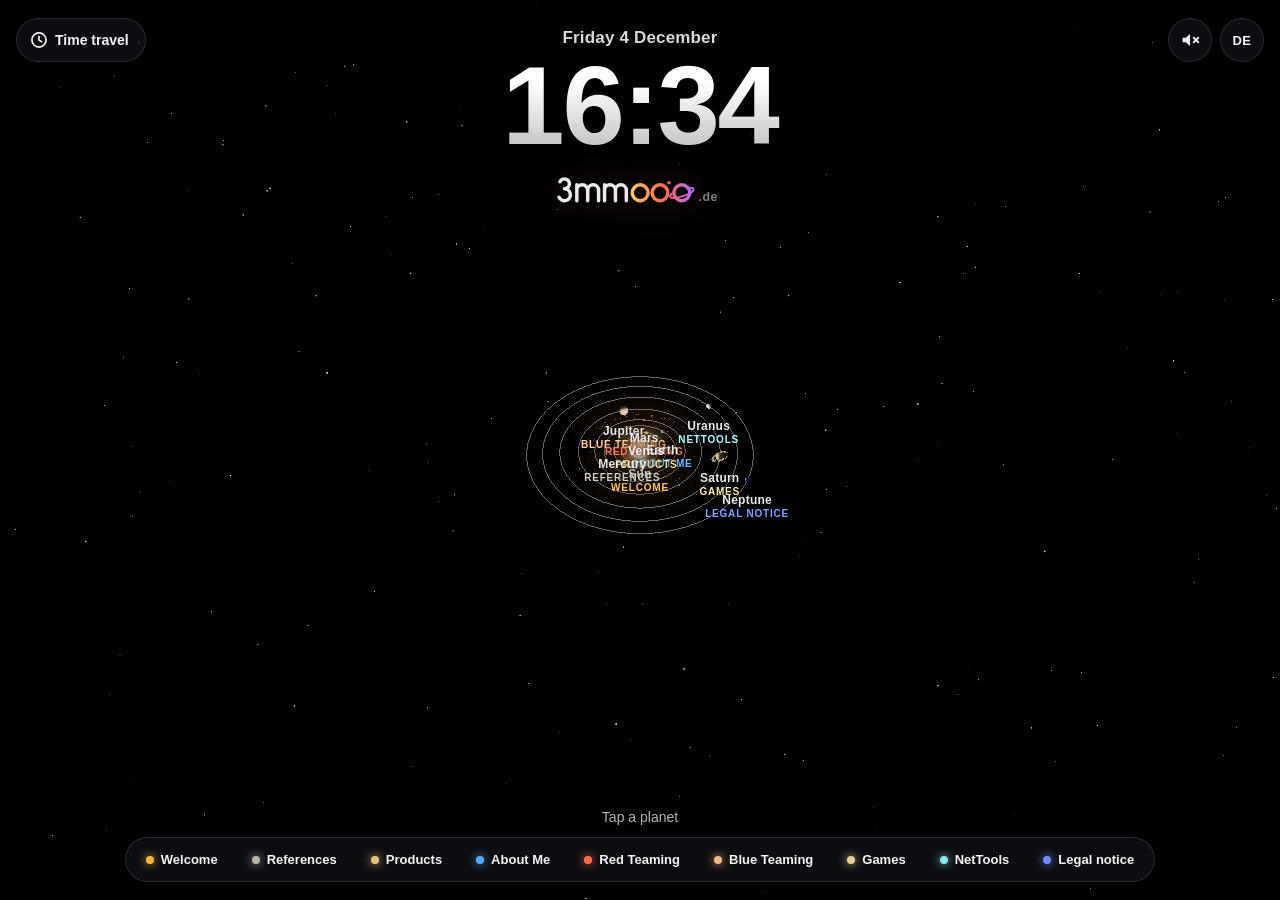
<file: 3mmooo.de/index.html>
<!DOCTYPE html>
<html lang="de">
<head>
  <meta charset="utf-8">
  <meta name="viewport" content="width=device-width, initial-scale=1, viewport-fit=cover">
  <title>3mmooo.de – Emrah Yamak · IT-Security, Software &amp; Spiele</title>
  <meta name="description" content="3mmooo.de von Emrah Yamak: ein interaktives 3D-Sonnensystem rund um IT-Security, Blue &amp; Red Teaming, Netzwerk-Tools, eigene Software und Browserspiele.">
  <meta name="author" content="Emrah Yamak">
  <link rel="canonical" href="https://3mmooo.de/">
  <meta name="theme-color" content="#000000">
  <link rel="icon" href="favicon.svg" type="image/svg+xml">
  <!-- App: installierbar auf dem Homescreen -->
  <link rel="manifest" href="manifest.webmanifest">
  <link rel="apple-touch-icon" href="icons/apple-touch-icon.png">
  <meta name="apple-mobile-web-app-capable" content="yes">
  <meta name="mobile-web-app-capable" content="yes">
  <meta name="apple-mobile-web-app-status-bar-style" content="black-translucent">
  <meta name="apple-mobile-web-app-title" content="3mmooo">
  <!-- Suchmaschinen: wer und was steckt hinter der Seite -->
  <script type="application/ld+json">
    {
      "@context": "https://schema.org",
      "@graph": [
        {
          "@type": "WebSite",
          "name": "3mmooo.de",
          "url": "https://3mmooo.de/",
          "inLanguage": ["de", "en"],
          "author": { "@id": "https://3mmooo.de/#person" }
        },
        {
          "@type": "Person",
          "@id": "https://3mmooo.de/#person",
          "name": "Emrah Yamak",
          "jobTitle": "Entwickler, Cybersecurity, Datenschutzbeauftragter",
          "address": { "@type": "PostalAddress", "addressLocality": "Meerbusch", "addressCountry": "DE" },
          "url": "https://3mmooo.de/",
          "sameAs": ["https://eysec.de/", "https://linkedin.com/in/emrah-yamak", "https://github.com/3mmooo"]
        }
      ]
    }
  </script>
  <link rel="stylesheet" href="css/style.css">
  <script type="importmap">
    {
      "imports": {
        "three": "./lib/three/build/three.module.min.js",
        "three/addons/": "./lib/three/addons/"
      }
    }
  </script>
  <script type="module" src="js/main.js"></script>
</head>
<body>
  <!-- Logo: die drei „o“ als Planeten (Sonne, Planet mit Mond, Saturn) -->
  <svg width="0" height="0" style="position:absolute" aria-hidden="true" focusable="false">
    <defs>
      <linearGradient id="logo-grad" x1="76" y1="0" x2="138" y2="0" gradientUnits="userSpaceOnUse">
        <stop offset="0" stop-color="#ffc861"/>
        <stop offset="0.5" stop-color="#ff6b4a"/>
        <stop offset="1" stop-color="#b26bff"/>
      </linearGradient>
      <mask id="logo-ring-mask" maskUnits="userSpaceOnUse" x="0" y="0" width="168" height="40">
        <rect width="168" height="40" fill="#fff"/>
        <circle cx="126" cy="23" r="9.8" fill="#000"/>
      </mask>
      <symbol id="logo-3mmooo" viewBox="0 0 168 40">
        <g fill="none" stroke="currentColor" stroke-width="3.5" stroke-linecap="round" stroke-linejoin="round">
          <path d="M2.97 11.89 A5 5 0 1 1 7.5 19 A6 6 0 1 1 2.06 27.54"/>
          <path d="M20 31 V15 M20 20.5 a5.5 5.5 0 0 1 11 0 V31 M31 20.5 a5.5 5.5 0 0 1 11 0 V31"/>
          <path d="M48 31 V15 M48 20.5 a5.5 5.5 0 0 1 11 0 V31 M59 20.5 a5.5 5.5 0 0 1 11 0 V31"/>
        </g>
        <g fill="none" stroke="url(#logo-grad)" stroke-width="3.5">
          <circle cx="84" cy="23" r="8"/>
          <circle cx="104" cy="23" r="8"/>
          <circle cx="113" cy="12.8" r="1.6" fill="url(#logo-grad)" stroke="none"/>
          <g transform="rotate(-18 126 23)">
            <path d="M113.5 23 A12.5 3.6 0 0 1 138.5 23" stroke-width="2" mask="url(#logo-ring-mask)"/>
          </g>
          <circle cx="126" cy="23" r="8"/>
          <g transform="rotate(-18 126 23)">
            <path d="M138.5 23 A12.5 3.6 0 0 1 113.5 23" stroke-width="2"/>
          </g>
        </g>
        <text x="143" y="31" font-family="-apple-system, BlinkMacSystemFont, 'Segoe UI', Roboto, sans-serif" font-size="12.5" font-weight="600" fill="currentColor" fill-opacity="0.55" letter-spacing="0.5">.de</text>
      </symbol>
    </defs>
  </svg>

  <canvas id="scene" aria-label="Interaktives Sonnensystem. Jeder Planet ist ein Bereich der Website."></canvas>
  <div id="labels" aria-hidden="false"></div>

  <!-- Sperrbildschirm-Uhr -->
  <header id="lock">
    <p class="date"></p>
    <p class="time"></p>
    <h1 class="brand"><svg class="logo" viewBox="0 0 168 40" role="img" aria-label="3mmooo.de"><use href="#logo-3mmooo"/></svg></h1>
  </header>

  <!-- Oben links in der Übersicht: Zeitreise -->
  <button id="travel-btn" type="button">
    <svg viewBox="0 0 24 24" aria-hidden="true"><circle cx="12" cy="12" r="8.5" fill="none" stroke="currentColor" stroke-width="2"/><path d="M12 7.5V12l3 2" fill="none" stroke="currentColor" stroke-width="2" stroke-linecap="round" stroke-linejoin="round"/></svg>
    <span>Zeitreise</span>
  </button>

  <!-- Oben rechts: Ansicht zurücksetzen, Sound, Sprache -->
  <div id="toolbar">
    <button id="recenter" type="button" aria-label="Ansicht zurücksetzen" title="Ansicht zurücksetzen">
      <svg viewBox="0 0 24 24" aria-hidden="true"><path d="M3 12a9 9 0 1 0 3-6.7M3 4v4h4" fill="none" stroke="currentColor" stroke-width="2.2" stroke-linecap="round" stroke-linejoin="round"/><circle cx="12" cy="12" r="2.5" fill="currentColor"/></svg>
    </button>
    <button id="sound-btn" class="tool-btn" type="button" aria-pressed="false">
      <svg class="ico-off" viewBox="0 0 24 24" aria-hidden="true"><path d="M4 9.5h3.5L12 5.5v13l-4.5-4H4z" fill="currentColor"/><path d="m16 9.5 5 5m0-5-5 5" fill="none" stroke="currentColor" stroke-width="2" stroke-linecap="round"/></svg>
      <svg class="ico-on" viewBox="0 0 24 24" aria-hidden="true"><path d="M4 9.5h3.5L12 5.5v13l-4.5-4H4z" fill="currentColor"/><path d="M15.5 9a4 4 0 0 1 0 6M18 6.5a7.5 7.5 0 0 1 0 11" fill="none" stroke="currentColor" stroke-width="2" stroke-linecap="round"/></svg>
    </button>
    <button id="lang-btn" class="tool-btn" type="button">EN</button>
  </div>

  <!-- Zurück-Button im Zoom -->
  <button id="back" type="button" aria-label="Zurück zum Sonnensystem">
    <svg viewBox="0 0 24 24" aria-hidden="true"><path d="m15 5-7 7 7 7" fill="none" stroke="currentColor" stroke-width="2.4" stroke-linecap="round" stroke-linejoin="round"/></svg>
    <span>Sonnensystem</span>
  </button>

  <div id="bottom">
    <p id="hint">Tippe auf einen Planeten</p>
    <div id="travelbar" hidden>
      <div class="travel-row">
        <label for="travel-date" id="travel-hint">Wo standen die Planeten an diesem Tag?</label>
        <button id="travel-close" type="button" aria-label="Zeitreise beenden">
          <svg viewBox="0 0 24 24" aria-hidden="true"><path d="M6 6l12 12M18 6 6 18" fill="none" stroke="currentColor" stroke-width="2.4" stroke-linecap="round"/></svg>
        </button>
      </div>
      <div class="travel-row">
        <input id="travel-date" type="date" min="1800-01-01" max="2200-12-31">
        <button id="travel-today" type="button">Heute</button>
      </div>
      <input id="travel-range" type="range" min="-18262" max="18262" step="1" value="0" aria-label="Datum verschieben (±50 Jahre)">
      <div class="travel-scale" aria-hidden="true"><span>−50</span><span>0</span><span>+50</span></div>
    </div>
    <nav id="dock" aria-label="Bereiche"></nav>
  </div>

  <aside id="panel" aria-hidden="true" aria-live="polite">
    <div class="grip" aria-hidden="true"></div>
    <button id="panel-close" class="close" type="button" aria-label="Schließen und zurück zum Sonnensystem">
      <svg viewBox="0 0 24 24" aria-hidden="true"><path d="M6 6l12 12M18 6 6 18" fill="none" stroke="currentColor" stroke-width="2.4" stroke-linecap="round"/></svg>
    </button>
    <div class="panel-inner"></div>
  </aside>

  <div id="toast" role="status" aria-live="polite" hidden></div>

  <div id="loader"><svg class="logo" viewBox="0 0 168 40" role="img" aria-label="3mmooo.de"><use href="#logo-3mmooo"/></svg></div>

  <!-- Inhaltsübersicht in Textform: für Suchmaschinen und Screenreader, ohne WebGL sichtbar -->
  <nav id="fallback" aria-label="Seitenübersicht">
    <h1>3mmooo.de – Emrah Yamak</h1>
    <p>Persönliche Website von Emrah Yamak, Entwickler, Cybersecurity-Fachkraft und Datenschutzbeauftragter
      aus Meerbusch. Die Seite ist ein interaktives 3D-Sonnensystem: Jeder Planet ist ein Bereich.</p>
    <p class="no-webgl-only">Dein Browser unterstützt leider kein WebGL – hier die Bereiche als Liste:</p>
    <ul>
      <li>About Me: IT-Support, Fachkraft Systemadministration &amp; Cybersecurity, IT-Sicherheitsbeauftragter (ISO 27001),
        BSI IT-Grundschutz-Praktiker, Datenschutzbeauftragter (IHK). <a href="https://eysec.de/">eysec.de</a>,
        <a href="https://linkedin.com/in/emrah-yamak">LinkedIn</a></li>
      <li>Projekte: <a href="https://fonavio.de/">Fonavio</a> (KI-Telefonagent), <a href="https://billavio.de/">Billavio</a>
        (Büro-Software), <a href="https://rotavio.de/">Rotavio</a> (Dienstplan), <a href="https://dinervio.de/">Dinervio</a> (Restaurant-Bestellshops)</li>
      <li>NetTools: <a href="nettools.html">Subnetzrechner, DNS- und E-Mail-Sicherheitscheck, Port-Lexikon, Nmap-Baukasten,
        Passwort-Generator, Encoder &amp; JWT-Decoder</a></li>
      <li>Hacking-Challenge: <a href="hack.html">Hack the Mars Base</a> – Login-CTF im Browser</li>
      <li>Blue Teaming:
        <a href="https://urlxray.com">URL-Checker</a>,
        <a href="https://www.virustotal.com/gui/home/upload">VirusTotal</a>,
        <a href="https://haveibeenpwned.com">Have I Been Pwned?</a>,
        <a href="https://www.rapid7.com/db/">Rapid7 DB</a>,
        <a href="https://www.exploit-db.com/">Exploit DB</a></li>
      <li>Red Teaming:
        <a href="https://www.kali.org/">Kali Linux</a>,
        <a href="https://revshells.com/">Reverse Shells</a>,
        <a href="ascii.html">ASCII-Generator</a></li>
      <li>Games: <a href="https://eysec.de/GameStation/">GameStation</a>, <a href="snake.html">Snake</a>, <a href="hack.html">Hack the Mars Base</a></li>
      <li>Projekte &amp; Referenzen: <a href="https://eysec.de/">eysec.de</a></li>
    </ul>
    <h2>Impressum</h2>
    <p>Angaben gemäß § 5 DDG: Emrah Yamak, eysec, Hochstr. 29, 40670 Meerbusch, Deutschland.
       E-Mail: kontakt@3vio.de. Verantwortlich nach § 18 Abs. 2 MStV: Emrah Yamak, Anschrift wie oben.</p>
  </nav>
  <noscript><style>#fallback{position:static;width:auto;height:auto;clip:auto;clip-path:none;white-space:normal;padding:40px 24px;max-width:720px;margin:0 auto;line-height:1.6}#fallback .no-webgl-only{display:block}#loader,#lock,#bottom,#back,#toolbar,#travel-btn{display:none}html,body{overflow:auto}</style></noscript>
</body>
</html>
</file>
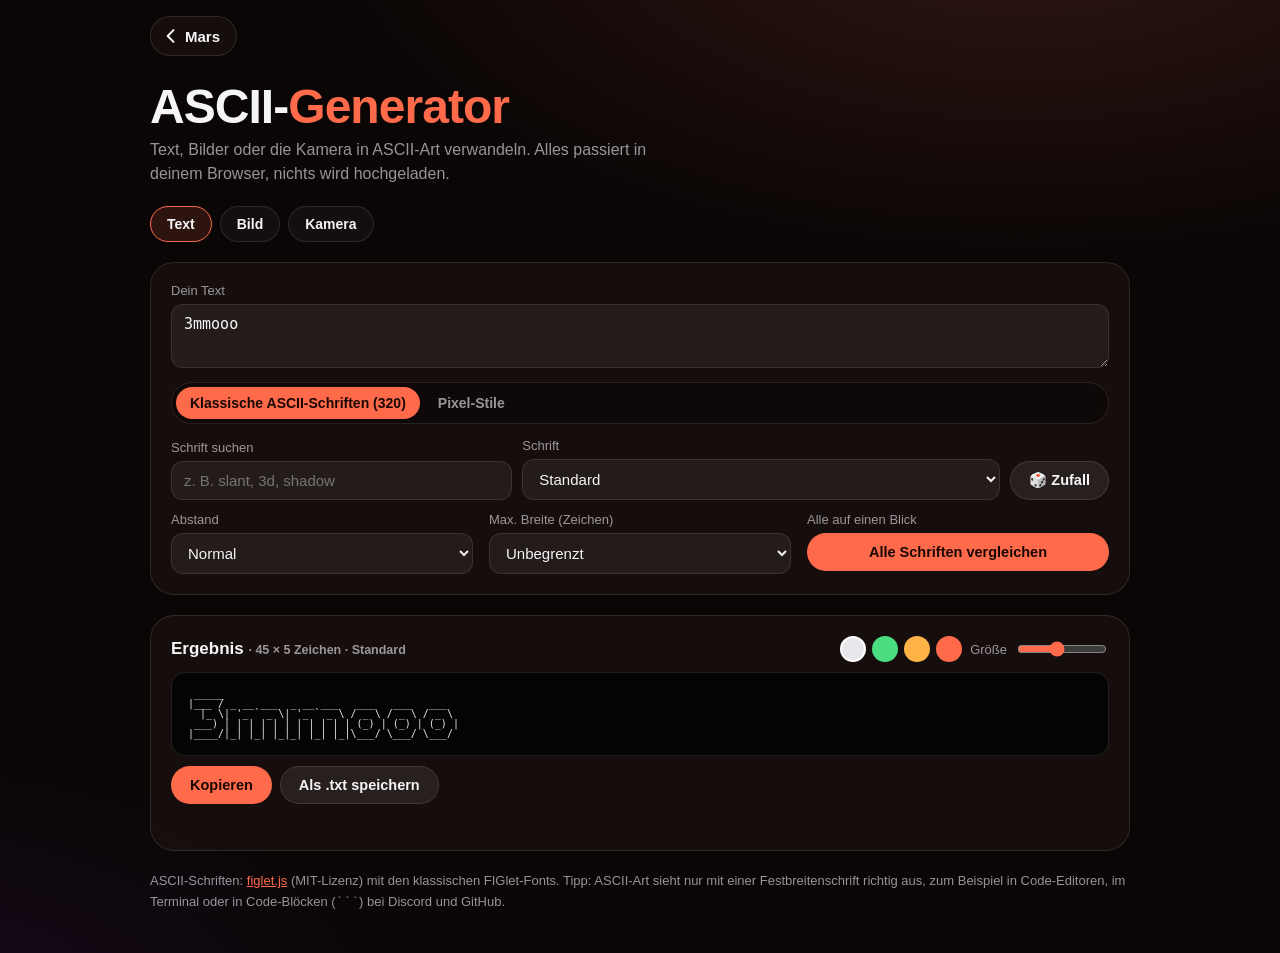
<file: 3mmooo.de/ascii.html>
<!DOCTYPE html>
<html lang="de">
<head>
<meta charset="utf-8">
<meta name="viewport" content="width=device-width, initial-scale=1, viewport-fit=cover">
<title>ASCII-Generator – 3mmooo.de</title>
<meta name="description" content="ASCII-Art-Generator im Browser: Text in 320 klassischen ASCII-Schriften (FIGlet) oder als Pixel-Banner (Blöcke, Braille, Matrix), Bilder und Live-Kamera in ASCII umwandeln – alles lokal, nichts wird hochgeladen.">
<meta name="theme-color" content="#000000">
<link rel="icon" href="favicon.svg" type="image/svg+xml">
<link rel="canonical" href="https://3mmooo.de/ascii.html">
<style>
  :root {
    --bg: #0a0606;
    --panel: rgba(28, 18, 16, 0.72);
    --line: rgba(255, 255, 255, 0.1);
    --text: #f5f5f7;
    --muted: rgba(235, 235, 245, 0.62);
    --acc: #ff6b4a;
    --acc-dim: rgba(255, 107, 74, 0.14);
    --font: -apple-system, BlinkMacSystemFont, "SF Pro Display", "Inter", "Segoe UI", Roboto, sans-serif;
    --mono: ui-monospace, "SF Mono", SFMono-Regular, Menlo, Consolas, "DejaVu Sans Mono", "Liberation Mono", monospace;
    --out-color: #e8e8ec;
    color-scheme: dark;
  }
  * { box-sizing: border-box; }
  html, body { margin: 0; }
  body {
    min-height: 100vh;
    font-family: var(--font);
    color: var(--text);
    background:
      radial-gradient(1200px 600px at 80% -10%, rgba(255, 107, 74, 0.16), transparent 60%),
      radial-gradient(900px 500px at -10% 110%, rgba(138, 43, 226, 0.12), transparent 60%),
      var(--bg);
    -webkit-font-smoothing: antialiased;
    padding: max(16px, env(safe-area-inset-top)) max(16px, env(safe-area-inset-right)) max(40px, env(safe-area-inset-bottom)) max(16px, env(safe-area-inset-left));
  }
  .wrap { max-width: 980px; margin: 0 auto; display: flex; flex-direction: column; gap: 20px; }
  a { color: var(--acc); }
  button, input, select, textarea { font: inherit; color: inherit; }
  :focus-visible { outline: 2px solid var(--acc); outline-offset: 2px; }
  [hidden] { display: none !important; }

  .back {
    align-self: flex-start;
    display: inline-flex; align-items: center; gap: 4px;
    padding: 9px 16px 9px 10px;
    border-radius: 999px;
    border: 1px solid var(--line);
    background: var(--panel);
    color: inherit; text-decoration: none;
    font-weight: 600; font-size: 15px;
  }
  .back svg { width: 20px; height: 20px; }
  header h1 { margin: 6px 0 6px; font-size: clamp(32px, 6vw, 48px); letter-spacing: -0.02em; line-height: 1.05; }
  header h1 span { color: var(--acc); }
  header p { margin: 0; color: var(--muted); font-size: 16px; line-height: 1.5; max-width: 62ch; }

  .tabs { display: flex; flex-wrap: wrap; gap: 8px; }
  .tab {
    padding: 9px 16px; border-radius: 999px; border: 1px solid var(--line);
    background: rgba(255, 255, 255, 0.04); font-size: 14px; font-weight: 600; cursor: pointer;
  }
  .tab:hover { background: rgba(255, 255, 255, 0.08); }
  .tab[aria-selected="true"] { background: var(--acc-dim); border-color: var(--acc); }

  .card {
    border-radius: 24px; border: 1px solid var(--line); background: var(--panel);
    -webkit-backdrop-filter: blur(20px); backdrop-filter: blur(20px);
    padding: 20px; display: flex; flex-direction: column; gap: 14px;
  }
  .controls { display: grid; grid-template-columns: repeat(auto-fit, minmax(170px, 1fr)); gap: 12px 16px; }
  .field { display: flex; flex-direction: column; gap: 6px; font-size: 13px; color: var(--muted); min-width: 0; }
  .field.wide { grid-column: 1 / -1; }
  .field output { color: var(--text); font-variant-numeric: tabular-nums; }
  textarea, input[type="text"], select {
    font-size: 15px; padding: 10px 12px; border-radius: 12px; border: 1px solid var(--line);
    background: rgba(255, 255, 255, 0.06); color: var(--text); outline: none; min-width: 0; width: 100%;
  }
  textarea { font-family: var(--mono); resize: vertical; min-height: 64px; }
  textarea:focus, input[type="text"]:focus, select:focus { border-color: var(--acc); }
  input[type="range"] { width: 100%; accent-color: var(--acc); }
  .check { display: flex; align-items: center; gap: 8px; font-size: 14px; color: var(--text); cursor: pointer; }
  .check input { accent-color: var(--acc); width: 18px; height: 18px; }

  .row { display: flex; flex-wrap: wrap; gap: 8px; align-items: center; }
  .btn {
    padding: 10px 18px; border-radius: 999px; border: 1px solid var(--line);
    background: rgba(255, 255, 255, 0.08); font-weight: 600; font-size: 14.5px; cursor: pointer;
  }
  .btn:hover { background: rgba(255, 255, 255, 0.15); }
  .btn.primary { background: var(--acc); border-color: transparent; color: #1a0703; }
  .btn.primary:hover { background: #ff8467; }
  .hint { font-size: 13px; color: var(--muted); margin: 0; }

  .drop {
    display: grid; place-items: center; text-align: center; gap: 6px;
    padding: 22px; border-radius: 16px; border: 1.5px dashed rgba(255, 255, 255, 0.22);
    color: var(--muted); font-size: 14px; cursor: pointer;
  }
  .drop.over { border-color: var(--acc); background: var(--acc-dim); color: var(--text); }
  .drop strong { color: var(--text); }

  .output-card { gap: 10px; }
  .out-head { display: flex; flex-wrap: wrap; justify-content: space-between; align-items: center; gap: 10px; }
  .out-head h2 { margin: 0; font-size: 17px; }
  .meta { font-size: 12.5px; color: var(--muted); font-variant-numeric: tabular-nums; }
  .out-wrap { overflow: auto; max-height: 70vh; border-radius: 14px; background: #040405; border: 1px solid var(--line); }
  pre#out {
    margin: 0; padding: 16px; font-family: var(--mono); font-size: var(--fs, 10px); line-height: 1.0;
    color: var(--out-color); white-space: pre; width: max-content; min-width: 100%;
  }
  pre#out.color span { color: inherit; }
  .swatches { display: flex; gap: 6px; }
  .swatch { width: 26px; height: 26px; border-radius: 50%; border: 2px solid transparent; cursor: pointer; }
  .swatch[aria-pressed="true"] { border-color: #fff; }
  .status { min-height: 1.2em; font-size: 13px; color: var(--muted); margin: 0; }
  .status.ok { color: #4ade80; }
  .status.err { color: #ff6b6b; }
  footer { color: var(--muted); font-size: 13px; line-height: 1.6; }

  /* Umschalter klassisch / Pixel */
  .seg { display: inline-flex; padding: 4px; gap: 4px; border-radius: 999px; background: rgba(0, 0, 0, 0.35); border: 1px solid var(--line); flex-wrap: wrap; }
  .seg button { border: 0; background: none; padding: 8px 14px; border-radius: 999px; font-size: 14px; font-weight: 600; cursor: pointer; color: var(--muted); }
  .seg button[aria-pressed="true"] { background: var(--acc); color: #1a0703; }
  .fig-row { display: grid; grid-template-columns: minmax(0, 1fr) minmax(0, 1.4fr) auto; gap: 10px; align-items: end; }
  @media (max-width: 620px) { .fig-row { grid-template-columns: 1fr; } }

  /* Vergleich aller Schriften */
  .gallery-head { display: flex; flex-wrap: wrap; gap: 10px; align-items: center; justify-content: space-between; }
  .gallery-head h2 { margin: 0; font-size: 17px; }
  .gallery { display: flex; flex-direction: column; gap: 12px; }
  .tile { border-radius: 16px; border: 1px solid var(--line); background: rgba(0, 0, 0, 0.35); overflow: hidden; }
  .tile header { display: flex; justify-content: space-between; align-items: center; gap: 8px; padding: 8px 10px 8px 14px; border-bottom: 1px solid var(--line); }
  .tile h3 { margin: 0; font-size: 13.5px; font-weight: 700; }
  .tile .mini { padding: 6px 12px; font-size: 12.5px; }
  .tile .tile-out { overflow-x: auto; }
  .tile pre { margin: 0; padding: 12px 14px; font: 9px/1.05 var(--mono); color: var(--out-color); white-space: pre; min-height: 60px; }
  video, canvas.work { display: none; }
</style>
</head>
<body>
<div class="wrap">
  <a class="back" href="index.html#mars">
    <svg viewBox="0 0 24 24" aria-hidden="true"><path d="m15 5-7 7 7 7" fill="none" stroke="currentColor" stroke-width="2.4" stroke-linecap="round" stroke-linejoin="round"/></svg>
    Mars
  </a>

  <header>
    <h1>ASCII-<span>Generator</span></h1>
    <p>Text, Bilder oder die Kamera in ASCII-Art verwandeln. Alles passiert in deinem Browser, nichts wird hochgeladen.</p>
  </header>

  <nav class="tabs" role="tablist" aria-label="Modus">
    <button class="tab" role="tab" id="tab-text" data-mode="text" aria-selected="true">Text</button>
    <button class="tab" role="tab" id="tab-bild" data-mode="bild" aria-selected="false">Bild</button>
    <button class="tab" role="tab" id="tab-kamera" data-mode="kamera" aria-selected="false">Kamera</button>
  </nav>

  <!-- Text -->
  <section class="card" data-panel="text" aria-labelledby="tab-text">
    <label class="field wide">Dein Text
      <textarea id="txt-in" rows="2" spellcheck="false">3mmooo</textarea>
    </label>
    <div class="seg" role="group" aria-label="Art der Schrift">
      <button type="button" id="kind-fig" aria-pressed="true">Klassische ASCII-Schriften (<span id="fig-count">320</span>)</button>
      <button type="button" id="kind-pix" aria-pressed="false">Pixel-Stile</button>
    </div>

    <div id="fig-controls">
      <div class="fig-row">
        <label class="field">Schrift suchen
          <input type="text" id="fig-search" placeholder="z. B. slant, 3d, shadow" spellcheck="false" autocomplete="off">
        </label>
        <label class="field">Schrift
          <select id="fig-font"></select>
        </label>
        <button class="btn" type="button" id="fig-random" title="Zufällige Schrift">🎲 Zufall</button>
      </div>
      <div class="controls" style="margin-top:12px">
        <label class="field">Abstand
          <select id="fig-layout">
            <option value="default">Normal</option>
            <option value="fitted">Kompakt</option>
            <option value="full">Breit</option>
          </select>
        </label>
        <label class="field">Max. Breite (Zeichen)
          <select id="fig-width">
            <option value="0">Unbegrenzt</option>
            <option value="80">80 (Terminal)</option>
            <option value="120">120</option>
            <option value="60">60</option>
          </select>
        </label>
        <div class="field">Alle auf einen Blick
          <button class="btn primary" type="button" id="fig-compare">Alle Schriften vergleichen</button>
        </div>
      </div>
    </div>

    <div class="controls" id="pix-controls" hidden>
      <label class="field">Stil
        <select id="txt-style">
          <option value="block">Blöcke █</option>
          <option value="hash">Raute #</option>
          <option value="shade">Schattiert ░▒▓█</option>
          <option value="braille">Braille-Punkte ⣿ (fein)</option>
          <option value="matrix">Matrix 0101</option>
          <option value="outline">Umriss</option>
        </select>
      </label>
      <label class="field">Schriftart
        <select id="txt-font">
          <option value="900 100px 'Arial Black', 'Arial', sans-serif">Fett (Sans)</option>
          <option value="700 100px Impact, 'Arial Narrow', sans-serif">Impact</option>
          <option value="700 100px Georgia, 'Times New Roman', serif">Serif</option>
          <option value="700 100px 'Courier New', monospace">Schreibmaschine</option>
          <option value="italic 700 100px 'Brush Script MT', cursive">Schreibschrift</option>
        </select>
      </label>
      <label class="field">Höhe (Zeilen) <output id="txt-rows-v">10</output>
        <input type="range" id="txt-rows" min="4" max="30" value="10">
      </label>
    </div>
  </section>

  <!-- Bild -->
  <section class="card" data-panel="bild" aria-labelledby="tab-bild" hidden>
    <label class="drop" id="drop" for="img-file">
      <strong>Bild auswählen oder hierher ziehen</strong>
      <span>PNG, JPG, GIF, WebP – bleibt auf deinem Gerät</span>
    </label>
    <input type="file" id="img-file" accept="image/*" hidden>
    <div class="controls">
      <label class="field">Breite (Zeichen) <output id="img-cols-v">100</output>
        <input type="range" id="img-cols" min="20" max="240" value="100">
      </label>
      <label class="field">Zeichensatz
        <select id="img-ramp">
          <option value="standard">Standard  .:-=+*#%@</option>
          <option value="fein">Fein (70 Stufen)</option>
          <option value="block">Blöcke ░▒▓█</option>
          <option value="braille">Braille ⣿ (sehr fein)</option>
          <option value="binaer">Binär 0 1</option>
        </select>
      </label>
      <label class="field">Kontrast <output id="img-contrast-v">1.0</output>
        <input type="range" id="img-contrast" min="0.5" max="2.5" step="0.1" value="1">
      </label>
      <div class="field">Optionen
        <label class="check"><input type="checkbox" id="img-invert"> Invertieren (für hellen Hintergrund)</label>
        <label class="check"><input type="checkbox" id="img-color"> In Farbe</label>
      </div>
    </div>
  </section>

  <!-- Kamera -->
  <section class="card" data-panel="kamera" aria-labelledby="tab-kamera" hidden>
    <p class="hint">Die Kamera startet erst nach deinem Klick. Das Bild bleibt auf deinem Gerät und wird nirgends gespeichert.</p>
    <div class="row">
      <button class="btn primary" id="cam-start">Kamera starten</button>
      <button class="btn" id="cam-stop" hidden>Stoppen</button>
      <button class="btn" id="cam-snap" hidden>Standbild</button>
    </div>
    <div class="controls">
      <label class="field">Breite (Zeichen) <output id="cam-cols-v">90</output>
        <input type="range" id="cam-cols" min="30" max="180" value="90">
      </label>
      <label class="field">Zeichensatz
        <select id="cam-ramp">
          <option value="standard">Standard</option>
          <option value="fein">Fein</option>
          <option value="block">Blöcke</option>
          <option value="binaer">Matrix 0 1</option>
        </select>
      </label>
    </div>
  </section>

  <!-- Ausgabe -->
  <section class="card output-card" aria-label="Ergebnis">
    <div class="out-head">
      <h2>Ergebnis <span class="meta" id="meta"></span></h2>
      <div class="row">
        <div class="swatches" role="group" aria-label="Textfarbe">
          <button class="swatch" data-color="#e8e8ec" style="background:#e8e8ec" aria-label="Weiß" aria-pressed="true"></button>
          <button class="swatch" data-color="#4ade80" style="background:#4ade80" aria-label="Terminal-Grün" aria-pressed="false"></button>
          <button class="swatch" data-color="#ffb347" style="background:#ffb347" aria-label="Bernstein" aria-pressed="false"></button>
          <button class="swatch" data-color="#ff6b4a" style="background:#ff6b4a" aria-label="Mars-Rot" aria-pressed="false"></button>
        </div>
        <label class="field" style="flex-direction:row;align-items:center;gap:8px">Größe
          <input type="range" id="fs" min="4" max="18" value="10" style="width:90px" aria-label="Schriftgröße der Vorschau">
        </label>
      </div>
    </div>
    <div class="out-wrap"><pre id="out" aria-live="off"></pre></div>
    <div class="row">
      <button class="btn primary" id="copy">Kopieren</button>
      <button class="btn" id="download">Als .txt speichern</button>
    </div>
    <p class="status" id="status" role="status"></p>
  </section>

  <section class="card" id="gallery-card" hidden aria-labelledby="gallery-title">
    <div class="gallery-head">
      <h2 id="gallery-title">Alle Schriften <span class="meta" id="gallery-meta"></span></h2>
      <div class="row">
        <input type="text" id="gallery-filter" placeholder="Filtern …" spellcheck="false" autocomplete="off" style="width:180px">
        <button class="btn" type="button" id="gallery-close">Schließen</button>
      </div>
    </div>
    <p class="hint">Jede Schrift wird erst geladen, wenn du zu ihr scrollst. „Übernehmen“ setzt sie oben als Schrift.</p>
    <div class="gallery" id="gallery"></div>
  </section>

  <footer>
    ASCII-Schriften: <a href="https://github.com/patorjk/figlet.js" target="_blank" rel="noopener noreferrer">figlet.js</a> (MIT-Lizenz) mit den klassischen FIGlet-Fonts.
    Tipp: ASCII-Art sieht nur mit einer Festbreitenschrift richtig aus, zum Beispiel in Code-Editoren, im Terminal
    oder in Code-Blöcken (<code>```</code>) bei Discord und GitHub.
  </footer>
</div>

<video id="video" playsinline muted></video>
<canvas class="work" id="work"></canvas>

<script>
(() => {
  'use strict';
  const $ = (s) => document.querySelector(s);
  const work = $('#work');
  const ctx = work.getContext('2d', { willReadFrequently: true });
  const out = $('#out');
  let mode = 'text';
  let lastText = '';

  const RAMPS = {
    standard: ' .:-=+*#%@',
    fein: " .'`^\",:;Il!i><~+_-?][}{1)(|\\/tfjrxnuvczXYUJCLQ0OZmwqpdbkhao*#MW&8%B@$",
    block: ' ░▒▓█',
    binaer: ' 01',
  };

  // ---------- Grundlagen: Bild in Helligkeitsraster umwandeln ----------
  // Liefert für jede Zelle die "Deckung" 0..1 (1 = voll/dunkel bzw. Text) und optional die Farbe.
  function sample(cols, rows, src, opts = {}) {
    const { invert = false, contrast = 1, alphaMode = false, sub = [1, 1] } = opts;
    const w = cols * sub[0], h = rows * sub[1];
    work.width = w; work.height = h;
    ctx.clearRect(0, 0, w, h);
    if (!alphaMode) { ctx.fillStyle = '#fff'; ctx.fillRect(0, 0, w, h); }
    ctx.imageSmoothingEnabled = true;
    ctx.imageSmoothingQuality = 'high';
    ctx.drawImage(src, 0, 0, w, h);
    const d = ctx.getImageData(0, 0, w, h).data;
    const val = new Float32Array(w * h);
    const col = new Uint8ClampedArray(w * h * 3);
    for (let i = 0; i < w * h; i++) {
      const r = d[i * 4], g = d[i * 4 + 1], b = d[i * 4 + 2], a = d[i * 4 + 3] / 255;
      let v;
      if (alphaMode) v = a;
      else {
        const lum = (0.2126 * r + 0.7152 * g + 0.0722 * b) / 255;
        v = lum;                                                // hell = dichtes Zeichen (Vorschau ist dunkel)
        v = Math.min(1, Math.max(0, (v - 0.5) * contrast + 0.5));
      }
      val[i] = invert ? 1 - v : v;
      col[i * 3] = r; col[i * 3 + 1] = g; col[i * 3 + 2] = b;
    }
    return { val, col, w, h };
  }

  function rampText(grid, cols, rows, ramp, { binary = false, color = false } = {}) {
    const lines = [];
    const html = [];
    for (let y = 0; y < rows; y++) {
      let line = '', hline = '';
      for (let x = 0; x < cols; x++) {
        const i = y * cols + x;
        const v = grid.val[i];
        let ch;
        if (binary) ch = v < 0.35 ? ' ' : (Math.random() < 0.5 ? '0' : '1');
        else ch = ramp[Math.min(ramp.length - 1, Math.floor(v * ramp.length))];
        line += ch;
        if (color) {
          const r = grid.col[i * 3], g = grid.col[i * 3 + 1], b = grid.col[i * 3 + 2];
          hline += ch === ' ' ? ' ' : `<span style="color:rgb(${r},${g},${b})">${ch === '<' ? '&lt;' : ch === '>' ? '&gt;' : ch === '&' ? '&amp;' : ch}</span>`;
        }
      }
      lines.push(line.replace(/\s+$/, ''));
      if (color) html.push(hline);
    }
    return { text: trimBlock(lines), html: color ? html.join('\n') : null };
  }

  // Braille: jede Zelle = 2×4 Punkte → sehr feine Auflösung
  const BRAILLE_BITS = [[0x01, 0x08], [0x02, 0x10], [0x04, 0x20], [0x40, 0x80]];
  function brailleText(grid, cols, rows, threshold = 0.5) {
    const lines = [];
    for (let y = 0; y < rows; y++) {
      let line = '';
      for (let x = 0; x < cols; x++) {
        let bits = 0;
        for (let dy = 0; dy < 4; dy++) for (let dx = 0; dx < 2; dx++) {
          if (grid.val[(y * 4 + dy) * grid.w + x * 2 + dx] > threshold) bits |= BRAILLE_BITS[dy][dx];
        }
        line += bits ? String.fromCharCode(0x2800 + bits) : ' ';
      }
      lines.push(line.replace(/\s+$/, ''));
    }
    return trimBlock(lines);
  }

  // leere Zeilen oben/unten und gemeinsame Einrückung links entfernen
  function trimBlock(lines) {
    while (lines.length && !lines[0].trim()) lines.shift();
    while (lines.length && !lines[lines.length - 1].trim()) lines.pop();
    const indent = Math.min(...lines.filter((l) => l.trim()).map((l) => l.match(/^ */)[0].length));
    return lines.map((l) => l.slice(Number.isFinite(indent) ? indent : 0)).join('\n');
  }

  function show(text, html, info) {
    lastText = text;
    if (html) { out.innerHTML = html; out.classList.add('color'); }
    else { out.textContent = text; out.classList.remove('color'); }
    const lines = text ? text.split('\n') : [];
    $('#meta').textContent = text ? `· ${Math.max(...lines.map((l) => [...l].length))} × ${lines.length} Zeichen${info ? ' · ' + info : ''}` : '';
  }

  // ---------- Klassische ASCII-Schriften (FIGlet) ----------
  const FAVORITES = ['Standard', 'Slant', 'Big', 'Doom', 'ANSI Shadow', 'ANSI Regular', 'Banner3', 'Block', 'Shadow',
    'Small', 'Small Slant', '3D-ASCII', 'Larry 3D', 'Isometric1', 'Graffiti', 'Star Wars', 'Bloody', 'Colossal', 'Epic',
    'Ogre', 'Speed', 'Sub-Zero', 'Univers', 'Electronic', 'Calvin S', 'Delta Corps Priest 1', 'DOS Rebel', 'Elite',
    'Fire Font-k', 'Ghost', 'Poison', 'Rectangles', 'Stop', 'Alpha', 'Big Money-ne', 'Swamp Land', 'Train',
    'Def Leppard', 'Rammstein', "Patorjk's Cheese", 'Georgia11', 'Roman', 'Cyberlarge', 'Basic', 'Lean', 'Merlin1'];
  const FONT_STORE = '3mmooo-ascii-font';
  let figlet = null, allFonts = [], kind = 'fig';

  async function loadFiglet() {
    if (figlet) return figlet;
    const mod = await import('./lib/figlet/figlet.mjs');
    figlet = mod.default;
    figlet.defaults({ fontPath: './lib/figlet/fonts' });
    allFonts = await (await fetch('lib/figlet/fonts.json')).json();
    $('#fig-count').textContent = allFonts.length;
    fillFontSelect();
    return figlet;
  }

  function fillFontSelect() {
    const q = $('#fig-search').value.trim().toLowerCase();
    const sel = $('#fig-font');
    const keep = sel.value || (() => { try { return localStorage.getItem(FONT_STORE); } catch { return null; } })() || 'Standard';
    const match = (f) => !q || f.toLowerCase().includes(q);
    const fav = FAVORITES.filter((f) => allFonts.includes(f) && match(f));
    const rest = allFonts.filter((f) => !FAVORITES.includes(f) && match(f));
    const opt = (f) => `<option value="${escAttr(f)}">${escHtml(f)}</option>`;
    sel.innerHTML = (fav.length ? `<optgroup label="Beliebt">${fav.map(opt).join('')}</optgroup>` : '') +
      (rest.length ? `<optgroup label="Alle A–Z">${rest.map(opt).join('')}</optgroup>` : '');
    if ([...sel.options].some((o) => o.value === keep)) sel.value = keep;
    else if (sel.options.length && q) { sel.selectedIndex = 0; }
  }
  const escHtml = (t) => String(t).replace(/[&<>]/g, (c) => ({ '&': '&amp;', '<': '&lt;', '>': '&gt;' }[c]));
  const escAttr = (t) => escHtml(t).replace(/"/g, '&quot;');

  function figOptions(font) {
    const width = +$('#fig-width').value;
    return { font, horizontalLayout: $('#fig-layout').value, width: width || 1000, whitespaceBreak: true };
  }
  function cleanFig(t) {
    const lines = t.replace(/\r/g, '').split('\n').map((l) => l.replace(/\s+$/, ''));
    return trimBlock(lines);
  }

  let figToken = 0;
  async function renderFig() {
    const raw = $('#txt-in').value.replace(/\r/g, '');
    if (!raw.trim()) { show(''); return; }
    const token = ++figToken;
    try {
      await loadFiglet();
      const font = $('#fig-font').value || 'Standard';
      try { localStorage.setItem(FONT_STORE, font); } catch {}
      // jede Zeile einzeln, damit Zeilenumbrüche erhalten bleiben
      const parts = [];
      for (const line of raw.split('\n')) parts.push(line.trim() ? cleanFig(await figlet.text(line, figOptions(font))) : '');
      if (token !== figToken) return;
      show(parts.join('\n\n'), null, font);
      setStatus('');
    } catch (e) {
      if (token === figToken) setStatus('Die Schrift konnte nicht geladen werden.', 'err');
    }
  }

  function setKind(k) {
    kind = k;
    $('#kind-fig').setAttribute('aria-pressed', String(k === 'fig'));
    $('#kind-pix').setAttribute('aria-pressed', String(k === 'pix'));
    $('#fig-controls').hidden = k !== 'fig';
    $('#pix-controls').hidden = k !== 'pix';
    renderText();
  }
  $('#kind-fig').addEventListener('click', () => setKind('fig'));
  $('#kind-pix').addEventListener('click', () => setKind('pix'));
  $('#fig-search').addEventListener('input', () => { fillFontSelect(); renderFig(); });
  $('#fig-font').addEventListener('change', renderFig);
  $('#fig-layout').addEventListener('change', renderFig);
  $('#fig-width').addEventListener('change', renderFig);
  $('#fig-random').addEventListener('click', async () => {
    await loadFiglet();
    $('#fig-search').value = '';
    fillFontSelect();
    $('#fig-font').value = allFonts[Math.floor(Math.random() * allFonts.length)];
    renderFig();
  });

  // Vergleich: Text in allen Schriften, jede erst beim Hinscrollen geladen
  let galleryObserver = null;
  async function openGallery() {
    await loadFiglet();
    const card = $('#gallery-card');
    card.hidden = false;
    buildGallery();
    card.scrollIntoView({ behavior: 'smooth', block: 'start' });
  }
  function galleryText() {
    const t = $('#txt-in').value.split('\n').find((l) => l.trim()) || '3mmooo';
    return t.slice(0, 24);
  }
  function buildGallery() {
    const q = $('#gallery-filter').value.trim().toLowerCase();
    const fonts = allFonts.filter((f) => !q || f.toLowerCase().includes(q));
    $('#gallery-meta').textContent = `· ${fonts.length} Schriften`;
    const box = $('#gallery');
    galleryObserver?.disconnect();
    box.innerHTML = fonts.map((f, i) => `
      <article class="tile" data-font="${escAttr(f)}">
        <header><h3>${escHtml(f)}</h3>
          <div class="row"><button class="btn mini" data-use>Übernehmen</button><button class="btn mini" data-copy>Kopieren</button></div>
        </header>
        <div class="tile-out"><pre id="g-${i}">…</pre></div>
      </article>`).join('');
    const text = galleryText();
    galleryObserver = new IntersectionObserver((entries) => {
      for (const en of entries) {
        if (!en.isIntersecting) continue;
        galleryObserver.unobserve(en.target);
        const tile = en.target, font = tile.dataset.font;
        figlet.text(text, { font, horizontalLayout: 'default', width: 1000 })
          .then((t) => { tile.querySelector('pre').textContent = cleanFig(t) || '(Diese Schrift kennt diese Zeichen nicht)'; })
          .catch(() => { tile.querySelector('pre').textContent = '(Schrift konnte nicht geladen werden)'; });
      }
    }, { rootMargin: '400px 0px' });
    box.querySelectorAll('.tile').forEach((t) => galleryObserver.observe(t));
  }
  $('#fig-compare').addEventListener('click', openGallery);
  $('#gallery-close').addEventListener('click', () => { $('#gallery-card').hidden = true; galleryObserver?.disconnect(); });
  $('#gallery-filter').addEventListener('input', buildGallery);
  $('#gallery').addEventListener('click', (e) => {
    const tile = e.target.closest('.tile');
    if (!tile) return;
    if (e.target.closest('[data-use]')) {
      $('#fig-search').value = '';
      fillFontSelect();
      $('#fig-font').value = tile.dataset.font;
      setKind('fig');
      $('#tab-text').scrollIntoView({ behavior: 'smooth' });
    } else if (e.target.closest('[data-copy]')) {
      const text = tile.querySelector('pre').textContent;
      navigator.clipboard.writeText(text).then(() => setStatus(`„${tile.dataset.font}“ kopiert ✓`, 'ok'))
        .catch(() => setStatus('Kopieren nicht erlaubt – bitte den Text markieren und kopieren.', 'err'));
    }
  });

  // ---------- Pixel-Stile (Text per Canvas abtasten) ----------
  const textCanvas = document.createElement('canvas');
  const tctx = textCanvas.getContext('2d');
  function renderText() {
    if (kind === 'fig') return renderFig();
    return renderPixel();
  }
  function renderPixel() {
    const raw = $('#txt-in').value.replace(/\r/g, '');
    const style = $('#txt-style').value;
    const rowsPerLine = +$('#txt-rows').value;
    $('#txt-rows-v').textContent = rowsPerLine;
    const lines = raw.split('\n').map((l) => l.trimEnd());
    if (!raw.trim()) { show(''); return; }

    tctx.font = $('#txt-font').value;
    const pad = 6;
    // echte Buchstabenhöhe messen, damit die Zeilen voll genutzt werden
    let asc = 0, desc = 0;
    for (const l of lines) {
      const m = tctx.measureText(l || ' ');
      asc = Math.max(asc, m.actualBoundingBoxAscent || 72);
      desc = Math.max(desc, m.actualBoundingBoxDescent || 0);
    }
    const glyphH = Math.ceil(asc + desc);
    const gap = Math.round(glyphH * 0.25);
    const widthPx = Math.max(...lines.map((l) => tctx.measureText(l || ' ').width)) + pad * 2;
    textCanvas.width = Math.ceil(widthPx);
    textCanvas.height = glyphH * lines.length + gap * (lines.length - 1) + pad * 2;
    tctx.font = $('#txt-font').value;
    tctx.fillStyle = '#000';
    tctx.textBaseline = 'alphabetic';
    if (style === 'outline') { tctx.lineWidth = 6; tctx.strokeStyle = '#000'; }
    lines.forEach((l, i) => {
      const y = pad + i * (glyphH + gap) + asc;
      if (style === 'outline') tctx.strokeText(l, pad, y); else tctx.fillText(l, pad, y);
    });

    // Zeichen sind etwa doppelt so hoch wie breit → Zellen im Verhältnis 1:2
    const rows = Math.round(rowsPerLine * textCanvas.height / glyphH);
    const cellH = textCanvas.height / rows;
    const cols = Math.max(1, Math.round(textCanvas.width / (cellH * 0.5)));

    let text;
    if (style === 'braille') {
      const grid = sample(cols, rows, textCanvas, { alphaMode: true, sub: [2, 4] });
      text = brailleText(grid, cols, rows, 0.45);
    } else {
      const grid = sample(cols, rows, textCanvas, { alphaMode: true });
      if (style === 'block') text = rampText(grid, cols, rows, '  ███').text;
      else if (style === 'hash') text = rampText(grid, cols, rows, '  ###').text;
      else if (style === 'shade') text = rampText(grid, cols, rows, ' ░▒▓█').text;
      else if (style === 'matrix') text = rampText(grid, cols, rows, '', { binary: true }).text;
      else text = rampText(grid, cols, rows, '  @@@').text;
    }
    show(text);
  }

  // ---------- Bild ----------
  let image = null;
  function renderImage() {
    $('#img-cols-v').textContent = $('#img-cols').value;
    $('#img-contrast-v').textContent = (+$('#img-contrast').value).toFixed(1);
    if (!image) { show(''); setStatus('Wähle zuerst ein Bild aus.'); return; }
    const cols = +$('#img-cols').value;
    const rows = Math.max(1, Math.round(cols * (image.naturalHeight / image.naturalWidth) * 0.5));
    const rampKey = $('#img-ramp').value;
    const opts = { invert: $('#img-invert').checked, contrast: +$('#img-contrast').value };
    if (rampKey === 'braille') {
      const grid = sample(cols, rows, image, { ...opts, sub: [2, 4] });
      show(brailleText(grid, cols, rows, 0.5));
    } else {
      const grid = sample(cols, rows, image, opts);
      const r = rampText(grid, cols, rows, RAMPS[rampKey] || RAMPS.standard, { binary: rampKey === 'binaer', color: $('#img-color').checked });
      show(r.text, r.html);
    }
    setStatus('');
  }
  function loadFile(file) {
    if (!file || !file.type.startsWith('image/')) { setStatus('Das ist keine Bilddatei.', 'err'); return; }
    const url = URL.createObjectURL(file);
    const img = new Image();
    img.onload = () => { image = img; renderImage(); };
    img.onerror = () => setStatus('Das Bild konnte nicht gelesen werden.', 'err');
    img.src = url;
  }
  $('#img-file').addEventListener('change', (e) => loadFile(e.target.files[0]));
  const drop = $('#drop');
  ['dragenter', 'dragover'].forEach((t) => drop.addEventListener(t, (e) => { e.preventDefault(); drop.classList.add('over'); }));
  ['dragleave', 'drop'].forEach((t) => drop.addEventListener(t, (e) => { e.preventDefault(); drop.classList.remove('over'); }));
  drop.addEventListener('drop', (e) => loadFile(e.dataTransfer.files[0]));
  window.addEventListener('paste', (e) => {
    const item = [...(e.clipboardData?.items || [])].find((i) => i.type.startsWith('image/'));
    if (item) { setMode('bild'); loadFile(item.getAsFile()); }
  });

  // ---------- Kamera ----------
  const video = $('#video');
  let stream = null, raf = 0, frozen = false;
  async function startCam() {
    try {
      stream = await navigator.mediaDevices.getUserMedia({ video: { facingMode: 'user', width: { ideal: 640 } }, audio: false });
    } catch {
      setStatus('Kein Zugriff auf die Kamera. Bitte im Browser erlauben (funktioniert nur über https).', 'err');
      return;
    }
    video.srcObject = stream;
    await video.play();
    frozen = false;
    $('#cam-start').hidden = true; $('#cam-stop').hidden = false; $('#cam-snap').hidden = false;
    $('#cam-snap').textContent = 'Standbild';
    setStatus('Kamera läuft.', 'ok');
    loop();
  }
  function stopCam() {
    cancelAnimationFrame(raf);
    stream?.getTracks().forEach((t) => t.stop());
    stream = null;
    $('#cam-start').hidden = false; $('#cam-stop').hidden = true; $('#cam-snap').hidden = true;
    setStatus('');
  }
  let lastFrame = 0;
  function loop(now = 0) {
    raf = requestAnimationFrame(loop);
    if (frozen || now - lastFrame < 66 || !video.videoWidth) return;   // ~15 Bilder/s
    lastFrame = now;
    $('#cam-cols-v').textContent = $('#cam-cols').value;
    const cols = +$('#cam-cols').value;
    const rows = Math.round(cols * (video.videoHeight / video.videoWidth) * 0.5);
    // gespiegelt wie ein Spiegel
    const mirror = document.createElement('canvas');
    mirror.width = video.videoWidth; mirror.height = video.videoHeight;
    const m = mirror.getContext('2d');
    m.translate(mirror.width, 0); m.scale(-1, 1); m.drawImage(video, 0, 0);
    const key = $('#cam-ramp').value;
    const grid = sample(cols, rows, mirror, { contrast: 1.3 });
    show(rampText(grid, cols, rows, RAMPS[key], { binary: key === 'binaer' }).text, null, 'live');
  }
  $('#cam-start').addEventListener('click', startCam);
  $('#cam-stop').addEventListener('click', stopCam);
  $('#cam-snap').addEventListener('click', () => {
    frozen = !frozen;
    $('#cam-snap').textContent = frozen ? 'Weiter' : 'Standbild';
  });

  // ---------- Modus, Ausgabe, Kopieren ----------
  function setMode(next) {
    mode = next;
    document.querySelectorAll('.tab').forEach((t) => t.setAttribute('aria-selected', String(t.dataset.mode === mode)));
    document.querySelectorAll('[data-panel]').forEach((p) => { p.hidden = p.dataset.panel !== mode; });
    if (mode !== 'kamera') stopCam();
    try { history.replaceState(null, '', '#' + mode); } catch {}
    refresh();
  }
  function refresh() {
    if (mode === 'text') renderText();
    else if (mode === 'bild') renderImage();
    else if (!stream) { show(''); setStatus(''); }
  }
  document.querySelectorAll('.tab').forEach((t) => t.addEventListener('click', () => setMode(t.dataset.mode)));

  ['#txt-style', '#txt-font', '#txt-rows'].forEach((s) => $(s).addEventListener('input', renderPixel));
  let typeTimer = 0;
  $('#txt-in').addEventListener('input', () => {
    clearTimeout(typeTimer);
    typeTimer = setTimeout(() => {
      renderText();
      if (!$('#gallery-card').hidden) buildGallery();
    }, 150);
  });
  ['#img-cols', '#img-ramp', '#img-contrast', '#img-invert', '#img-color'].forEach((s) => $(s).addEventListener('input', renderImage));

  function setStatus(msg, kind = '') { const s = $('#status'); s.textContent = msg; s.className = 'status ' + kind; }

  $('#copy').addEventListener('click', () => {
    if (!lastText) return setStatus('Noch nichts zum Kopieren.', 'err');
    navigator.clipboard.writeText(lastText)
      .then(() => setStatus('Kopiert ✓', 'ok'))
      .catch(() => {
        const r = document.createRange(); r.selectNodeContents(out);
        const sel = getSelection(); sel.removeAllRanges(); sel.addRange(r);
        setStatus('Text ist markiert – jetzt mit Strg+C bzw. Teilen kopieren.');
      });
  });
  $('#download').addEventListener('click', () => {
    if (!lastText) return setStatus('Noch nichts zum Speichern.', 'err');
    const a = document.createElement('a');
    a.href = URL.createObjectURL(new Blob([lastText + '\n'], { type: 'text/plain;charset=utf-8' }));
    a.download = 'ascii-art.txt';
    document.body.appendChild(a); a.click(); a.remove();
    setTimeout(() => URL.revokeObjectURL(a.href), 2000);
  });

  document.querySelectorAll('.swatch').forEach((b) => b.addEventListener('click', () => {
    document.querySelectorAll('.swatch').forEach((x) => x.setAttribute('aria-pressed', String(x === b)));
    document.documentElement.style.setProperty('--out-color', b.dataset.color);
  }));
  $('#fs').addEventListener('input', () => out.style.setProperty('--fs', $('#fs').value + 'px'));

  // Handy: kleinere Vorschau-Schrift, damit mehr aufs Display passt
  if (innerWidth < 600) { $('#fs').value = 6; out.style.setProperty('--fs', '6px'); }

  // Start: Modus aus der URL (#text, #bild, #kamera)
  const start = location.hash.slice(1);
  if (document.fonts?.ready) document.fonts.ready.then(() => setMode(['text', 'bild', 'kamera'].includes(start) ? start : 'text'));
  else setMode(['text', 'bild', 'kamera'].includes(start) ? start : 'text');
})();
</script>
</body>
</html>
</file>
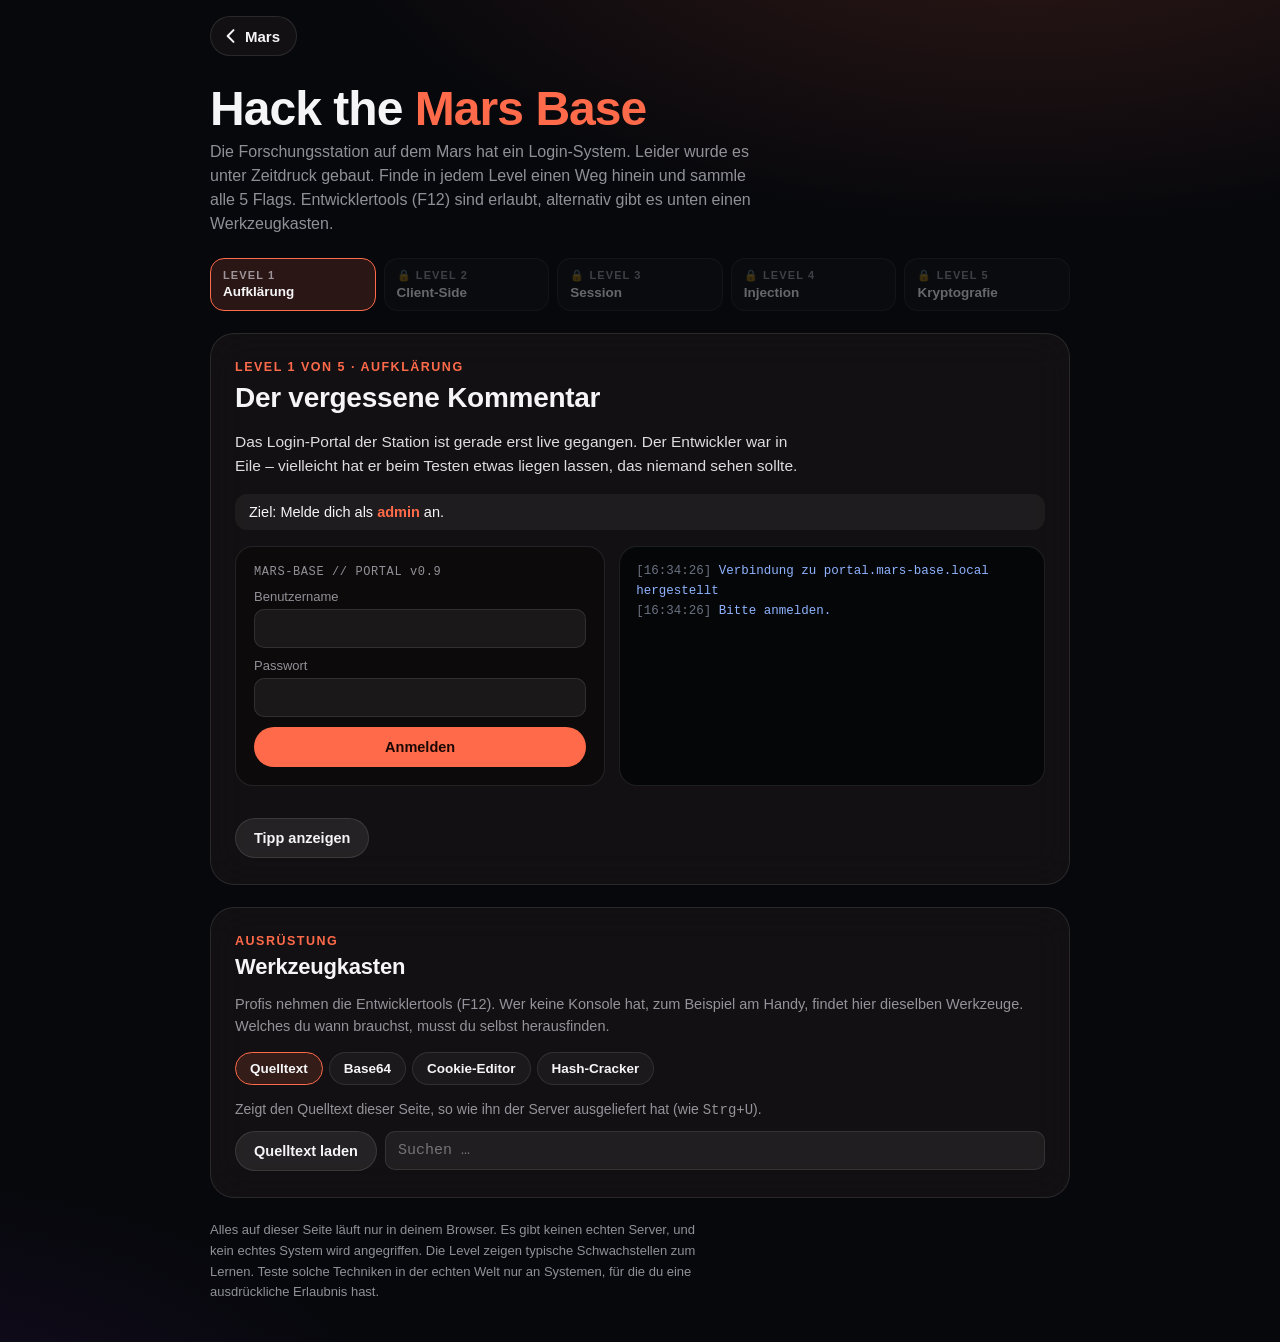
<file: 3mmooo.de/hack.html>
<!DOCTYPE html>
<html lang="de">
<head>
<meta charset="utf-8">
<meta name="viewport" content="width=device-width, initial-scale=1, viewport-fit=cover">
<title>Hack the Mars Base – 3mmooo.de</title>
<meta name="description" content="CTF-Challenge auf 3mmooo.de: Hacke dich in 5 Leveln in den Login der Mars-Basis – Quelltext, Base64, Cookies, SQL-Injection und Hash-Cracking.">
<meta name="theme-color" content="#000000">
<link rel="icon" href="favicon.svg" type="image/svg+xml">
<link rel="canonical" href="https://3mmooo.de/hack.html">
<style>
  :root {
    --bg: #07080c;
    --panel: rgba(24, 20, 22, 0.72);
    --line: rgba(255, 255, 255, 0.1);
    --text: #f5f5f7;
    --muted: rgba(235, 235, 245, 0.6);
    --mars: #ff6b4a;
    --mars-dim: rgba(255, 107, 74, 0.14);
    --ok: #4ade80;
    --err: #ff5d5d;
    --font: -apple-system, BlinkMacSystemFont, "SF Pro Display", "Inter", "Segoe UI", Roboto, sans-serif;
    --mono: ui-monospace, "SF Mono", SFMono-Regular, Menlo, Consolas, "Liberation Mono", monospace;
    color-scheme: dark;
  }
  * { box-sizing: border-box; }
  html, body { margin: 0; }
  body {
    min-height: 100vh;
    font-family: var(--font);
    color: var(--text);
    background:
      radial-gradient(1200px 600px at 80% -10%, rgba(255, 107, 74, 0.18), transparent 60%),
      radial-gradient(900px 500px at -10% 110%, rgba(138, 43, 226, 0.12), transparent 60%),
      var(--bg);
    -webkit-font-smoothing: antialiased;
    padding: max(16px, env(safe-area-inset-top)) max(16px, env(safe-area-inset-right)) 40px max(16px, env(safe-area-inset-left));
  }
  .wrap { max-width: 860px; margin: 0 auto; display: flex; flex-direction: column; gap: 22px; }
  a { color: var(--mars); }
  button { font: inherit; color: inherit; }

  .back {
    align-self: flex-start;
    display: inline-flex; align-items: center; gap: 4px;
    padding: 9px 16px 9px 10px;
    border-radius: 999px;
    border: 1px solid var(--line);
    background: var(--panel);
    color: inherit; text-decoration: none;
    font-weight: 600; font-size: 15px;
  }
  .back svg { width: 20px; height: 20px; }

  header h1 { margin: 6px 0 6px; font-size: clamp(32px, 6vw, 48px); letter-spacing: -0.02em; line-height: 1.05; text-wrap: balance; }
  header h1 span { color: var(--mars); }
  header p { margin: 0; color: var(--muted); font-size: 16px; line-height: 1.5; max-width: 62ch; }

  /* Fortschritt */
  .progress { display: grid; grid-template-columns: repeat(5, 1fr); gap: 8px; }
  .step {
    display: flex; flex-direction: column; gap: 3px; align-items: flex-start;
    padding: 10px 12px;
    border-radius: 14px;
    border: 1px solid var(--line);
    background: rgba(255, 255, 255, 0.03);
    cursor: pointer; text-align: left;
    transition: background 0.2s, border-color 0.2s;
    min-width: 0;
  }
  .step .k { font-size: 11px; font-weight: 700; letter-spacing: 0.1em; text-transform: uppercase; color: var(--muted); }
  .step .t { font-size: 13.5px; font-weight: 600; white-space: nowrap; overflow: hidden; text-overflow: ellipsis; max-width: 100%; }
  .step:hover:not([disabled]) { background: rgba(255, 255, 255, 0.07); }
  .step.active { border-color: var(--mars); background: var(--mars-dim); }
  .step.solved .k { color: var(--ok); }
  .step[disabled] { opacity: 0.4; cursor: not-allowed; }
  .step:focus-visible { outline: 2px solid var(--mars); outline-offset: 2px; }
  @media (max-width: 620px) {
    .progress { gap: 6px; }
    .step { align-items: center; padding: 10px 4px; }
    .step .t { display: none; }
    .step .k { font-size: 11px; letter-spacing: 0.04em; white-space: nowrap; }
  }

  /* Level */
  .level {
    border-radius: 24px;
    border: 1px solid var(--line);
    background: var(--panel);
    -webkit-backdrop-filter: blur(20px); backdrop-filter: blur(20px);
    padding: 26px 24px;
    display: flex; flex-direction: column; gap: 16px;
  }
  .eyebrow { margin: 0; font-size: 12.5px; font-weight: 700; letter-spacing: 0.12em; text-transform: uppercase; color: var(--mars); }
  .level h2 { margin: -8px 0 0; font-size: 28px; letter-spacing: -0.01em; }
  .story { margin: 0; font-size: 15.5px; line-height: 1.55; color: rgba(255, 255, 255, 0.86); max-width: 66ch; }
  .goal {
    margin: 0; padding: 10px 14px; border-radius: 12px;
    background: rgba(255, 255, 255, 0.05);
    font-size: 14.5px;
  }
  .goal b { color: var(--mars); }

  .terminal-login {
    display: grid; grid-template-columns: minmax(0, 1fr) minmax(0, 1.15fr); gap: 14px;
  }
  @media (max-width: 720px) { .terminal-login { grid-template-columns: 1fr; } }

  form.login {
    display: flex; flex-direction: column; gap: 10px;
    padding: 18px; border-radius: 18px;
    background: rgba(0, 0, 0, 0.35);
    border: 1px solid var(--line);
  }
  form.login .brand { font-family: var(--mono); font-size: 12px; color: var(--muted); letter-spacing: 0.05em; }
  label { display: flex; flex-direction: column; gap: 5px; font-size: 13px; color: var(--muted); }
  input {
    font: 15px var(--mono);
    color: var(--text);
    padding: 10px 12px;
    border-radius: 10px;
    border: 1px solid var(--line);
    background: rgba(255, 255, 255, 0.06);
    outline: none;
    min-width: 0;
  }
  input:focus { border-color: var(--mars); }
  .btn {
    padding: 11px 18px; border-radius: 999px; border: 1px solid var(--line);
    background: rgba(255, 255, 255, 0.08); font-weight: 600; font-size: 14.5px; cursor: pointer;
    transition: background 0.2s;
  }
  .btn:hover { background: rgba(255, 255, 255, 0.15); }
  .btn.primary { background: var(--mars); border-color: transparent; color: #1a0703; }
  .btn.primary:hover { background: #ff8467; }
  .btn:focus-visible { outline: 2px solid var(--mars); outline-offset: 2px; }
  .row { display: flex; flex-wrap: wrap; gap: 8px; align-items: center; }

  .term {
    margin: 0;
    padding: 14px 16px;
    min-height: 180px;
    max-height: 300px;
    overflow: auto;
    border-radius: 18px;
    background: #050608;
    border: 1px solid var(--line);
    font: 12.5px/1.6 var(--mono);
    color: #c8ccd6;
    white-space: pre-wrap;
    word-break: break-word;
  }
  .term .ok { color: var(--ok); }
  .term .err { color: var(--err); }
  .term .info { color: #8fb3ff; }
  .term .dim { color: #6b7280; }

  pre.code {
    margin: 0; padding: 14px 16px; border-radius: 14px;
    background: #050608; border: 1px solid var(--line);
    font: 12.5px/1.6 var(--mono); color: #c8ccd6;
    overflow-x: auto;
  }

  .hints { display: flex; flex-direction: column; gap: 8px; }
  .hint {
    margin: 0; padding: 10px 14px; border-radius: 12px;
    border-left: 3px solid #8fb3ff; background: rgba(143, 179, 255, 0.08);
    font-size: 14px; line-height: 1.5;
  }
  .hint code, .story code, .solved code { font-family: var(--mono); font-size: 0.92em; background: rgba(255,255,255,0.08); padding: 1px 5px; border-radius: 5px; }

  .solved {
    padding: 18px; border-radius: 18px;
    background: rgba(74, 222, 128, 0.08);
    border: 1px solid rgba(74, 222, 128, 0.35);
    display: flex; flex-direction: column; gap: 10px;
  }
  .solved h3 { margin: 0; font-size: 18px; color: var(--ok); }
  .flag {
    font: 600 15px var(--mono);
    padding: 10px 12px; border-radius: 10px;
    background: rgba(0, 0, 0, 0.4);
    user-select: all;
    word-break: break-all;
  }
  .solved p { margin: 0; font-size: 14.5px; line-height: 1.55; color: rgba(255, 255, 255, 0.85); }
  .solved .lesson b { color: #fff; }

  .finale { text-align: center; align-items: center; }
  .finale h2 { margin: 0; font-size: 34px; }
  .flags-list { list-style: none; margin: 0; padding: 0; display: flex; flex-direction: column; gap: 6px; width: 100%; max-width: 520px; }
  .flags-list li { font: 13.5px var(--mono); padding: 8px 12px; border-radius: 10px; background: rgba(0, 0, 0, 0.35); text-align: left; word-break: break-all; }

  footer { color: var(--muted); font-size: 13px; line-height: 1.6; max-width: 70ch; }
  [hidden] { display: none !important; }

  /* Werkzeugkasten */
  .toolbox { gap: 14px; }
  .toolbox h2 { margin: -8px 0 0; font-size: 22px; }
  .toolbox .sub { margin: 0; color: var(--muted); font-size: 14.5px; line-height: 1.5; }
  .tabs { display: flex; flex-wrap: wrap; gap: 6px; }
  .tab {
    padding: 8px 14px; border-radius: 999px; border: 1px solid var(--line);
    background: rgba(255, 255, 255, 0.04); font-size: 13.5px; font-weight: 600; cursor: pointer;
  }
  .tab[aria-selected="true"] { background: var(--mars-dim); border-color: var(--mars); }
  .tab:focus-visible { outline: 2px solid var(--mars); outline-offset: 2px; }
  .tool { display: flex; flex-direction: column; gap: 10px; }
  .tool p { margin: 0; font-size: 14px; color: var(--muted); line-height: 1.5; }
  textarea {
    font: 14px/1.5 var(--mono); color: var(--text);
    padding: 10px 12px; border-radius: 10px; border: 1px solid var(--line);
    background: rgba(255, 255, 255, 0.06); outline: none; resize: vertical; min-height: 70px; width: 100%;
  }
  textarea:focus { border-color: var(--mars); }
  .out { margin: 0; padding: 10px 12px; border-radius: 10px; background: #050608; border: 1px solid var(--line); font: 13.5px/1.5 var(--mono); white-space: pre-wrap; overflow-wrap: anywhere; min-height: 42px; }
  .source { max-height: 360px; overflow: auto; white-space: pre; word-break: normal; font-size: 12px; }
  .source mark { background: rgba(255, 107, 74, 0.45); color: #fff; border-radius: 3px; }
  .cookie-row { display: grid; grid-template-columns: minmax(0, 140px) minmax(0, 1fr); gap: 8px; align-items: center; }
  .cookie-row code { font: 13px var(--mono); overflow: hidden; text-overflow: ellipsis; }
  .tool .ok { color: var(--ok); }
  .tool .err { color: var(--err); }
</style>
</head>
<body>
<div class="wrap">
  <a class="back" href="index.html#mars">
    <svg viewBox="0 0 24 24" aria-hidden="true"><path d="m15 5-7 7 7 7" fill="none" stroke="currentColor" stroke-width="2.4" stroke-linecap="round" stroke-linejoin="round"/></svg>
    Mars
  </a>

  <header>
    <h1>Hack the <span>Mars Base</span></h1>
    <p>Die Forschungsstation auf dem Mars hat ein Login-System. Leider wurde es unter Zeitdruck gebaut.
       Finde in jedem Level einen Weg hinein und sammle alle 5 Flags. Entwicklertools (F12) sind erlaubt, alternativ gibt es unten einen Werkzeugkasten.</p>
  </header>

  <nav class="progress" id="progress" aria-label="Level"></nav>

  <!-- ===================================================== LEVEL 1 -->
  <section class="level" data-level="1" hidden>
    <p class="eyebrow">Level 1 von 5 · Aufklärung</p>
    <h2>Der vergessene Kommentar</h2>
    <p class="story">Das Login-Portal der Station ist gerade erst live gegangen. Der Entwickler war in Eile –
      vielleicht hat er beim Testen etwas liegen lassen, das niemand sehen sollte.</p>
    <p class="goal">Ziel: Melde dich als <b>admin</b> an.</p>
    <div class="terminal-login">
      <form class="login" data-form="1" autocomplete="off">
        <span class="brand">MARS-BASE // PORTAL v0.9</span>
        <label>Benutzername <input name="user" id="l1-user" spellcheck="false"></label>
        <label>Passwort <input name="pass" id="l1-pass" type="password"></label>
        <button class="btn primary" type="submit">Anmelden</button>
      </form>
      <pre class="term" data-term="1"></pre>
    </div>
    <!-- TODO vor dem Go-Live entfernen!!! Testzugang: admin / r0ver-2024! -->
    <div class="hints" data-hints="1"></div>
    <div class="row"><button class="btn" data-hint-btn="1">Tipp anzeigen</button></div>
    <div class="solved" data-solved="1" hidden></div>
  </section>

  <!-- ===================================================== LEVEL 2 -->
  <section class="level" data-level="2" hidden>
    <p class="eyebrow">Level 2 von 5 · Client-Side</p>
    <h2>Der Wächter im Browser</h2>
    <p class="story">Nach dem Vorfall wurde der Kommentar entfernt. Neues Konzept: Damit der Server
      entlastet wird, prüft jetzt der Browser selbst, ob das Passwort stimmt. Und es ist „verschlüsselt“.</p>
    <p class="goal">Ziel: Finde das Admin-Passwort und melde dich als <b>admin</b> an.</p>
    <div class="terminal-login">
      <form class="login" data-form="2" autocomplete="off">
        <span class="brand">MARS-BASE // PORTAL v1.0 (offline-fähig)</span>
        <label>Benutzername <input name="user" id="l2-user" spellcheck="false"></label>
        <label>Passwort <input name="pass" id="l2-pass" type="password"></label>
        <button class="btn primary" type="submit">Anmelden</button>
      </form>
      <pre class="term" data-term="2"></pre>
    </div>
    <div class="hints" data-hints="2"></div>
    <div class="row"><button class="btn" data-hint-btn="2">Tipp anzeigen</button></div>
    <div class="solved" data-solved="2" hidden></div>
  </section>

  <!-- ===================================================== LEVEL 3 -->
  <section class="level" data-level="3" hidden>
    <p class="eyebrow">Level 3 von 5 · Session</p>
    <h2>Der Gastausweis</h2>
    <p class="story">Inzwischen prüft ein Server die Passwörter. Für Besucher gibt es einen
      Gastzugang: <code>gast</code> / <code>gast</code>. Der Admin-Bereich bleibt Gästen natürlich verschlossen.
      Oder? Der Server merkt sich deine Sitzung in einem Cookie.</p>
    <p class="goal">Ziel: Öffne die <b>Admin-Konsole</b>.</p>
    <div class="terminal-login">
      <form class="login" data-form="3" autocomplete="off">
        <span class="brand">MARS-BASE // PORTAL v2.0</span>
        <label>Benutzername <input name="user" id="l3-user" spellcheck="false"></label>
        <label>Passwort <input name="pass" id="l3-pass" type="password"></label>
        <div class="row">
          <button class="btn primary" type="submit">Anmelden</button>
          <button class="btn" type="button" data-admin-btn>Admin-Konsole öffnen</button>
        </div>
      </form>
      <pre class="term" data-term="3"></pre>
    </div>
    <div class="hints" data-hints="3"></div>
    <div class="row"><button class="btn" data-hint-btn="3">Tipp anzeigen</button></div>
    <div class="solved" data-solved="3" hidden></div>
  </section>

  <!-- ===================================================== LEVEL 4 -->
  <section class="level" data-level="4" hidden>
    <p class="eyebrow">Level 4 von 5 · Injection</p>
    <h2>Die Datenbank plaudert</h2>
    <p class="story">Version 3 speichert Benutzer in einer SQL-Datenbank. Die Sitzung ist jetzt sicher signiert.
      Aus Versehen ist aber noch der Debug-Modus an und zeigt jede SQL-Abfrage im Log.
      Das Admin-Passwort ist lang und zufällig, Raten ist zwecklos.</p>
    <p class="goal">Ziel: Melde dich als <b>admin</b> an, ohne das Passwort zu kennen.</p>
    <div class="terminal-login">
      <form class="login" data-form="4" autocomplete="off">
        <span class="brand">MARS-BASE // PORTAL v3.0 · DEBUG=1</span>
        <label>Benutzername <input name="user" id="l4-user" spellcheck="false"></label>
        <label>Passwort <input name="pass" id="l4-pass" type="text" spellcheck="false"></label>
        <button class="btn primary" type="submit">Anmelden</button>
      </form>
      <pre class="term" data-term="4"></pre>
    </div>
    <div class="hints" data-hints="4"></div>
    <div class="row"><button class="btn" data-hint-btn="4">Tipp anzeigen</button></div>
    <div class="solved" data-solved="4" hidden></div>
  </section>

  <!-- ===================================================== LEVEL 5 -->
  <section class="level" data-level="5" hidden>
    <p class="eyebrow">Level 5 von 5 · Kryptografie</p>
    <h2>Das geleakte Backup</h2>
    <p class="story">Alle Lücken sind gestopft, Prepared Statements überall. Dumm nur, dass jemand eine
      Sicherung der Benutzertabelle auf einem offenen Server vergessen hat. Die Passwörter sind gehasht,
      also eigentlich sicher.</p>
    <pre class="code" aria-label="Inhalt von users.bak">-- users.bak  (mars-base, 2024-05-30)
-- algo: sha1(password)
+----+----------+------------------------------------------+
| id | user     | password_hash                            |
+----+----------+------------------------------------------+
|  1 | admin    | 327156ab287c6aa52c8670e13163fc1bf660add4 |
|  2 | kowalski | 5627901a8bb14d1a606ad3ae51c72de87d2c79d1 |
|  3 | gast     | 0e110f6bafda86368db93664dfc5cdc3c05471ac |
+----+----------+------------------------------------------+</pre>
    <p class="goal">Ziel: Knacke den Hash und melde dich als <b>admin</b> an.</p>
    <div class="terminal-login">
      <form class="login" data-form="5" autocomplete="off">
        <span class="brand">MARS-BASE // PORTAL v4.0</span>
        <label>Benutzername <input name="user" id="l5-user" spellcheck="false"></label>
        <label>Passwort <input name="pass" id="l5-pass" type="password"></label>
        <button class="btn primary" type="submit">Anmelden</button>
      </form>
      <pre class="term" data-term="5"></pre>
    </div>
    <div class="hints" data-hints="5"></div>
    <div class="row"><button class="btn" data-hint-btn="5">Tipp anzeigen</button></div>
    <div class="solved" data-solved="5" hidden></div>
  </section>

  <!-- ===================================================== FINALE -->
  <section class="level finale" id="finale" hidden>
    <p class="eyebrow">Mission erfüllt</p>
    <h2>Die Mars-Basis gehört dir 🚀</h2>
    <p class="story" id="finale-text"></p>
    <ul class="flags-list" id="flags-list"></ul>
    <div class="row">
      <button class="btn" id="reset">Von vorne beginnen</button>
      <a class="btn" href="index.html#mars" style="text-decoration:none">Zurück zum Mars</a>
    </div>
  </section>

  <!-- ===================================================== WERKZEUGKASTEN -->
  <section class="level toolbox" id="toolbox">
    <p class="eyebrow">Ausrüstung</p>
    <h2>Werkzeugkasten</h2>
    <p class="sub">Profis nehmen die Entwicklertools (F12). Wer keine Konsole hat, zum Beispiel am Handy,
      findet hier dieselben Werkzeuge. Welches du wann brauchst, musst du selbst herausfinden.</p>
    <div class="tabs" role="tablist">
      <button class="tab" role="tab" data-tool="source" aria-selected="true">Quelltext</button>
      <button class="tab" role="tab" data-tool="b64" aria-selected="false">Base64</button>
      <button class="tab" role="tab" data-tool="cookies" aria-selected="false">Cookie-Editor</button>
      <button class="tab" role="tab" data-tool="hash" aria-selected="false">Hash-Cracker</button>
    </div>

    <div class="tool" data-panel="source">
      <p>Zeigt den Quelltext dieser Seite, so wie ihn der Server ausgeliefert hat (wie <code>Strg+U</code>).</p>
      <div class="row">
        <button class="btn" id="src-load">Quelltext laden</button>
        <input id="src-find" placeholder="Suchen …" spellcheck="false" style="flex:1;min-width:140px">
      </div>
      <pre class="out source" id="src-out" hidden></pre>
    </div>

    <div class="tool" data-panel="b64" hidden>
      <p>Base64 kodieren und dekodieren.</p>
      <textarea id="b64-in" spellcheck="false" placeholder="Text oder Base64 eingeben"></textarea>
      <div class="row">
        <button class="btn" id="b64-enc">Kodieren →</button>
        <button class="btn" id="b64-dec">← Dekodieren</button>
      </div>
      <pre class="out" id="b64-out"></pre>
    </div>

    <div class="tool" data-panel="cookies" hidden>
      <p>Zeigt die Cookies dieser Seite. Werte lassen sich ändern und speichern.</p>
      <div id="cookie-list" class="tool"></div>
      <div class="row">
        <button class="btn" id="cookie-refresh">Neu laden</button>
        <button class="btn primary" id="cookie-save">Speichern</button>
      </div>
      <p id="cookie-msg"></p>
    </div>

    <div class="tool" data-panel="hash" hidden>
      <p>Wörterbuch-Angriff: Hash einfügen. Das Tool hasht jedes Wort aus einer Liste häufiger Passwörter und vergleicht.</p>
      <input id="hash-in" placeholder="Hash (SHA-1 oder SHA-256)" spellcheck="false">
      <div class="row"><button class="btn" id="hash-go">Knacken</button></div>
      <pre class="out" id="hash-out"></pre>
    </div>
  </section>

  <footer>
    Alles auf dieser Seite läuft nur in deinem Browser. Es gibt keinen echten Server, und kein echtes System wird angegriffen.
    Die Level zeigen typische Schwachstellen zum Lernen. Teste solche Techniken in der echten Welt nur an Systemen,
    für die du eine ausdrückliche Erlaubnis hast.
  </footer>
</div>

<!-- Level 2: Login-Prüfung im Client (absichtlich unsicher!) -->
<script id="l2-auth">
  function checkLogin(user, pass) {
    // Passwort ist verschlüsselt, also kann es keiner lesen ;)
    const secret = 'b2x5bXB1c19tb25z';
    return user === 'admin' && btoa(pass) === secret;
  }
</script>

<script>
(() => {
  'use strict';

  const STORE = 'mars-ctf-v1';
  const LEVELS = [
    { n: 1, label: 'Aufklärung', tag: 'quelltext' },
    { n: 2, label: 'Client-Side', tag: 'base64' },
    { n: 3, label: 'Session', tag: 'cookie' },
    { n: 4, label: 'Injection', tag: 'sqli' },
    { n: 5, label: 'Kryptografie', tag: 'hash' },
  ];

  const HINTS = {
    1: [
      'Was der Browser anzeigt, ist nicht alles, was er vom Server bekommen hat.',
      'Rechtsklick → <b>Seitenquelltext anzeigen</b> (<code>Strg+U</code>) oder unten im Werkzeugkasten <b>Quelltext</b> laden.',
      'Entwickler hinterlassen gerne <code>&lt;!-- Kommentare --&gt;</code> mit „TODO“.',
    ],
    2: [
      'Wenn der Browser das Passwort prüft, muss der Browser es auch irgendwie kennen.',
      'Such im Quelltext nach <code>checkLogin</code> (F12 oder Werkzeugkasten → Quelltext).',
      '<code>btoa()</code> ist Base64. Das ist keine Verschlüsselung, sondern nur eine Kodierung. Der Werkzeugkasten kann sie rückgängig machen.',
    ],
    3: [
      'Melde dich zuerst als Gast an und schau, was sich dabei im Browser ändert.',
      'Schau dir die Cookies an (F12 → Application/Speicher, oder Werkzeugkasten → <b>Cookie-Editor</b>). Der Wert von <code>mars_session</code> sieht aus wie Base64.',
      'Wert dekodieren (Base64), <code>"role"</code> auf <code>admin</code> ändern, wieder kodieren, im Cookie-Editor speichern und die Admin-Konsole öffnen.',
    ],
    4: [
      'Schau dir die SQL-Abfrage im Log genau an. Was passiert mit deinen Eingaben?',
      'Was passiert, wenn dein Benutzername ein <code>\'</code> (Hochkomma) enthält?',
      'Mit <code>--</code> beginnt in SQL ein Kommentar. Alles danach wird ignoriert, auch die Passwortprüfung.',
    ],
    5: [
      'SHA-1 ohne „Salt“: Gleiche Passwörter ergeben immer gleiche Hashes. Dafür gibt es riesige vorberechnete Tabellen.',
      'Ein Wörterbuch-Angriff hilft: der Hash-Cracker im Werkzeugkasten, CrackStation oder <code>hashcat -m 100</code> mit <code>rockyou.txt</code>.',
      'Das Passwort ist ein sehr bekannter Weltraum-Filmtitel, klein geschrieben und ohne Leerzeichen.',
    ],
  };

  const LESSONS = {
    1: '<b>Schwachstelle:</b> Zugangsdaten in einem HTML-Kommentar. Kommentare werden mit an jeden Besucher ausgeliefert. <b>So geht’s richtig:</b> Niemals Geheimnisse in Frontend-Code, Testzugänge vor dem Livegang löschen, Secret-Scanner im Build einsetzen.',
    2: '<b>Schwachstelle:</b> Die Passwortprüfung findet im Browser statt, und Base64 ist nur eine Kodierung. <b>So geht’s richtig:</b> Authentifizierung immer auf dem Server, Passwörter nur als starken Hash speichern, nie im Client.',
    3: '<b>Schwachstelle:</b> Die Rolle steht unsigniert im Cookie, der Server vertraut dem Client. <b>So geht’s richtig:</b> Nur eine zufällige Session-ID im Cookie (<code>HttpOnly</code>, <code>Secure</code>), Rechte serverseitig nachschlagen, oder Tokens signieren und die Signatur prüfen.',
    4: '<b>Schwachstelle:</b> SQL-Injection, weil Eingaben direkt in die Abfrage geklebt werden. <b>So geht’s richtig:</b> Prepared Statements bzw. parametrisierte Queries, nie String-Verkettung. Debug-Ausgaben gehören nicht in Produktion.',
    5: '<b>Schwachstelle:</b> Schneller Hash (SHA-1) ohne Salt plus ein Passwort aus jeder Wortliste. <b>So geht’s richtig:</b> Argon2id oder bcrypt mit Salt, lange Passwörter erzwingen und gegen bekannte Leaks prüfen.',
  };

  // ---------- Speicher ----------
  function load() {
    try { return JSON.parse(localStorage.getItem(STORE)) || null; } catch { return null; }
  }
  function save() {
    try { localStorage.setItem(STORE, JSON.stringify(state)); } catch {}
  }
  let state = load() || { solved: {}, start: null, end: null, hints: {} };
  if (!state.hints) state.hints = {};
  if (!state.start) { state.start = Date.now(); save(); }

  // ---------- Krypto ----------
  const enc = new TextEncoder();
  const hasSubtle = !!(window.crypto && crypto.subtle);
  async function hash(algo, text) {
    const buf = await crypto.subtle.digest(algo, enc.encode(text));
    return [...new Uint8Array(buf)].map((b) => b.toString(16).padStart(2, '0')).join('');
  }
  async function makeFlag(level, secret) {
    const h = await hash('SHA-256', `mars-base|${level}|${secret}`);
    return `FLAG{${LEVELS[level - 1].tag}_${h.slice(0, 10)}}`;
  }

  // ---------- DOM-Helfer ----------
  const $ = (s, el = document) => el.querySelector(s);
  const $$ = (s, el = document) => [...el.querySelectorAll(s)];
  const esc = (s) => String(s).replace(/[&<>"']/g, (c) => ({ '&': '&amp;', '<': '&lt;', '>': '&gt;', '"': '&quot;', "'": '&#39;' }[c]));

  function log(n, text, kind = '') {
    const term = $(`[data-term="${n}"]`);
    const time = new Date().toLocaleTimeString('de-DE');
    term.insertAdjacentHTML('beforeend', `<span class="dim">[${time}]</span> <span class="${kind}">${esc(text)}</span>\n`);
    term.scrollTop = term.scrollHeight;
  }

  function unlocked(n) { return n === 1 || !!state.solved[n - 1]; }
  let current = 1;

  function renderProgress() {
    const nav = $('#progress');
    nav.innerHTML = LEVELS.map(({ n, label }) => {
      const s = state.solved[n], u = unlocked(n);
      return `<button class="step${s ? ' solved' : ''}${n === current ? ' active' : ''}" data-go="${n}" ${u ? '' : 'disabled'}
        aria-label="Level ${n}: ${label}${s ? ' (gelöst)' : u ? '' : ' (gesperrt)'}">
        <span class="k">${s ? '✓ ' : u ? '' : '🔒 '}Level ${n}</span><span class="t">${label}</span></button>`;
    }).join('');
    $$('[data-go]', nav).forEach((b) => b.addEventListener('click', () => show(+b.dataset.go)));
  }

  function renderSolved(n) {
    const box = $(`[data-solved="${n}"]`);
    const s = state.solved[n];
    if (!s) { box.hidden = true; return; }
    box.hidden = false;
    box.innerHTML = `
      <h3>Zugang erhalten ✓</h3>
      <div class="flag">${esc(s.flag)}</div>
      <p class="lesson">${LESSONS[n]}</p>
      <div class="row">${n < 5
        ? `<button class="btn primary" data-next="${n + 1}">Weiter zu Level ${n + 1}</button>`
        : '<button class="btn primary" data-finale>Zum Abschluss</button>'}</div>`;
    $('[data-next]', box)?.addEventListener('click', () => show(n + 1));
    $('[data-finale]', box)?.addEventListener('click', () => show('finale'));
  }

  function renderHints(n) {
    const count = state.hints[n] || 0;
    $(`[data-hints="${n}"]`).innerHTML = HINTS[n].slice(0, count).map((h, i) => `<p class="hint"><b>Tipp ${i + 1}:</b> ${h}</p>`).join('');
    const btn = $(`[data-hint-btn="${n}"]`);
    btn.hidden = count >= HINTS[n].length;
    btn.textContent = count ? 'Noch ein Tipp' : 'Tipp anzeigen';
  }

  function show(n) {
    if (n !== 'finale' && !unlocked(n)) return;
    current = n === 'finale' ? 6 : n;
    $$('section[data-level], #finale').forEach((s) => { s.hidden = true; });
    if (n === 'finale') {
      renderFinale();
      $('#finale').hidden = false;
    } else {
      const sec = $(`section[data-level="${n}"]`);
      sec.hidden = false;
      renderSolved(n);
      renderHints(n);
      const term = $(`[data-term="${n}"]`);
      if (!term.textContent) bootTerm(n);
    }
    renderProgress();
    try { history.replaceState(null, '', n === 'finale' ? '#finale' : `#level${n}`); } catch {}
    window.scrollTo({ top: 0, behavior: 'smooth' });
  }

  async function solve(n, secret) {
    if (!state.solved[n]) {
      state.solved[n] = { flag: await makeFlag(n, secret), at: Date.now() };
      if (Object.keys(state.solved).length === 5 && !state.end) state.end = Date.now();
      save();
    }
    log(n, `FLAG freigeschaltet: ${state.solved[n].flag}`, 'ok');
    renderSolved(n);
    renderProgress();
  }

  function bootTerm(n) {
    const boot = {
      1: ['Verbindung zu portal.mars-base.local hergestellt', 'Bitte anmelden.'],
      2: ['Offline-Modus aktiv: Prüfung erfolgt lokal (checkLogin)', 'Bitte anmelden.'],
      3: ['Session-Verwaltung: Cookie „mars_session“', 'Gastzugang: gast / gast'],
      4: ['DB: mysql://db.mars-base.local/portal', 'DEBUG=1: SQL-Abfragen werden protokolliert'],
      5: ['Hash-Verfahren: sha1(password)', 'Bitte anmelden.'],
    }[n];
    boot.forEach((l) => log(n, l, 'info'));
  }

  // ---------- Level 1: Kommentar im Quelltext ----------
  const L1_HASH = '90d4d7b30cc765317567111d99beedccb51f1ddaa2c0c4ee4d36b070e3f98221';
  async function level1(user, pass) {
    log(1, `POST /login  user=${user}`);
    if (user === 'admin' && await hash('SHA-256', pass) === L1_HASH) {
      log(1, '200 OK – Willkommen, admin.', 'ok');
      return solve(1, pass);
    }
    log(1, user === 'admin' ? '401 Unauthorized – Passwort falsch' : '401 Unauthorized – Benutzer unbekannt oder Passwort falsch', 'err');
  }

  // ---------- Level 2: Prüfung im Client ----------
  async function level2(user, pass) {
    log(2, `checkLogin("${user}", "${'•'.repeat(pass.length)}")`);
    if (window.checkLogin(user, pass)) {
      log(2, 'true – Willkommen, admin.', 'ok');
      return solve(2, pass);
    }
    log(2, 'false – Zugriff verweigert', 'err');
  }

  // ---------- Level 3: unsigniertes Session-Cookie ----------
  const COOKIE = 'mars_session';
  function readSession() {
    const m = document.cookie.split(';').map((c) => c.trim()).find((c) => c.startsWith(COOKIE + '='));
    if (!m) return null;
    let raw = decodeURIComponent(m.slice(COOKIE.length + 1));
    try { return { raw, data: JSON.parse(atob(raw)) }; } catch { return { raw, data: null }; }
  }
  async function level3(user, pass) {
    log(3, `POST /login  user=${user}`);
    if (user === 'gast' && pass === 'gast') {
      const value = btoa(JSON.stringify({ user: 'gast', role: 'guest', base: 'mars-1' }));
      document.cookie = `${COOKIE}=${value}; SameSite=Lax`;
      log(3, '200 OK – Willkommen, gast.', 'ok');
      log(3, `Set-Cookie: ${COOKIE}=${value}`, 'info');
      return;
    }
    if (user === 'admin') return log(3, '401 Unauthorized – Admin-Login nur aus dem internen Netz', 'err');
    log(3, '401 Unauthorized – Benutzer unbekannt oder Passwort falsch', 'err');
  }
  async function openAdmin() {
    log(3, 'GET /admin');
    const s = readSession();
    if (!s) return log(3, '401 Unauthorized – keine Sitzung. Bitte zuerst anmelden.', 'err');
    log(3, `Cookie: ${COOKIE}=${s.raw}`, 'dim');
    if (!s.data) return log(3, '400 Bad Request – Sitzung beschädigt (kein gültiges Base64-JSON)', 'err');
    log(3, `Sitzung: user=${s.data.user}, role=${s.data.role}`, 'info');
    if (String(s.data.role).toLowerCase() === 'admin') {
      log(3, '200 OK – Admin-Konsole geöffnet.', 'ok');
      return solve(3, 'role=admin');
    }
    log(3, `403 Forbidden – Rolle „${s.data.role}“ hat keinen Zugriff`, 'err');
  }

  // ---------- Level 4: SQL-Injection (Mini-SQL-Interpreter) ----------
  const randomPass = () => [...crypto.getRandomValues(new Uint8Array(18))].map((b) => b.toString(36).padStart(2, '0')).join('');
  const USERS = [
    { id: 1, user: 'admin', pass: randomPass() },
    { id: 2, user: 'kowalski', pass: randomPass() },
    { id: 3, user: 'gast', pass: 'gast' },
  ];

  class SqlError extends Error {}

  function tokenize(src) {
    const t = [];
    let i = 0;
    while (i < src.length) {
      const c = src[i];
      if (/\s/.test(c)) { i++; continue; }
      if (src.startsWith('--', i) || c === '#') break;               // Kommentar bis Zeilenende
      if (src.startsWith('/*', i)) {
        const e = src.indexOf('*/', i + 2);
        if (e < 0) break;
        i = e + 2; continue;
      }
      if (c === "'" || c === '"') {
        let j = i + 1, s = '';
        for (;;) {
          if (j >= src.length) throw new SqlError(`You have an error in your SQL syntax; unterminated string near '${src.slice(i, i + 20)}'`);
          if (src[j] === c && src[j + 1] === c) { s += c; j += 2; continue; }
          if (src[j] === c) break;
          s += src[j++];
        }
        t.push({ type: 'str', value: s });
        i = j + 1; continue;
      }
      const num = /^\d+(\.\d+)?/.exec(src.slice(i));
      if (num) { t.push({ type: 'num', value: parseFloat(num[0]) }); i += num[0].length; continue; }
      const id = /^[A-Za-z_][A-Za-z0-9_]*/.exec(src.slice(i));
      if (id) {
        const w = id[0].toUpperCase();
        if (['AND', 'OR', 'NOT', 'TRUE', 'FALSE', 'NULL', 'LIKE'].includes(w)) t.push({ type: 'kw', value: w });
        else t.push({ type: 'id', value: id[0].toLowerCase() });
        i += id[0].length; continue;
      }
      const op = /^(<=|>=|<>|!=|=|<|>|\(|\)|;|\|\||&&)/.exec(src.slice(i));
      if (op) {
        if (op[0] === ';') throw new SqlError('Mehrere SQL-Statements sind nicht erlaubt (Stacked Queries deaktiviert)');
        const map = { '||': 'OR', '&&': 'AND' };
        t.push(map[op[0]] ? { type: 'kw', value: map[op[0]] } : { type: 'op', value: op[0] });
        i += op[0].length; continue;
      }
      throw new SqlError(`You have an error in your SQL syntax near '${src.slice(i, i + 20)}'`);
    }
    return t;
  }

  function parseWhere(tokens) {
    let p = 0;
    const peek = () => tokens[p];
    const isKw = (w) => peek() && peek().type === 'kw' && peek().value === w;
    const syntax = () => new SqlError(`You have an error in your SQL syntax near '${peek() ? (peek().value ?? '') : 'end of query'}'`);

    function orExpr() {
      let left = andExpr();
      while (isKw('OR')) { p++; const l = left, r = andExpr(); left = (row) => (truthy(l(row)) || truthy(r(row)) ? 1 : 0); }
      return left;
    }
    function andExpr() {
      let left = notExpr();
      while (isKw('AND')) { p++; const l = left, r = notExpr(); left = (row) => (truthy(l(row)) && truthy(r(row)) ? 1 : 0); }
      return left;
    }
    function notExpr() {
      if (isKw('NOT')) { p++; const e = notExpr(); return (row) => (truthy(e(row)) ? 0 : 1); }
      return cmp();
    }
    function cmp() {
      const left = primary();
      const t = peek();
      if (t && (t.type === 'op' && ['=', '!=', '<>', '<', '>', '<=', '>='].includes(t.value) || (t.type === 'kw' && t.value === 'LIKE'))) {
        p++;
        const right = primary();
        const op = t.value;
        return (row) => compare(left(row), right(row), op);
      }
      return left;
    }
    function primary() {
      const t = peek();
      if (!t) throw syntax();
      if (t.type === 'op' && t.value === '(') {
        p++;
        const e = orExpr();
        if (!peek() || peek().value !== ')') throw syntax();
        p++;
        return e;
      }
      p++;
      if (t.type === 'str' || t.type === 'num') return () => t.value;
      if (t.type === 'kw' && (t.value === 'TRUE' || t.value === 'FALSE')) return () => (t.value === 'TRUE' ? 1 : 0);
      if (t.type === 'kw' && t.value === 'NULL') return () => null;
      if (t.type === 'id') {
        if (!['id', 'user', 'pass'].includes(t.value)) throw new SqlError(`Unknown column '${t.value}' in 'where clause'`);
        return (row) => row[t.value];
      }
      p--;
      throw syntax();
    }

    const expr = orExpr();
    if (p < tokens.length) throw syntax();
    return expr;
  }

  const toNum = (v) => (typeof v === 'number' ? v : typeof v === 'boolean' ? +v : parseFloat(v) || 0);
  function truthy(v) { return v !== null && toNum(v) !== 0; }
  function compare(a, b, op) {
    if (a === null || b === null) return 0;
    let x = a, y = b;
    if (typeof a === 'number' || typeof b === 'number') { x = toNum(a); y = toNum(b); }
    else { x = String(a).toLowerCase(); y = String(b).toLowerCase(); }   // MySQL: Vergleich ohne Groß/Klein
    if (op === 'LIKE') {
      const re = new RegExp('^' + String(b).toLowerCase().replace(/[.*+?^${}()|[\]\\]/g, '\\$&').replace(/%/g, '.*').replace(/_/g, '.') + '$');
      return re.test(String(a).toLowerCase()) ? 1 : 0;
    }
    switch (op) {
      case '=': return x === y ? 1 : 0;
      case '!=': case '<>': return x !== y ? 1 : 0;
      case '<': return x < y ? 1 : 0;
      case '>': return x > y ? 1 : 0;
      case '<=': return x <= y ? 1 : 0;
      case '>=': return x >= y ? 1 : 0;
    }
    return 0;
  }

  async function level4(user, pass) {
    const where = `user = '${user}' AND pass = '${pass}'`;
    log(4, `SQL> SELECT * FROM users WHERE ${where}`, 'info');
    let rows;
    try {
      const expr = parseWhere(tokenize(where));
      rows = USERS.filter((r) => truthy(expr(r)));
    } catch (e) {
      if (e instanceof SqlError) return log(4, `ERROR 1064: ${e.message}`, 'err');
      throw e;
    }
    log(4, `${rows.length} Zeile(n) gefunden`, 'dim');
    if (!rows.length) return log(4, '401 Unauthorized – Benutzer oder Passwort falsch', 'err');
    const who = rows[0].user;
    if (who === 'admin') {
      log(4, '200 OK – Willkommen, admin.', 'ok');
      return solve(4, 'admin');
    }
    log(4, `200 OK – Eingeloggt als „${who}“. Das ist nicht der Admin.`, 'err');
  }

  // ---------- Level 5: ungesalzener SHA-1 ----------
  const L5 = { admin: '327156ab287c6aa52c8670e13163fc1bf660add4', kowalski: '5627901a8bb14d1a606ad3ae51c72de87d2c79d1', gast: '0e110f6bafda86368db93664dfc5cdc3c05471ac' };
  async function level5(user, pass) {
    log(5, `POST /login  user=${user}`);
    const h = await hash('SHA-1', pass);
    if (L5[user] && L5[user] === h) {
      if (user === 'admin') {
        log(5, '200 OK – Willkommen, admin.', 'ok');
        return solve(5, pass);
      }
      return log(5, `200 OK – Eingeloggt als „${user}“. Gesucht ist aber der Admin.`, 'err');
    }
    log(5, '401 Unauthorized – Benutzer oder Passwort falsch', 'err');
  }

  // ---------- Finale ----------
  function renderFinale() {
    const all = LEVELS.every(({ n }) => state.solved[n]);
    if (!all) { show(1); return; }
    const mins = Math.max(1, Math.round((state.end - state.start) / 60000));
    const hints = Object.values(state.hints).reduce((a, b) => a + b, 0);
    $('#finale-text').textContent = `Alle 5 Level geknackt in ${mins} Minute${mins === 1 ? '' : 'n'} mit ${hints} Tipp${hints === 1 ? '' : 's'}. `
      + (hints === 0 ? 'Ganz ohne Hilfe. Respekt, Profi!' : 'Starke Leistung!');
    $('#flags-list').innerHTML = LEVELS.map(({ n, label }) => `<li>${n} · ${esc(label)}: ${esc(state.solved[n].flag)}</li>`).join('');
  }

  // ---------- Werkzeugkasten ----------
  $$('.tab').forEach((t) => t.addEventListener('click', () => {
    $$('.tab').forEach((x) => x.setAttribute('aria-selected', String(x === t)));
    $$('[data-panel]').forEach((p) => { p.hidden = p.dataset.panel !== t.dataset.tool; });
    if (t.dataset.tool === 'cookies') renderCookies();
  }));

  // Quelltext
  let sourceText = '';
  function renderSource() {
    const q = $('#src-find').value.trim();
    const out = $('#src-out');
    if (!q) { out.textContent = sourceText; return; }
    out.innerHTML = esc(sourceText).replace(new RegExp(esc(q).replace(/[.*+?^${}()|[\]\\]/g, '\\$&'), 'gi'), (m) => `<mark>${m}</mark>`);
    out.querySelector('mark')?.scrollIntoView({ block: 'center', behavior: 'smooth' });
  }
  $('#src-load').addEventListener('click', async () => {
    const out = $('#src-out');
    out.hidden = false;
    out.textContent = 'Lade …';
    try {
      sourceText = await (await fetch(location.href.split('#')[0], { cache: 'no-store' })).text();
    } catch {
      sourceText = document.documentElement.outerHTML;
    }
    renderSource();
  });
  $('#src-find').addEventListener('input', () => { if (sourceText) renderSource(); });

  // Base64
  const b64Out = (text, cls = '') => { const o = $('#b64-out'); o.textContent = text; o.className = 'out ' + cls; };
  $('#b64-enc').addEventListener('click', () => {
    try { b64Out(btoa(unescape(encodeURIComponent($('#b64-in').value)))); }
    catch { b64Out('Kodieren fehlgeschlagen', 'err'); }
  });
  $('#b64-dec').addEventListener('click', () => {
    try { b64Out(decodeURIComponent(escape(atob($('#b64-in').value.trim())))); }
    catch { b64Out('Das ist kein gültiges Base64.', 'err'); }
  });

  // Cookie-Editor
  function renderCookies() {
    const list = $('#cookie-list');
    const cookies = document.cookie.split(';').map((c) => c.trim()).filter(Boolean).map((c) => {
      const i = c.indexOf('=');
      return [c.slice(0, i), decodeURIComponent(c.slice(i + 1))];
    });
    $('#cookie-msg').textContent = '';
    list.innerHTML = cookies.length
      ? cookies.map(([k, v], i) => `<label class="cookie-row"><code title="${esc(k)}">${esc(k)}</code><input data-cookie="${esc(k)}" id="cookie-${i}" value="${esc(v)}" spellcheck="false"></label>`).join('')
      : '<p>Noch keine Cookies vorhanden.</p>';
  }
  $('#cookie-refresh').addEventListener('click', renderCookies);
  $('#cookie-save').addEventListener('click', () => {
    const inputs = $$('[data-cookie]');
    inputs.forEach((inp) => { document.cookie = `${inp.dataset.cookie}=${inp.value}; SameSite=Lax`; });
    const msg = $('#cookie-msg');
    msg.textContent = inputs.length ? 'Gespeichert.' : 'Nichts zu speichern.';
    msg.className = inputs.length ? 'ok' : '';
  });

  // Hash-Cracker (Wörterbuch)
  const WORDLIST = ('123456 password 123456789 12345678 12345 qwerty abc123 football 1234567 monkey 111111 letmein 1234 '
    + '1234567890 dragon baseball sunshine iloveyou trustno1 princess 123123 welcome login admin qwerty123 solo 1q2w3e4r '
    + 'master 666666 1qaz2wsx qwertyuiop ashley mustang 121212 starwars 654321 bailey access flower 555555 passw0rd shadow '
    + 'lovely 7777777 michael password1 superman hello charlie 888888 freedom qazwsx ninja azerty loveme whatever batman '
    + 'zaq1zaq1 000000 hallo hallo123 passwort passwort1 schatz geheim sommer fussball deutschland killer internet computer '
    + 'gast guest test root toor mars rover apollo nasa galaxy startrek spaceman rocket orbit alien universe matrix '
    + 'pokemon hunter2 summer2024 winter2024 changeme default secret').split(' ');
  $('#hash-go').addEventListener('click', async () => {
    const out = $('#hash-out');
    const target = $('#hash-in').value.trim().toLowerCase();
    const algo = target.length === 40 ? 'SHA-1' : target.length === 64 ? 'SHA-256' : null;
    if (!algo) { out.className = 'out err'; out.textContent = 'Unbekanntes Format. Erwartet: SHA-1 (40 Zeichen) oder SHA-256 (64 Zeichen).'; return; }
    out.className = 'out';
    out.textContent = `${algo} erkannt. Teste ${WORDLIST.length} Wörter …`;
    for (const [i, w] of WORDLIST.entries()) {
      if (await hash(algo, w) === target) {
        out.className = 'out ok';
        out.textContent = `Treffer nach ${i + 1} Versuchen: ${w}`;
        return;
      }
    }
    out.className = 'out err';
    out.textContent = `Kein Treffer in ${WORDLIST.length} Wörtern. Ein echtes Passwort ist hoffentlich nicht in so einer Liste.`;
  });

  // ---------- Verdrahtung ----------
  const HANDLERS = { 1: level1, 2: level2, 3: level3, 4: level4, 5: level5 };
  $$('form.login').forEach((form) => {
    form.addEventListener('submit', async (e) => {
      e.preventDefault();
      const n = +form.dataset.form;
      const user = form.user.value.trim();
      const pass = form.pass.value;
      if (!hasSubtle) return log(n, 'Dein Browser unterstützt Web Crypto hier nicht (nur über https).', 'err');
      await HANDLERS[n](user, pass);
    });
  });
  $('[data-admin-btn]').addEventListener('click', openAdmin);
  $$('[data-hint-btn]').forEach((b) => b.addEventListener('click', () => {
    const n = +b.dataset.hintBtn;
    state.hints[n] = Math.min(HINTS[n].length, (state.hints[n] || 0) + 1);
    save();
    renderHints(n);
  }));
  $('#reset').addEventListener('click', () => {
    state = { solved: {}, start: Date.now(), end: null, hints: {} };
    save();
    document.cookie = `${COOKIE}=; Max-Age=0`;
    $$('.term').forEach((t) => { t.textContent = ''; });
    show(1);
  });

  // Start: Level aus der URL (#level3) oder das erste ungelöste
  const fromHash = /^#level([1-5])$/.exec(location.hash);
  const firstOpen = LEVELS.find(({ n }) => !state.solved[n]);
  if (location.hash === '#finale' && !firstOpen) show('finale');
  else if (fromHash && unlocked(+fromHash[1])) show(+fromHash[1]);
  else show(firstOpen ? firstOpen.n : 'finale');
})();
</script>
</body>
</html>
</file>
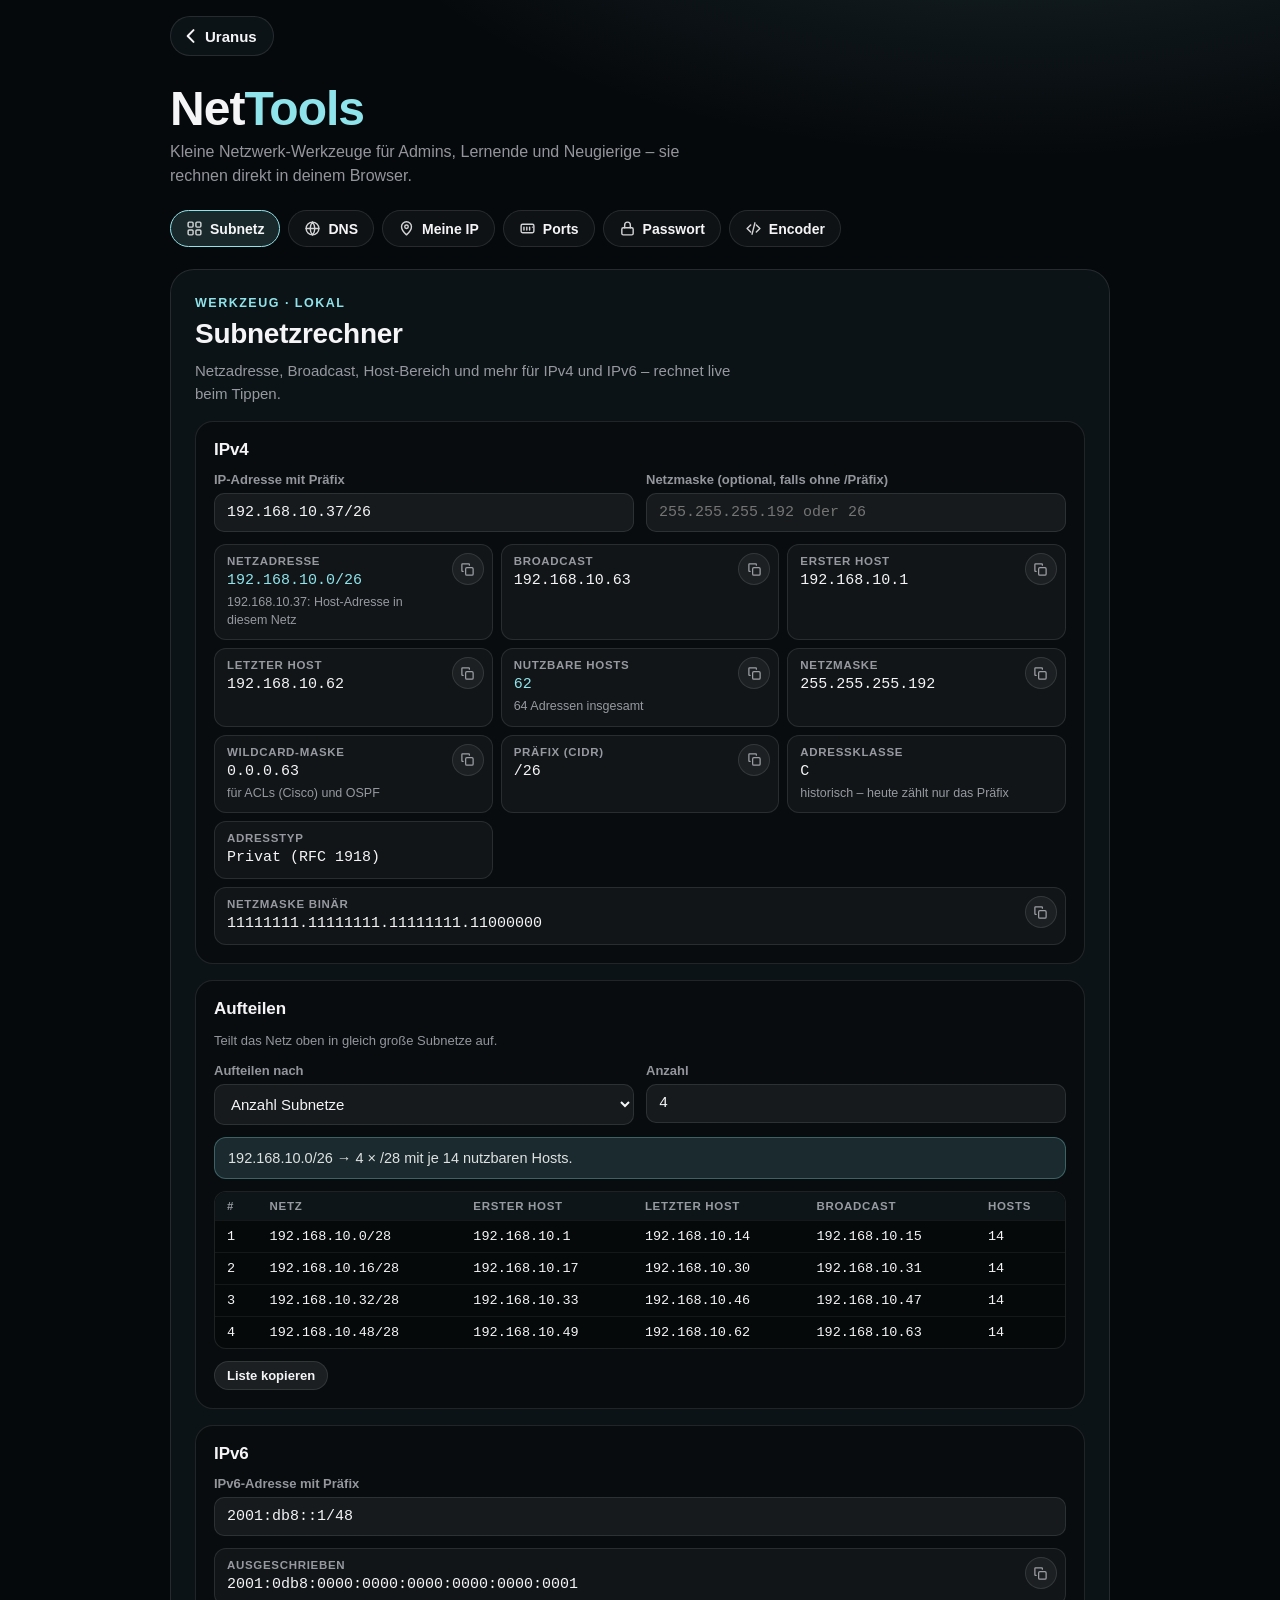
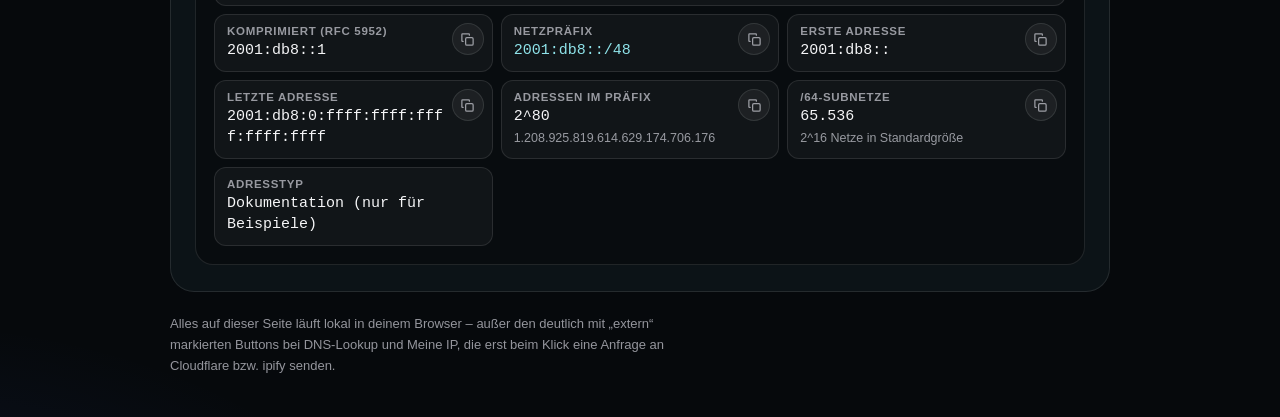
<file: 3mmooo.de/nettools.html>
<!DOCTYPE html>
<html lang="de">
<head>
<meta charset="utf-8">
<meta name="viewport" content="width=device-width, initial-scale=1, viewport-fit=cover">
<title>NetTools – 3mmooo.de</title>
<meta name="description" content="Netzwerk-Werkzeuge im Browser: Subnetzrechner (IPv4 & IPv6), DNS-Lookup mit SPF/DMARC-Check, eigene IP, Port-Lexikon mit Nmap-Baukasten, Passwort-Generator und Encoder mit JWT-Decoder.">
<meta name="theme-color" content="#000000">
<link rel="icon" href="favicon.svg" type="image/svg+xml">
<style>
  :root {
    --bg: #06090c;
    --panel: rgba(16, 24, 28, 0.72);
    --card: rgba(0, 0, 0, 0.32);
    --line: rgba(255, 255, 255, 0.1);
    --text: #f5f5f7;
    --muted: rgba(235, 235, 245, 0.62);
    --acc: #8fe3ea;
    --acc-dim: rgba(143, 227, 234, 0.14);
    --ok: #4ade80;
    --warn: #fbbf24;
    --err: #ff6b6b;
    --font: -apple-system, BlinkMacSystemFont, "SF Pro Display", "Inter", "Segoe UI", Roboto, sans-serif;
    --mono: ui-monospace, "SF Mono", SFMono-Regular, Menlo, Consolas, "Liberation Mono", monospace;
    color-scheme: dark;
  }
  * { box-sizing: border-box; }
  html, body { margin: 0; }
  body {
    min-height: 100vh;
    font-family: var(--font);
    color: var(--text);
    background:
      radial-gradient(1200px 600px at 80% -10%, rgba(143, 227, 234, 0.16), transparent 60%),
      radial-gradient(900px 500px at -10% 110%, rgba(70, 110, 255, 0.12), transparent 60%),
      var(--bg);
    -webkit-font-smoothing: antialiased;
    padding: max(16px, env(safe-area-inset-top)) max(16px, env(safe-area-inset-right)) max(40px, env(safe-area-inset-bottom)) max(16px, env(safe-area-inset-left));
  }
  .wrap { max-width: 940px; margin: 0 auto; display: flex; flex-direction: column; gap: 22px; }
  a { color: var(--acc); }
  button, input, select, textarea { font: inherit; color: inherit; }
  :focus-visible { outline: 2px solid var(--acc); outline-offset: 2px; }
  [hidden] { display: none !important; }
  .sr-only { position: absolute; width: 1px; height: 1px; padding: 0; margin: -1px; overflow: hidden; clip: rect(0 0 0 0); white-space: nowrap; border: 0; }

  .back {
    align-self: flex-start;
    display: inline-flex; align-items: center; gap: 4px;
    padding: 9px 16px 9px 10px;
    border-radius: 999px;
    border: 1px solid var(--line);
    background: var(--panel);
    color: inherit; text-decoration: none;
    font-weight: 600; font-size: 15px;
  }
  .back svg { width: 20px; height: 20px; }

  header h1 { margin: 6px 0 6px; font-size: clamp(32px, 6vw, 48px); letter-spacing: -0.02em; line-height: 1.05; }
  header h1 span { color: var(--acc); }
  header p { margin: 0; color: var(--muted); font-size: 16px; line-height: 1.5; max-width: 62ch; }

  /* Tabs */
  .tabs { display: flex; flex-wrap: wrap; gap: 8px; }
  .tab {
    display: inline-flex; align-items: center; gap: 7px;
    padding: 9px 15px; border-radius: 999px; border: 1px solid var(--line);
    background: rgba(255, 255, 255, 0.04); font-size: 14px; font-weight: 600; cursor: pointer;
    transition: background 0.2s, border-color 0.2s;
  }
  .tab svg { width: 17px; height: 17px; opacity: 0.85; flex: none; }
  .tab:hover { background: rgba(255, 255, 255, 0.08); }
  .tab[aria-selected="true"] { background: var(--acc-dim); border-color: var(--acc); }
  @media (max-width: 560px) {
    .tabs { display: grid; grid-template-columns: repeat(3, minmax(0, 1fr)); gap: 6px; }
    .tab { justify-content: center; padding: 9px 6px; font-size: 13.5px; min-width: 0; }
    .tab span { white-space: nowrap; overflow: hidden; text-overflow: ellipsis; }
  }

  /* Panels */
  .panel {
    border-radius: 24px;
    border: 1px solid var(--line);
    background: var(--panel);
    -webkit-backdrop-filter: blur(20px); backdrop-filter: blur(20px);
    padding: 26px 24px;
    display: flex; flex-direction: column; gap: 16px;
    min-width: 0;
  }
  @media (max-width: 560px) { .panel { padding: 20px 14px; border-radius: 20px; } }
  .eyebrow { margin: 0; font-size: 12.5px; font-weight: 700; letter-spacing: 0.12em; text-transform: uppercase; color: var(--acc); }
  .panel > h2 { margin: -8px 0 0; font-size: 28px; letter-spacing: -0.01em; }
  .sub { margin: -6px 0 0; color: var(--muted); font-size: 15px; line-height: 1.5; max-width: 66ch; }
  .card {
    display: flex; flex-direction: column; gap: 12px;
    padding: 18px; border-radius: 18px;
    background: var(--card);
    border: 1px solid var(--line);
    min-width: 0;
  }
  @media (max-width: 560px) { .card { padding: 14px 12px; border-radius: 16px; } }
  .card h3 { margin: 0; font-size: 17px; letter-spacing: -0.005em; }
  .card p { margin: 0; font-size: 14.5px; line-height: 1.55; color: rgba(255, 255, 255, 0.85); }
  .card p.note, .note { font-size: 13px; color: var(--muted); line-height: 1.5; margin: 0; }
  code { font-family: var(--mono); font-size: 0.92em; background: rgba(255, 255, 255, 0.08); padding: 1px 5px; border-radius: 5px; }

  /* Formular */
  .grid2 { display: grid; grid-template-columns: repeat(2, minmax(0, 1fr)); gap: 12px; }
  .grid3 { display: grid; grid-template-columns: repeat(3, minmax(0, 1fr)); gap: 12px; }
  @media (max-width: 680px) { .grid2, .grid3 { grid-template-columns: minmax(0, 1fr); } }
  .field { display: flex; flex-direction: column; gap: 6px; font-size: 13px; color: var(--muted); min-width: 0; }
  .field > span:first-child { font-weight: 600; }
  input[type="text"], input[type="password"], input[type="number"], input[type="search"], select, textarea {
    width: 100%; min-width: 0;
    font: 15px var(--mono);
    color: var(--text);
    padding: 10px 12px;
    border-radius: 10px;
    border: 1px solid var(--line);
    background: rgba(255, 255, 255, 0.06);
    outline: none;
    transition: border-color 0.2s;
  }
  select { font-family: var(--font); cursor: pointer; }
  select option { background: #10171a; color: var(--text); }
  textarea { font: 14px/1.5 var(--mono); resize: vertical; min-height: 90px; }
  input:focus, select:focus, textarea:focus { border-color: var(--acc); }
  input:focus-visible, select:focus-visible, textarea:focus-visible { outline: 2px solid var(--acc); outline-offset: 1px; }
  input[aria-invalid="true"] { border-color: var(--err); }
  input[type="checkbox"], input[type="radio"], input[type="range"] { accent-color: var(--acc); }
  input[type="range"] { width: 100%; }
  .check { display: inline-flex; align-items: center; gap: 8px; font-size: 14px; color: var(--text); cursor: pointer; min-height: 32px; }
  .check input { width: 18px; height: 18px; margin: 0; flex: none; }
  .checks { display: flex; flex-wrap: wrap; gap: 4px 18px; }

  .btn {
    display: inline-flex; align-items: center; justify-content: center; gap: 8px;
    padding: 10px 17px; border-radius: 999px; border: 1px solid var(--line);
    background: rgba(255, 255, 255, 0.08); font-weight: 600; font-size: 14.5px; cursor: pointer;
    transition: background 0.2s;
    text-align: center;
  }
  .btn:hover { background: rgba(255, 255, 255, 0.15); }
  .btn.primary { background: var(--acc); border-color: transparent; color: #04252a; }
  .btn.primary:hover { background: #b0eef2; }
  .btn.small { padding: 6px 12px; font-size: 13px; }
  .btn[disabled] { opacity: 0.5; cursor: progress; }
  .btn .ext {
    font-size: 10.5px; font-weight: 700; letter-spacing: 0.06em; text-transform: uppercase;
    padding: 2px 7px; border-radius: 999px; background: rgba(0, 0, 0, 0.18); border: 1px solid rgba(0, 0, 0, 0.2);
  }
  .btn:not(.primary) .ext { background: rgba(255, 255, 255, 0.08); border-color: var(--line); color: var(--muted); }
  .row { display: flex; flex-wrap: wrap; gap: 8px; align-items: center; }
  .icon-btn {
    flex: none; width: 32px; height: 32px; padding: 0;
    display: inline-flex; align-items: center; justify-content: center;
    border-radius: 999px; border: 1px solid var(--line); background: rgba(255, 255, 255, 0.05);
    cursor: pointer; color: var(--muted); transition: background 0.2s, color 0.2s;
  }
  .icon-btn:hover { background: rgba(255, 255, 255, 0.14); color: var(--text); }
  .icon-btn svg { width: 15px; height: 15px; }
  .icon-btn.done { color: var(--ok); border-color: rgba(74, 222, 128, 0.5); }

  .msg { margin: 0; font-size: 14px; line-height: 1.5; padding: 9px 13px; border-radius: 12px; }
  .msg:empty { display: none; }
  .msg.err { color: #ffd0d0; background: rgba(255, 107, 107, 0.1); border: 1px solid rgba(255, 107, 107, 0.35); }
  .msg.info { color: rgba(255, 255, 255, 0.86); background: var(--acc-dim); border: 1px solid rgba(143, 227, 234, 0.3); }
  .msg.ok { color: #d4ffe3; background: rgba(74, 222, 128, 0.08); border: 1px solid rgba(74, 222, 128, 0.3); }

  /* Ergebnis-Kacheln */
  .kv { display: grid; grid-template-columns: repeat(auto-fill, minmax(230px, 1fr)); gap: 8px; }
  .kv:empty { display: none; }
  .tile {
    position: relative;
    display: flex; flex-direction: column; gap: 3px;
    padding: 10px 46px 10px 12px; border-radius: 12px;
    background: rgba(255, 255, 255, 0.04); border: 1px solid var(--line);
    min-width: 0;
  }
  .tile.wide { grid-column: 1 / -1; }
  .tile.nocopy { padding-right: 12px; }
  .tile .k { font-size: 11.5px; font-weight: 700; letter-spacing: 0.06em; text-transform: uppercase; color: var(--muted); }
  .tile .v { font: 15px/1.4 var(--mono); overflow-wrap: anywhere; user-select: text; }
  .tile .s { font-size: 12.5px; color: var(--muted); line-height: 1.4; }
  .tile .icon-btn { position: absolute; top: 8px; right: 8px; }
  .tile.hl .v { color: var(--acc); }

  /* Tabellen */
  .table-wrap { overflow: auto; border-radius: 12px; border: 1px solid var(--line); background: rgba(0, 0, 0, 0.25); -webkit-overflow-scrolling: touch; }
  .table-wrap:empty { display: none; }
  .table-wrap.tall { max-height: 520px; }
  table { border-collapse: collapse; width: 100%; font-size: 13.5px; }
  th, td { text-align: left; padding: 8px 12px; border-bottom: 1px solid rgba(255, 255, 255, 0.06); vertical-align: top; }
  th { position: sticky; top: 0; background: #0d1518; font-size: 11.5px; font-weight: 700; letter-spacing: 0.06em; text-transform: uppercase; color: var(--muted); white-space: nowrap; z-index: 1; }
  tr:last-child td { border-bottom: 0; }
  td.mono, .mono { font-family: var(--mono); }
  td.data { overflow-wrap: anywhere; word-break: break-word; min-width: 220px; }
  td.nowrap { white-space: nowrap; }
  .t-split { min-width: 640px; }
  .t-ports { min-width: 720px; }
  .t-dns { min-width: 560px; }

  /* Pills */
  .pill {
    display: inline-flex; align-items: center; gap: 5px;
    padding: 2px 10px; border-radius: 999px;
    font-size: 12px; font-weight: 700; white-space: nowrap;
    border: 1px solid transparent;
  }
  .pill.good { color: var(--ok); background: rgba(74, 222, 128, 0.1); border-color: rgba(74, 222, 128, 0.35); }
  .pill.warn { color: var(--warn); background: rgba(251, 191, 36, 0.1); border-color: rgba(251, 191, 36, 0.35); }
  .pill.bad { color: var(--err); background: rgba(255, 107, 107, 0.1); border-color: rgba(255, 107, 107, 0.35); }
  .pill.neutral { color: var(--acc); background: var(--acc-dim); border-color: rgba(143, 227, 234, 0.35); }

  .checks-list { display: flex; flex-direction: column; gap: 8px; }
  .checks-list:empty { display: none; }
  .check-item { display: flex; flex-direction: column; gap: 6px; padding: 12px 14px; border-radius: 12px; background: rgba(255, 255, 255, 0.04); border: 1px solid var(--line); }
  .check-item .head { display: flex; align-items: center; gap: 10px; flex-wrap: wrap; font-weight: 700; }
  .check-item .rec { font: 12.5px/1.5 var(--mono); color: var(--muted); overflow-wrap: anywhere; }
  .check-item p { font-size: 14px; }

  /* Ausgabe */
  .out {
    margin: 0; padding: 12px 14px; border-radius: 12px;
    background: #050708; border: 1px solid var(--line);
    font: 13.5px/1.55 var(--mono); color: #d3dade;
    white-space: pre-wrap; overflow-wrap: anywhere; min-height: 46px;
  }
  .cmd { color: var(--acc); font-size: 14.5px; }
  .explain { margin: 0; padding: 0 0 0 2px; list-style: none; display: flex; flex-direction: column; gap: 6px; font-size: 14px; line-height: 1.45; }
  .explain li { display: grid; grid-template-columns: minmax(0, 9.5em) minmax(0, 1fr); gap: 10px; }
  .explain li code { justify-self: start; overflow-wrap: anywhere; }
  @media (max-width: 560px) { .explain li { grid-template-columns: minmax(0, 1fr); gap: 2px; } }

  /* Passwort */
  .seg { position: relative; display: inline-flex; padding: 3px; border-radius: 999px; background: rgba(255, 255, 255, 0.05); border: 1px solid var(--line); align-self: flex-start; max-width: 100%; }
  .seg input { position: absolute; opacity: 0; pointer-events: none; }
  .seg label { padding: 7px 14px; border-radius: 999px; font-size: 14px; font-weight: 600; cursor: pointer; color: var(--muted); }
  .seg input:checked + label { background: var(--acc-dim); color: var(--text); box-shadow: inset 0 0 0 1px var(--acc); }
  .seg input:focus-visible + label { outline: 2px solid var(--acc); outline-offset: 2px; }
  textarea.pw-out { font-size: 17px; letter-spacing: 0.02em; min-height: 0; resize: none; word-break: break-all; line-height: 1.45; }
  .meter { display: flex; flex-direction: column; gap: 7px; }
  .meter:empty { display: none; }
  .bar { height: 8px; border-radius: 999px; background: rgba(255, 255, 255, 0.08); overflow: hidden; }
  .bar > i { display: block; height: 100%; border-radius: inherit; transition: width 0.3s, background 0.3s; }
  .meter .line { display: flex; flex-wrap: wrap; gap: 6px 14px; align-items: center; font-size: 14px; }
  .meter .line b { font-family: var(--mono); }
  .meter ul { margin: 0; padding-left: 18px; font-size: 13.5px; color: var(--warn); line-height: 1.5; }
  .range-row { display: flex; align-items: center; gap: 12px; }
  .range-row output { font: 600 15px var(--mono); min-width: 2.5ch; text-align: right; color: var(--acc); }

  /* Encoder */
  .ops { display: grid; grid-template-columns: repeat(auto-fill, minmax(250px, 1fr)); gap: 8px; }
  .opgroup { display: flex; flex-direction: column; gap: 6px; padding: 10px 12px; border-radius: 12px; background: rgba(255, 255, 255, 0.03); border: 1px solid var(--line); }
  .opgroup .k { font-size: 11.5px; font-weight: 700; letter-spacing: 0.06em; text-transform: uppercase; color: var(--muted); }
  .opgroup .row { gap: 6px; }
  .jwt-grid { display: grid; grid-template-columns: repeat(2, minmax(0, 1fr)); gap: 10px; }
  @media (max-width: 680px) { .jwt-grid { grid-template-columns: minmax(0, 1fr); } }
  .jwt-grid .k { font-size: 11.5px; font-weight: 700; letter-spacing: 0.06em; text-transform: uppercase; color: var(--muted); margin-bottom: 6px; display: block; }

  footer { color: var(--muted); font-size: 13px; line-height: 1.6; max-width: 72ch; }

  @media (prefers-reduced-motion: reduce) {
    *, *::before, *::after { transition: none !important; animation: none !important; scroll-behavior: auto !important; }
  }
</style>
</head>
<body>
<div class="wrap">
  <a class="back" href="index.html#uranus">
    <svg viewBox="0 0 24 24" aria-hidden="true"><path d="m15 5-7 7 7 7" fill="none" stroke="currentColor" stroke-width="2.4" stroke-linecap="round" stroke-linejoin="round"/></svg>
    Uranus
  </a>

  <header>
    <h1>Net<span>Tools</span></h1>
    <p>Kleine Netzwerk-Werkzeuge für Admins, Lernende und Neugierige – sie rechnen direkt in deinem Browser.</p>
  </header>

  <nav class="tabs" role="tablist" aria-label="Werkzeuge" id="tabs">
    <button class="tab" role="tab" id="tab-subnetz" aria-controls="panel-subnetz" data-tool="subnetz" aria-selected="true">
      <svg viewBox="0 0 24 24" aria-hidden="true" fill="none" stroke="currentColor" stroke-width="2" stroke-linecap="round" stroke-linejoin="round"><rect x="3" y="3" width="7" height="7" rx="1.5"/><rect x="14" y="3" width="7" height="7" rx="1.5"/><rect x="3" y="14" width="7" height="7" rx="1.5"/><rect x="14" y="14" width="7" height="7" rx="1.5"/></svg><span>Subnetz</span></button>
    <button class="tab" role="tab" id="tab-dns" aria-controls="panel-dns" data-tool="dns" aria-selected="false" tabindex="-1">
      <svg viewBox="0 0 24 24" aria-hidden="true" fill="none" stroke="currentColor" stroke-width="2" stroke-linecap="round" stroke-linejoin="round"><circle cx="12" cy="12" r="9"/><path d="M3 12h18M12 3a14 14 0 0 1 0 18M12 3a14 14 0 0 0 0 18"/></svg><span>DNS</span></button>
    <button class="tab" role="tab" id="tab-ip" aria-controls="panel-ip" data-tool="ip" aria-selected="false" tabindex="-1">
      <svg viewBox="0 0 24 24" aria-hidden="true" fill="none" stroke="currentColor" stroke-width="2" stroke-linecap="round" stroke-linejoin="round"><path d="M12 21s-7-6.2-7-11.5a7 7 0 0 1 14 0C19 14.8 12 21 12 21z"/><circle cx="12" cy="9.5" r="2.5"/></svg><span>Meine IP</span></button>
    <button class="tab" role="tab" id="tab-ports" aria-controls="panel-ports" data-tool="ports" aria-selected="false" tabindex="-1">
      <svg viewBox="0 0 24 24" aria-hidden="true" fill="none" stroke="currentColor" stroke-width="2" stroke-linecap="round" stroke-linejoin="round"><rect x="3" y="6" width="18" height="12" rx="2"/><path d="M7 10v4M11 10v4M15 10v4M19 10v0"/></svg><span>Ports</span></button>
    <button class="tab" role="tab" id="tab-passwort" aria-controls="panel-passwort" data-tool="passwort" aria-selected="false" tabindex="-1">
      <svg viewBox="0 0 24 24" aria-hidden="true" fill="none" stroke="currentColor" stroke-width="2" stroke-linecap="round" stroke-linejoin="round"><rect x="4" y="11" width="16" height="10" rx="2"/><path d="M8 11V7a4 4 0 0 1 8 0v4"/></svg><span>Passwort</span></button>
    <button class="tab" role="tab" id="tab-encoder" aria-controls="panel-encoder" data-tool="encoder" aria-selected="false" tabindex="-1">
      <svg viewBox="0 0 24 24" aria-hidden="true" fill="none" stroke="currentColor" stroke-width="2" stroke-linecap="round" stroke-linejoin="round"><path d="m8 7-5 5 5 5M16 7l5 5-5 5M14 4l-4 16"/></svg><span>Encoder</span></button>
  </nav>

  <!-- ===================================================== SUBNETZ -->
  <section class="panel" id="panel-subnetz" role="tabpanel" aria-labelledby="tab-subnetz" tabindex="0">
    <p class="eyebrow">Werkzeug · lokal</p>
    <h2>Subnetzrechner</h2>
    <p class="sub">Netzadresse, Broadcast, Host-Bereich und mehr für IPv4 und IPv6 – rechnet live beim Tippen.</p>

    <div class="card">
      <h3>IPv4</h3>
      <div class="grid2">
        <label class="field" for="sn-input"><span>IP-Adresse mit Präfix</span>
          <input type="text" id="sn-input" value="192.168.10.37/26" placeholder="192.168.10.37/26" autocomplete="off" autocapitalize="off" spellcheck="false" inputmode="decimal" aria-describedby="sn-error">
        </label>
        <label class="field" for="sn-mask"><span>Netzmaske (optional, falls ohne /Präfix)</span>
          <input type="text" id="sn-mask" placeholder="255.255.255.192 oder 26" autocomplete="off" autocapitalize="off" spellcheck="false" inputmode="decimal" aria-describedby="sn-error">
        </label>
      </div>
      <p class="msg" id="sn-error" aria-live="polite"></p>
      <div class="kv" id="sn-result" aria-live="polite"></div>
    </div>

    <div class="card">
      <h3>Aufteilen</h3>
      <p class="note">Teilt das Netz oben in gleich große Subnetze auf.</p>
      <div class="grid2">
        <label class="field" for="sn-split-mode"><span>Aufteilen nach</span>
          <select id="sn-split-mode">
            <option value="count">Anzahl Subnetze</option>
            <option value="prefix">Präfix der Subnetze</option>
          </select>
        </label>
        <label class="field" for="sn-split-value"><span id="sn-split-value-label">Anzahl</span>
          <input type="number" id="sn-split-value" value="4" min="1" step="1" inputmode="numeric">
        </label>
      </div>
      <p class="msg" id="sn-split-info" aria-live="polite"></p>
      <div class="table-wrap tall" id="sn-split-table"></div>
      <div class="row" id="sn-split-actions" hidden>
        <button class="btn small" type="button" id="sn-split-copy">Liste kopieren</button>
      </div>
    </div>

    <div class="card">
      <h3>IPv6</h3>
      <label class="field" for="v6-input"><span>IPv6-Adresse mit Präfix</span>
        <input type="text" id="v6-input" value="2001:db8::1/48" placeholder="2001:db8::1/48" autocomplete="off" autocapitalize="off" spellcheck="false" aria-describedby="v6-error">
      </label>
      <p class="msg" id="v6-error" aria-live="polite"></p>
      <div class="kv" id="v6-result"></div>
    </div>
  </section>

  <!-- ===================================================== DNS -->
  <section class="panel" id="panel-dns" role="tabpanel" aria-labelledby="tab-dns" tabindex="0" hidden>
    <p class="eyebrow">Werkzeug · sendet bei Klick an Cloudflare</p>
    <h2>DNS-Lookup</h2>
    <p class="sub">DNS-Einträge einer Domain abfragen und prüfen, ob SPF und DMARC gegen gefälschte Absender schützen.</p>

    <form class="card" id="dns-form" novalidate>
      <div class="grid2">
        <label class="field" for="dns-domain"><span>Domain</span>
          <input type="text" id="dns-domain" value="3mmooo.de" placeholder="beispiel.de" autocomplete="off" autocapitalize="off" spellcheck="false" inputmode="url">
        </label>
        <label class="field" for="dns-type"><span>Eintragstyp</span>
          <select id="dns-type">
            <option value="A">A (IPv4-Adresse)</option>
            <option value="AAAA">AAAA (IPv6-Adresse)</option>
            <option value="CNAME">CNAME (Alias)</option>
            <option value="MX">MX (Mailserver)</option>
            <option value="TXT">TXT (Text, z. B. SPF)</option>
            <option value="NS">NS (Nameserver)</option>
            <option value="CAA">CAA (erlaubte Zertifizierungsstellen)</option>
            <option value="SOA">SOA (Zonen-Info)</option>
            <option value="ALL">Alle</option>
          </select>
        </label>
      </div>
      <div class="row">
        <button class="btn primary" type="submit" id="dns-go">Abfragen <span class="ext">extern</span></button>
        <button class="btn" type="button" id="dns-mail">E-Mail-Sicherheit prüfen <span class="ext">extern</span></button>
      </div>
      <p class="note">Die Abfrage geht an Cloudflare (1.1.1.1). Erst beim Klick wird etwas gesendet.</p>
      <p class="msg" id="dns-status" aria-live="polite"></p>
      <div class="checks-list" id="dns-mail-results" aria-live="polite"></div>
      <div class="table-wrap" id="dns-results"></div>
    </form>
  </section>

  <!-- ===================================================== MEINE IP -->
  <section class="panel" id="panel-ip" role="tabpanel" aria-labelledby="tab-ip" tabindex="0" hidden>
    <p class="eyebrow">Werkzeug · sendet bei Klick an ipify</p>
    <h2>Meine IP</h2>
    <p class="sub">Mit welcher Adresse du im Internet unterwegs bist – und was dein Browser sonst noch über sich verrät.</p>

    <div class="card">
      <h3>Öffentliche IP-Adresse</h3>
      <div class="row">
        <button class="btn primary" type="button" id="ip-go">Meine IP anzeigen <span class="ext">extern</span></button>
      </div>
      <p class="note">Die Anfrage geht an ipify (api.ipify.org und api64.ipify.org). Erst beim Klick wird etwas gesendet.</p>
      <p class="msg" id="ip-status" aria-live="polite"></p>
      <div class="kv" id="ip-result"></div>
    </div>

    <div class="card">
      <h3>Was dein Browser verrät</h3>
      <p class="note">Diese Werte liest die Seite lokal aus, ohne Anfrage. Jede Website, die du besuchst, kann sie genauso sehen.</p>
      <div class="kv" id="ip-local"></div>
    </div>
  </section>

  <!-- ===================================================== PORTS -->
  <section class="panel" id="panel-ports" role="tabpanel" aria-labelledby="tab-ports" tabindex="0" hidden>
    <p class="eyebrow">Werkzeug · lokal</p>
    <h2>Ports</h2>
    <p class="sub">Welcher Dienst steckt hinter welchem Port, wie riskant ist er offen im Internet – und wie sieht der passende Nmap-Befehl aus?</p>

    <div class="card">
      <h3>Warum kein Portscan im Browser?</h3>
      <p>Browser blockieren echte Portscans aus Sicherheitsgründen: Eine Webseite darf nicht heimlich dein Netzwerk oder fremde Server abklopfen.
        Für echte Scans nimm mein <a href="https://github.com/3mmooo/Portchecker" target="_blank" rel="noopener">PortChecker-Tool</a> (Python, Quellcode auf GitHub)
        oder <a href="https://nmap.org/" target="_blank" rel="noopener">nmap</a> – und scanne nur eigene Systeme oder solche, für die du eine ausdrückliche Erlaubnis hast.</p>
    </div>

    <div class="card">
      <h3>Port-Lexikon</h3>
      <div class="grid2">
        <label class="field" for="ports-search"><span>Suche (Port, Dienst oder Stichwort)</span>
          <input type="search" id="ports-search" placeholder="z. B. 3389, ssh oder datenbank" autocomplete="off" autocapitalize="off" spellcheck="false">
        </label>
        <label class="field" for="ports-risk"><span>Risiko</span>
          <select id="ports-risk">
            <option value="">Alle</option>
            <option value="hoch">hoch</option>
            <option value="mittel">mittel</option>
            <option value="niedrig">niedrig</option>
          </select>
        </label>
      </div>
      <p class="note" id="ports-count" aria-live="polite"></p>
      <div class="table-wrap tall" id="ports-table"></div>
      <p class="note">Das Risiko bezieht sich darauf, dass der Port aus dem Internet erreichbar ist. Im eigenen LAN hinter einer Firewall ist vieles harmloser.</p>
    </div>

    <div class="card">
      <h3>Nmap-Baukasten</h3>
      <p class="note">Stell dir deinen Befehl zusammen – die Erklärung jedes Schalters steht darunter. Ausführen musst du ihn selbst in einem Terminal.</p>
      <div class="grid2">
        <label class="field" for="nm-target"><span>Ziel</span>
          <input type="text" id="nm-target" value="scanme.nmap.org" autocomplete="off" autocapitalize="off" spellcheck="false" aria-describedby="nm-target-note">
        </label>
        <label class="field" for="nm-scan"><span>Scan-Typ</span>
          <select id="nm-scan">
            <option value="-sT">TCP-Connect (-sT)</option>
            <option value="-sS">SYN-Scan (-sS)</option>
            <option value="-sU">UDP-Scan (-sU)</option>
            <option value="-sn">Ping-Sweep, nur Hosts (-sn)</option>
          </select>
        </label>
        <label class="field" for="nm-ports"><span>Ports</span>
          <select id="nm-ports">
            <option value="default">Standard (Top 1000)</option>
            <option value="top100" selected>Top 100</option>
            <option value="common">Gängige Liste</option>
            <option value="all">Alle 65.535</option>
            <option value="custom">Eigene Auswahl</option>
          </select>
        </label>
        <label class="field" for="nm-ports-custom" id="nm-ports-custom-wrap" hidden><span>Eigene Ports</span>
          <input type="text" id="nm-ports-custom" value="22,80,443,8000-8100" placeholder="22,80,443,8000-8100" autocomplete="off" spellcheck="false">
        </label>
        <label class="field" for="nm-timing"><span>Timing</span>
          <select id="nm-timing">
            <option value="">Standard (keine Angabe)</option>
            <option value="0">T0 – paranoid</option>
            <option value="1">T1 – sneaky</option>
            <option value="2">T2 – polite</option>
            <option value="3">T3 – normal</option>
            <option value="4">T4 – aggressive</option>
            <option value="5">T5 – insane</option>
          </select>
        </label>
      </div>
      <p class="note" id="nm-target-note"><code>scanme.nmap.org</code> stellt das Nmap-Projekt ausdrücklich für Testscans bereit (bitte maßvoll, nicht im Dauerbetrieb).</p>
      <div class="checks">
        <label class="check" for="nm-sv"><input type="checkbox" id="nm-sv"> Dienst-Versionen (-sV)</label>
        <label class="check" for="nm-os"><input type="checkbox" id="nm-os"> Betriebssystem (-O)</label>
        <label class="check" for="nm-sc"><input type="checkbox" id="nm-sc"> Standard-Skripte (-sC)</label>
        <label class="check" for="nm-out"><input type="checkbox" id="nm-out"> In Datei speichern (-oN)</label>
      </div>
      <label class="field" for="nm-outfile" id="nm-outfile-wrap" hidden><span>Dateiname</span>
        <input type="text" id="nm-outfile" value="scan.txt" autocomplete="off" spellcheck="false">
      </label>
      <p class="msg" id="nm-error" aria-live="polite"></p>
      <pre class="out cmd" id="nm-cmd" aria-live="polite"></pre>
      <div class="row"><button class="btn small" type="button" id="nm-copy">Befehl kopieren</button></div>
      <ul class="explain" id="nm-explain"></ul>
    </div>
  </section>

  <!-- ===================================================== PASSWORT -->
  <section class="panel" id="panel-passwort" role="tabpanel" aria-labelledby="tab-passwort" tabindex="0" hidden>
    <p class="eyebrow">Werkzeug · lokal</p>
    <h2>Passwort</h2>
    <p class="sub">Sichere Passwörter und Passphrasen erzeugen und die Stärke einschätzen. Nichts davon verlässt deinen Browser.</p>

    <div class="card">
      <h3>Generator</h3>
      <div class="seg" role="radiogroup" aria-label="Art">
        <input type="radio" name="pw-mode" id="pw-mode-chars" value="chars" checked><label for="pw-mode-chars">Zeichen</label>
        <input type="radio" name="pw-mode" id="pw-mode-words" value="words"><label for="pw-mode-words">Passphrase</label>
      </div>
      <label class="field" for="pw-output"><span>Ergebnis</span>
        <textarea id="pw-output" class="pw-out" rows="2" readonly autocomplete="off" autocapitalize="off" spellcheck="false"></textarea>
      </label>
      <div class="row">
        <button class="btn primary" type="button" id="pw-generate">Neu erzeugen</button>
        <button class="btn" type="button" id="pw-copy">Kopieren</button>
      </div>
      <div class="meter" id="pw-gen-meter" aria-live="polite"></div>

      <div id="pw-opts-chars" class="card" style="background: rgba(255,255,255,0.03)">
        <label class="field" for="pw-length"><span>Länge</span>
          <span class="range-row"><input type="range" id="pw-length" min="8" max="64" value="20"><output id="pw-length-val" for="pw-length">20</output></span>
        </label>
        <div class="checks">
          <label class="check" for="pw-upper"><input type="checkbox" id="pw-upper" checked> Großbuchstaben</label>
          <label class="check" for="pw-lower"><input type="checkbox" id="pw-lower" checked> Kleinbuchstaben</label>
          <label class="check" for="pw-digits"><input type="checkbox" id="pw-digits" checked> Ziffern</label>
          <label class="check" for="pw-symbols"><input type="checkbox" id="pw-symbols" checked> Sonderzeichen</label>
          <label class="check" for="pw-similar"><input type="checkbox" id="pw-similar"> ähnliche Zeichen vermeiden (0 O 1 l I)</label>
        </div>
      </div>

      <div id="pw-opts-words" class="card" style="background: rgba(255,255,255,0.03)" hidden>
        <div class="grid2">
          <label class="field" for="pw-words"><span>Anzahl Wörter</span>
            <span class="range-row"><input type="range" id="pw-words" min="3" max="8" value="7"><output id="pw-words-val" for="pw-words">7</output></span>
          </label>
          <label class="field" for="pw-sep"><span>Trennzeichen</span>
            <select id="pw-sep">
              <option value="-">Bindestrich ( - )</option>
              <option value=".">Punkt ( . )</option>
              <option value="_">Unterstrich ( _ )</option>
              <option value=" ">Leerzeichen</option>
              <option value="">ohne</option>
            </select>
          </label>
        </div>
        <div class="checks">
          <label class="check" for="pw-cap"><input type="checkbox" id="pw-cap" checked> Wörter großschreiben</label>
          <label class="check" for="pw-num"><input type="checkbox" id="pw-num"> Zufallsziffer anhängen</label>
        </div>
        <p class="note" id="pw-words-note"></p>
      </div>
    </div>

    <div class="card">
      <h3>Passwort prüfen</h3>
      <label class="field" for="pw-check"><span>Eigenes Passwort eingeben</span>
        <input type="password" id="pw-check" placeholder="wird nur lokal bewertet" autocomplete="off" autocapitalize="off" spellcheck="false">
      </label>
      <label class="check" for="pw-show"><input type="checkbox" id="pw-show"> anzeigen</label>
      <div class="meter" id="pw-check-meter" aria-live="polite"></div>
      <p class="note">Schätzung für einen Offline-Angriff mit 10 Milliarden Versuchen pro Sekunde (schneller Hash, Grafikkarten-Cluster). Echte Cracker nutzen Wortlisten und Regeln – darum zählen bekannte Muster hier kaum.</p>
    </div>
  </section>

  <!-- ===================================================== ENCODER -->
  <section class="panel" id="panel-encoder" role="tabpanel" aria-labelledby="tab-encoder" tabindex="0" hidden>
    <p class="eyebrow">Werkzeug · lokal</p>
    <h2>Encoder</h2>
    <p class="sub">Base64, URL, Hex und HTML kodieren und dekodieren, Hashes berechnen und JSON Web Tokens lesbar machen.</p>

    <div class="card">
      <label class="field" for="enc-input"><span>Eingabe</span>
        <textarea id="enc-input" placeholder="Text hier eingeben …" autocomplete="off" autocapitalize="off" spellcheck="false">Grüße vom Uranus! 🪐</textarea>
      </label>
      <div class="ops">
        <div class="opgroup"><span class="k">Base64</span><div class="row">
          <button class="btn small" type="button" id="enc-b64-enc" data-op="b64-enc">Kodieren</button>
          <button class="btn small" type="button" id="enc-b64-dec" data-op="b64-dec">Dekodieren</button></div></div>
        <div class="opgroup"><span class="k">Base64URL</span><div class="row">
          <button class="btn small" type="button" id="enc-b64url-enc" data-op="b64url-enc">Kodieren</button>
          <button class="btn small" type="button" id="enc-b64url-dec" data-op="b64url-dec">Dekodieren</button></div></div>
        <div class="opgroup"><span class="k">URL (Prozent-Kodierung)</span><div class="row">
          <button class="btn small" type="button" id="enc-url-enc" data-op="url-enc">Kodieren</button>
          <button class="btn small" type="button" id="enc-url-dec" data-op="url-dec">Dekodieren</button></div></div>
        <div class="opgroup"><span class="k">Hex (UTF-8)</span><div class="row">
          <button class="btn small" type="button" id="enc-hex-enc" data-op="hex-enc">Kodieren</button>
          <button class="btn small" type="button" id="enc-hex-dec" data-op="hex-dec">Dekodieren</button></div></div>
        <div class="opgroup"><span class="k">HTML-Entities</span><div class="row">
          <button class="btn small" type="button" id="enc-html-enc" data-op="html-enc">Kodieren</button>
          <button class="btn small" type="button" id="enc-html-dec" data-op="html-dec">Dekodieren</button></div></div>
        <div class="opgroup"><span class="k">Hash (Hex)</span><div class="row">
          <button class="btn small" type="button" id="enc-sha1" data-op="SHA-1">SHA-1</button>
          <button class="btn small" type="button" id="enc-sha256" data-op="SHA-256">SHA-256</button>
          <button class="btn small" type="button" id="enc-sha384" data-op="SHA-384">SHA-384</button>
          <button class="btn small" type="button" id="enc-sha512" data-op="SHA-512">SHA-512</button></div></div>
      </div>
      <p class="msg" id="enc-error" aria-live="polite"></p>
      <div class="field"><span id="enc-output-label">Ergebnis</span>
        <pre class="out" id="enc-output" aria-live="polite" aria-labelledby="enc-output-label"></pre>
      </div>
      <div class="row">
        <button class="btn small" type="button" id="enc-copy">Ergebnis kopieren</button>
        <button class="btn small" type="button" id="enc-use">Als Eingabe übernehmen</button>
      </div>
      <p class="note">SHA-1 gilt als gebrochen und sollte nur noch für Prüfsummen ohne Sicherheitsbezug genutzt werden. Für Passwörter sind alle SHA-Varianten ungeeignet – dafür gibt es bcrypt, scrypt oder Argon2.</p>
    </div>

    <div class="card">
      <h3>JWT-Decoder</h3>
      <label class="field" for="jwt-input"><span>JSON Web Token</span>
        <textarea id="jwt-input" placeholder="eyJhbGciOi…" autocomplete="off" autocapitalize="off" spellcheck="false"></textarea>
      </label>
      <div class="row"><button class="btn small" type="button" id="jwt-example">Beispiel-Token einfügen</button></div>
      <p class="msg" id="jwt-status" aria-live="polite"></p>
      <div class="checks-list" id="jwt-warn"></div>
      <div class="jwt-grid" id="jwt-out" hidden>
        <div><span class="k" id="jwt-header-label">Header</span><pre class="out" id="jwt-header" aria-labelledby="jwt-header-label"></pre></div>
        <div><span class="k" id="jwt-payload-label">Payload</span><pre class="out" id="jwt-payload" aria-labelledby="jwt-payload-label"></pre></div>
      </div>
      <div class="kv" id="jwt-times"></div>
      <p class="note">Der Decoder liest das Token nur – die Signatur wird nicht geprüft. Ein JWT ist signiert, aber nicht verschlüsselt: Jeder kann den Inhalt lesen.</p>
    </div>
  </section>

  <footer>
    Alles auf dieser Seite läuft lokal in deinem Browser – außer den deutlich mit „extern“ markierten Buttons bei DNS-Lookup und Meine IP,
    die erst beim Klick eine Anfrage an Cloudflare bzw. ipify senden.
  </footer>
  <div class="sr-only" aria-live="polite" id="announce"></div>
</div>

<script>
'use strict';
(function () {

// <pure> ================================================================
// Reine Funktionen ohne DOM-Zugriff (werden auch in Node getestet).

/* ---------- IPv4 ---------- */
function parseIPv4(s) {
  const m = /^(\d{1,3})\.(\d{1,3})\.(\d{1,3})\.(\d{1,3})$/.exec(String(s).trim());
  if (!m) return null;
  let n = 0;
  for (let i = 1; i <= 4; i++) {
    const o = Number(m[i]);
    if (o > 255) return null;
    n = n * 256 + o;
  }
  return n;
}
function ipv4ToString(n) {
  return [n >>> 24, (n >>> 16) & 255, (n >>> 8) & 255, n & 255].join('.');
}
function prefixToMask(p) {
  return p === 0 ? 0 : (0xFFFFFFFF << (32 - p)) >>> 0;
}
function maskToPrefix(mask) {
  const inv = (~mask) >>> 0;
  if ((inv & (inv + 1)) !== 0) return -1; // Einsen nicht zusammenhängend
  let bits = 0;
  for (let x = inv; x; x >>>= 1) bits += x & 1;
  return 32 - bits;
}
function toBinary32(n) {
  const b = (n >>> 0).toString(2).padStart(32, '0');
  return b.match(/.{8}/g).join('.');
}
function parseMask(s) {
  s = String(s).trim();
  const pm = /^\/?(\d{1,2})$/.exec(s);
  if (pm) {
    const p = Number(pm[1]);
    if (p > 32) return { error: `Präfix /${p} ist zu groß – bei IPv4 sind 0 bis 32 möglich.` };
    return { prefix: p };
  }
  const m = parseIPv4(s);
  if (m === null) return { error: `„${s}“ ist weder ein Präfix (0–32) noch eine Netzmaske wie 255.255.255.0.` };
  const p = maskToPrefix(m);
  if (p < 0) return { error: `${s} ist keine gültige Netzmaske – die Einsen müssen zusammenhängend links stehen.` };
  return { prefix: p };
}
function parseIPv4Input(ipStr, maskStr) {
  const s = String(ipStr || '').trim();
  if (!s) return { error: 'Bitte eine IPv4-Adresse eingeben, z. B. 192.168.10.37/26.' };
  const m = /^([^\s/]+)(?:\s*\/\s*|\s+)?(\S+)?$/.exec(s);
  if (!m) return { error: 'Format nicht erkannt. Beispiel: 192.168.10.37/26 oder 192.168.10.37 255.255.255.192.' };
  const ip = parseIPv4(m[1]);
  if (ip === null) return { error: `„${m[1]}“ ist keine gültige IPv4-Adresse (vier Zahlen von 0 bis 255, getrennt durch Punkte).` };
  const maskPart = m[2] || String(maskStr || '').trim();
  if (!maskPart) return { error: 'Präfix oder Netzmaske fehlt – z. B. /24 anhängen oder rechts eine Maske eintragen.' };
  const pm = parseMask(maskPart);
  if (pm.error) return pm;
  return { ip, prefix: pm.prefix };
}
function ipv4Class(ip) {
  const a = ip >>> 24;
  if (a < 128) return 'A';
  if (a < 192) return 'B';
  if (a < 224) return 'C';
  if (a < 240) return 'D (Multicast)';
  return 'E (reserviert)';
}
const V4_RANGES = [
  ['0.0.0.0', 8, '„Dieses Netz“ (nicht routbar)', 'special'],
  ['10.0.0.0', 8, 'Privat (RFC 1918)', 'private'],
  ['100.64.0.0', 10, 'CGNAT – geteilter Adressraum der Provider (RFC 6598)', 'cgnat'],
  ['127.0.0.0', 8, 'Loopback (der eigene Rechner)', 'loopback'],
  ['169.254.0.0', 16, 'Link-Local (automatisch vergeben, kein DHCP)', 'linklocal'],
  ['172.16.0.0', 12, 'Privat (RFC 1918)', 'private'],
  ['192.0.0.0', 24, 'IETF-Protokollzuweisungen (reserviert)', 'special'],
  ['192.0.2.0', 24, 'Dokumentation (TEST-NET-1)', 'doc'],
  ['192.168.0.0', 16, 'Privat (RFC 1918)', 'private'],
  ['198.18.0.0', 15, 'Benchmark-Tests (RFC 2544)', 'special'],
  ['198.51.100.0', 24, 'Dokumentation (TEST-NET-2)', 'doc'],
  ['203.0.113.0', 24, 'Dokumentation (TEST-NET-3)', 'doc'],
  ['224.0.0.0', 4, 'Multicast', 'multicast'],
  ['255.255.255.255', 32, 'Limited Broadcast', 'special'],
  ['240.0.0.0', 4, 'Reserviert (Klasse E)', 'special'],
];
function ipv4Type(ip) {
  for (const [net, p, label, kind] of V4_RANGES) {
    const mask = prefixToMask(p);
    if (((ip & mask) >>> 0) === parseIPv4(net)) return { label, kind };
  }
  return { label: 'Öffentlich (im Internet routbar)', kind: 'public' };
}
function calcIPv4(ip, prefix) {
  const mask = prefixToMask(prefix);
  const wildcard = (~mask) >>> 0;
  const network = (ip & mask) >>> 0;
  const broadcast = (network | wildcard) >>> 0;
  const total = 2 ** (32 - prefix);
  let first, last, usable, hasBroadcast = true;
  if (prefix === 32) { first = last = network; usable = 1; hasBroadcast = false; }
  else if (prefix === 31) { first = network; last = broadcast; usable = 2; hasBroadcast = false; }
  else { first = network + 1; last = broadcast - 1; usable = total - 2; }
  return {
    ip, prefix, mask, wildcard, network, broadcast, first, last, usable, total, hasBroadcast,
    cls: ipv4Class(ip), type: ipv4Type(ip),
    ipStr: ipv4ToString(ip), networkStr: ipv4ToString(network), broadcastStr: ipv4ToString(broadcast),
    firstStr: ipv4ToString(first), lastStr: ipv4ToString(last),
    maskStr: ipv4ToString(mask), wildcardStr: ipv4ToString(wildcard), maskBin: toBinary32(mask),
  };
}
function prefixForCount(prefix, n) {
  if (!Number.isInteger(n) || n < 1) return { error: 'Bitte eine ganze Zahl ab 1 eingeben.' };
  let bits = 0;
  while (2 ** bits < n) bits++;
  const newPrefix = prefix + bits;
  if (newPrefix > 32) return { error: `${n.toLocaleString('de-DE')} Subnetze passen nicht in ein /${prefix} – höchstens ${(2 ** (32 - prefix)).toLocaleString('de-DE')} (dann je /32).` };
  return { newPrefix, count: 2 ** bits, roundedUp: 2 ** bits !== n };
}
function splitIPv4(network, prefix, newPrefix, limit) {
  if (!Number.isInteger(newPrefix) || newPrefix < prefix || newPrefix > 32)
    return { error: `Das Präfix der Subnetze muss zwischen /${prefix} und /32 liegen.` };
  const count = 2 ** (newPrefix - prefix);
  const size = 2 ** (32 - newPrefix);
  const shown = Math.min(count, limit || 256);
  const subnets = [];
  for (let i = 0; i < shown; i++) subnets.push(calcIPv4(network + i * size, newPrefix));
  return { count, newPrefix, size, subnets, truncated: count > shown };
}

/* ---------- IPv6 ---------- */
const V6_MAX = (1n << 128n) - 1n;
function parseIPv6(s) {
  s = String(s).trim().toLowerCase();
  if (s.startsWith('[') && s.endsWith(']')) s = s.slice(1, -1);
  const pct = s.indexOf('%');
  if (pct >= 0) s = s.slice(0, pct); // Zonen-ID (fe80::1%eth0) ignorieren
  if (!s || !/^[0-9a-f:.]+$/.test(s)) return null;
  if (s.includes('.')) {
    const lc = s.lastIndexOf(':');
    if (lc < 0) return null;
    const v4 = parseIPv4(s.slice(lc + 1));
    if (v4 === null) return null;
    s = s.slice(0, lc + 1) + (v4 >>> 16).toString(16) + ':' + (v4 & 0xffff).toString(16);
  }
  const halves = s.split('::');
  if (halves.length > 2) return null;
  const groups = p => (p === '' ? [] : p.split(':'));
  const head = groups(halves[0]);
  const tail = halves.length === 2 ? groups(halves[1]) : [];
  let all;
  if (halves.length === 2) {
    if (head.length + tail.length > 7) return null;
    all = head.concat(Array(8 - head.length - tail.length).fill('0'), tail);
  } else {
    if (head.length !== 8) return null;
    all = head;
  }
  let n = 0n;
  for (const g of all) {
    if (!/^[0-9a-f]{1,4}$/.test(g)) return null;
    n = (n << 16n) | BigInt(parseInt(g, 16));
  }
  return n;
}
function ipv6Groups(n) {
  const g = [];
  for (let i = 7; i >= 0; i--) g.push(Number((n >> BigInt(16 * i)) & 0xffffn));
  return g;
}
function ipv6Expand(n) {
  return ipv6Groups(n).map(x => x.toString(16).padStart(4, '0')).join(':');
}
function ipv6Compress(n) { // RFC 5952
  const g = ipv6Groups(n).map(x => x.toString(16));
  let best = -1, bestLen = 0;
  for (let i = 0; i < 8;) {
    if (g[i] !== '0') { i++; continue; }
    let j = i;
    while (j < 8 && g[j] === '0') j++;
    if (j - i > bestLen) { best = i; bestLen = j - i; }
    i = j;
  }
  if (bestLen < 2) return g.join(':');
  return g.slice(0, best).join(':') + '::' + g.slice(best + bestLen).join(':');
}
function v6Mask(prefix) {
  return prefix === 0 ? 0n : (((1n << BigInt(prefix)) - 1n) << BigInt(128 - prefix));
}
const V6_RANGES = [
  ['::', 128, 'Unspezifiziert (::)'],
  ['::1', 128, 'Loopback (der eigene Rechner)'],
  ['::ffff:0:0', 96, 'IPv4-gemappte Adresse'],
  ['64:ff9b::', 96, 'NAT64 (IPv4 über IPv6)'],
  ['2001:db8::', 32, 'Dokumentation (nur für Beispiele)'],
  ['2001::', 32, 'Teredo-Tunnel'],
  ['2002::', 16, '6to4-Tunnel'],
  ['fe80::', 10, 'Link-Local (nur im lokalen Netzsegment)'],
  ['fc00::', 7, 'Unique Local – privat (ULA)'],
  ['ff00::', 8, 'Multicast'],
  ['2000::', 3, 'Global Unicast – öffentlich'],
];
function ipv6Type(n) {
  for (const [net, p, label] of V6_RANGES) {
    if ((n & v6Mask(p)) === parseIPv6(net)) return label;
  }
  return 'Reserviert / nicht zugewiesen';
}
function parseIPv6Input(str) {
  const s = String(str || '').trim();
  if (!s) return { error: 'Bitte eine IPv6-Adresse eingeben, z. B. 2001:db8::1/48.' };
  const parts = s.split('/');
  if (parts.length > 2) return { error: 'Nur ein „/“ erlaubt, z. B. 2001:db8::1/48.' };
  const addr = parseIPv6(parts[0]);
  if (addr === null) return { error: `„${parts[0].trim()}“ ist keine gültige IPv6-Adresse.` };
  let prefix = 128, assumed = true;
  if (parts.length === 2) {
    if (!/^\d{1,3}$/.test(parts[1].trim())) return { error: 'Das Präfix muss eine Zahl von 0 bis 128 sein.' };
    prefix = Number(parts[1].trim());
    if (prefix > 128) return { error: `Präfix /${prefix} ist zu groß – bei IPv6 sind 0 bis 128 möglich.` };
    assumed = false;
  }
  return { addr, prefix, assumed };
}
function calcIPv6(addr, prefix) {
  const mask = v6Mask(prefix);
  const network = addr & mask;
  const last = network | (~mask & V6_MAX);
  return {
    expanded: ipv6Expand(addr), compressed: ipv6Compress(addr),
    network, networkStr: ipv6Compress(network), first: ipv6Compress(network), last: ipv6Compress(last),
    lastExpanded: ipv6Expand(last),
    total: 1n << BigInt(128 - prefix),
    subnets64: prefix <= 64 ? 1n << BigInt(64 - prefix) : 0n,
    type: ipv6Type(addr), prefix,
  };
}

/* ---------- Domain ---------- */
function normalizeDomain(input) {
  let s = String(input || '').trim();
  if (!s) return { error: 'Bitte eine Domain eingeben, z. B. beispiel.de.' };
  s = s.replace(/^[a-z][a-z0-9+.-]*:\/\//i, '');
  s = s.split(/[/?#]/)[0];
  if (s.includes('@')) s = s.slice(s.lastIndexOf('@') + 1);
  s = s.replace(/:\d+$/, '').replace(/\.$/, '');
  if (!s) return { error: 'Bitte eine Domain eingeben, z. B. beispiel.de.' };
  let host;
  try { host = new URL('http://' + s).hostname; } catch (e) { return { error: `„${s}“ ist keine gültige Domain.` }; }
  if (/^\d+\.\d+\.\d+\.\d+$/.test(host) || host.startsWith('[')) return { error: 'Bitte eine Domain statt einer IP-Adresse eingeben.' };
  if (host.length > 253) return { error: 'Die Domain ist zu lang (max. 253 Zeichen).' };
  const labels = host.split('.');
  for (const l of labels) {
    if (!/^[a-z0-9_](?:[a-z0-9_-]{0,61}[a-z0-9_])?$/.test(l)) return { error: `„${s}“ ist keine gültige Domain.` };
  }
  return { domain: host };
}
function txtJoin(data) {
  // DoH-JSON liefert TXT als "teil1" "teil2" – zu einem String zusammensetzen
  const parts = String(data).match(/"((?:[^"\\]|\\.)*)"/g);
  if (!parts) return String(data);
  return parts.map(p => p.slice(1, -1).replace(/\\(.)/g, '$1')).join('');
}
function evaluateSpf(records) {
  const spf = records.map(txtJoin).filter(t => /^v=spf1(\s|$)/i.test(t.trim()));
  if (spf.length === 0) return { state: 'fehlt', text: 'Kein SPF-Eintrag: Jeder Server kann Mails im Namen dieser Domain verschicken, ohne dass Empfänger das erkennen.' };
  if (spf.length > 1) return { state: 'schwach', record: spf.join('  |  '), text: 'Mehrere SPF-Einträge gefunden – das ist ungültig (permerror), Empfänger werten SPF dann nicht aus.' };
  const rec = spf[0].trim();
  const all = /(?:^|\s)([+?~-]?)all(?:\s|$)/i.exec(rec);
  if (!all) {
    if (/(?:^|\s)redirect=/i.test(rec)) return { state: 'vorhanden', record: rec, text: 'SPF verweist per redirect auf eine andere Richtlinie – die Strenge steht dort.' };
    return { state: 'schwach', record: rec, text: 'SPF ohne abschließendes „all“: fremde Server werden weder abgewiesen noch markiert (neutral).' };
  }
  const q = all[1] || '+';
  if (q === '+') return { state: 'schwach', record: rec, text: '„+all“ erlaubt ausdrücklich jedem Server, im Namen der Domain zu senden – SPF ist damit wirkungslos.' };
  if (q === '?') return { state: 'schwach', record: rec, text: '„?all“ ist neutral: Mails fremder Server werden nicht abgewertet.' };
  if (q === '~') return { state: 'vorhanden', record: rec, text: '„~all“ (Softfail): Mails fremder Server werden als verdächtig markiert. Zusammen mit DMARC gut.' };
  return { state: 'vorhanden', record: rec, text: '„-all“ (Fail): Mails von nicht gelisteten Servern sollen abgewiesen werden – die strengste Einstellung.' };
}
function evaluateDmarc(records) {
  const dm = records.map(txtJoin).filter(t => /^v=DMARC1\s*(;|$)/i.test(t.trim()));
  if (dm.length === 0) return { state: 'fehlt', text: 'Kein DMARC-Eintrag: Empfänger wissen nicht, was mit gefälschten Mails dieser Domain passieren soll, und der Inhaber bekommt keine Berichte.' };
  if (dm.length > 1) return { state: 'schwach', record: dm.join('  |  '), text: 'Mehrere DMARC-Einträge gefunden – das ist ungültig, Empfänger ignorieren DMARC dann.' };
  const rec = dm[0].trim();
  const tags = {};
  rec.split(';').forEach(t => { const i = t.indexOf('='); if (i > 0) tags[t.slice(0, i).trim().toLowerCase()] = t.slice(i + 1).trim(); });
  const p = (tags.p || '').toLowerCase();
  const pct = tags.pct !== undefined ? Number(tags.pct) : 100;
  const pctNote = pct < 100 && p !== 'none' ? ` Gilt aber nur für ${pct} % der Mails (pct=${pct}).` : '';
  if (p === 'reject') return { state: pct < 100 ? 'schwach' : 'vorhanden', record: rec, text: '„p=reject“: Gefälschte Mails sollen abgewiesen werden – bester Schutz.' + pctNote };
  if (p === 'quarantine') return { state: pct < 100 ? 'schwach' : 'vorhanden', record: rec, text: '„p=quarantine“: Gefälschte Mails landen im Spam-Ordner.' + pctNote };
  if (p === 'none') return { state: 'schwach', record: rec, text: '„p=none“: nur Beobachtung – gefälschte Mails werden weiterhin zugestellt.' };
  return { state: 'schwach', record: rec, text: 'DMARC ohne gültige Richtlinie (p=) – Empfänger ignorieren den Eintrag.' };
}

/* ---------- Passwort ---------- */
const CHARSETS = {
  upper: 'ABCDEFGHIJKLMNOPQRSTUVWXYZ',
  lower: 'abcdefghijklmnopqrstuvwxyz',
  digits: '0123456789',
  symbols: '!#$%&()*+,-./:;<=>?@[]^_{|}~',
};
const SIMILAR = '0O1lI';
function randomIndex(max, rng) {
  // Gleichverteilt per Rejection Sampling: Werte oberhalb des größten Vielfachen von max verwerfen
  if (!Number.isInteger(max) || max < 1 || max > 2 ** 32) throw new RangeError('max');
  const c = rng || globalThis.crypto;
  const limit = Math.floor(2 ** 32 / max) * max;
  const buf = new Uint32Array(1);
  let v;
  do { c.getRandomValues(buf); v = buf[0]; } while (v >= limit);
  return v % max;
}
function buildSets(opts) {
  const sets = [];
  for (const k of ['upper', 'lower', 'digits', 'symbols']) {
    if (!opts[k]) continue;
    let chars = CHARSETS[k];
    if (opts.avoidSimilar) chars = [...chars].filter(c => !SIMILAR.includes(c)).join('');
    sets.push(chars);
  }
  return sets;
}
function generatePassword(opts, rng) {
  const sets = buildSets(opts);
  if (!sets.length) return { error: 'Bitte mindestens eine Zeichenart auswählen.' };
  const pool = sets.join('');
  const len = opts.length;
  for (let attempt = 0; attempt < 1000; attempt++) {
    let pw = '';
    for (let i = 0; i < len; i++) pw += pool[randomIndex(pool.length, rng)];
    // Jede gewählte Zeichenart soll vorkommen – sonst komplett neu würfeln (bleibt unverzerrt)
    if (sets.every(set => [...pw].some(c => set.includes(c)))) {
      return { password: pw, bits: len * Math.log2(pool.length), pool: pool.length };
    }
  }
  return { error: 'Konnte kein passendes Passwort erzeugen.' };
}
function generatePassphrase(opts, words, rng) {
  const out = [];
  for (let i = 0; i < opts.count; i++) {
    let w = words[randomIndex(words.length, rng)];
    if (opts.capitalize) w = w[0].toUpperCase() + w.slice(1);
    out.push(w);
  }
  let bits = opts.count * Math.log2(words.length);
  if (opts.digit) { out.push(String(randomIndex(10, rng))); bits += Math.log2(10); }
  return { password: out.join(opts.sep), bits };
}
const COMMON_PASSWORDS = ['123456', 'password', '123456789', '12345678', '12345', 'qwerty', 'qwertz', '1234567',
  '111111', '1234567890', '123123', 'abc123', '1234', 'password1', 'iloveyou', '000000', 'passwort', 'hallo',
  'hallo123', 'schatz', 'fussball', 'master', 'dragon', 'monkey', 'letmein', 'login', 'admin', 'admin123',
  'welcome', 'sunshine', 'princess', 'football', 'baseball', 'shadow', 'superman', 'michael', 'daniel', 'killer',
  'trustno1', '654321', '666666', '121212', '7777777', '987654321', 'qwertz123', 'qwerty123', '1q2w3e4r',
  '1q2w3e', 'asdfgh', 'asdf', 'yxcvbnm', 'zxcvbnm', 'test', 'test123', 'geheim', 'sommer', 'winter', 'schalke04',
  'bvb09', 'bayern', 'berlin', 'hamburg', 'deutschland', 'starwars', 'pokemon', 'computer', 'internet',
  'freedom', 'whatever', 'matrix', 'hello', 'hello123', 'charlie', 'jordan', 'liverpool', 'secret', 'qwertzuiop',
  'qwertyuiop', 'passw0rd', 'p@ssw0rd', 'changeme', 'default', 'root', 'toor', 'guest', 'gast', 'blume',
  'schmetterling', 'engel', 'mausi', 'hase', 'sonne', 'liebe', 'ichliebedich', 'lol123', '159753', '112233',
  'abcdef', 'abcd1234', 'aaaaaa', 'killer123', 'ninja', 'mustang', 'access', 'flower', 'batman', 'soccer'];
const KEY_ROWS = ['1234567890', 'qwertzuiop', 'asdfghjkl', 'yxcvbnm', 'qwertyuiop', 'zxcvbnm'];
function charPoolSize(pw) {
  let pool = 0;
  if (/[a-z]/.test(pw)) pool += 26;
  if (/[A-Z]/.test(pw)) pool += 26;
  if (/[0-9]/.test(pw)) pool += 10;
  if (/[\x20-\x2f\x3a-\x40\x5b-\x60\x7b-\x7e]/.test(pw)) pool += 33;
  if (/[^\x20-\x7e]/.test(pw)) pool += 100;
  return pool;
}
function deleet(s) {
  const map = { '@': 'a', '4': 'a', '3': 'e', '1': 'i', '!': 'i', '0': 'o', '$': 's', '5': 's', '7': 't', '+': 't' };
  return s.replace(/[@4310!$57+]/g, c => map[c]);
}
function analyzePassword(pw) {
  const chars = [...pw];
  const len = chars.length;
  if (!len) return null;
  const pool = charPoolSize(pw);
  const perChar = Math.log2(pool);
  const lower = chars.join('').toLowerCase();
  const plain = deleet(lower);
  const warnings = [];
  const idx = COMMON_PASSWORDS.includes(lower) ? COMMON_PASSWORDS.indexOf(lower) : COMMON_PASSWORDS.indexOf(plain);
  if (idx >= 0) {
    return { bits: Math.log2(idx + 2), pool, warnings: ['Steht auf den Listen der häufigsten Passwörter – wird in Sekunden erraten.'], common: true };
  }
  // Positionen, die Teil eines bekannten Worts oder einer Jahreszahl sind
  const covered = new Array(len).fill(false);
  let bonus = 0;
  const lowerChars = [...lower], plainChars = [...plain];
  const lowerStr = lowerChars.join(''), plainStr = plainChars.join('');
  if (lowerChars.length === len) {
    const found = new Set();
    for (const word of COMMON_PASSWORDS) {
      if (word.length < 4) continue;
      for (const hay of [lowerStr, plainStr]) {
        let at = hay.indexOf(word);
        while (at >= 0) {
          // nur Treffer zählen, die noch keine erkannte Stelle überlappen
          if (!covered.slice(at, at + word.length).some(Boolean)) {
            for (let i = at; i < at + word.length; i++) covered[i] = true;
            bonus += Math.log2(COMMON_PASSWORDS.length) + 1;
            found.add(word);
            at = hay.indexOf(word, at + word.length);
          } else at = hay.indexOf(word, at + 1);
        }
      }
    }
    if (found.size) warnings.push('Enthält ein bekanntes Passwort oder Wort (z. B. „' + [...found][0] + '“).');
    const yr = /(19|20)\d\d/g;
    let m, hasYear = false;
    while ((m = yr.exec(lowerStr))) {
      if (covered.slice(m.index, m.index + 4).some(Boolean)) continue;
      for (let i = m.index; i < m.index + 4; i++) covered[i] = true;
      bonus += 7; hasYear = true;
    }
    if (hasYear) warnings.push('Enthält eine Jahreszahl – Geburtsjahre werden zuerst probiert.');
  }
  let bits = bonus;
  let rep = false, seq = false, kbd = false;
  for (let i = 0; i < len; i++) {
    if (covered[i]) continue;
    if (i > 0 && chars[i] === chars[i - 1]) { bits += 1; rep = true; continue; }
    if (i > 1 && !covered[i - 1] && !covered[i - 2]) {
      // Folgen zählen erst ab drei Zeichen in gleicher Richtung (abc, 321, qwe, lkj)
      const [x, y, z] = [chars[i - 2], chars[i - 1], chars[i]].map(c => c.toLowerCase());
      const d1 = y.codePointAt(0) - x.codePointAt(0), d2 = z.codePointAt(0) - y.codePointAt(0);
      if ((d1 === 1 || d1 === -1) && d1 === d2 && /^[a-z0-9]{3}$/.test(x + y + z)) { bits += 2; seq = true; continue; }
      if (KEY_ROWS.some(r => { const a = r.indexOf(x), b = r.indexOf(y), c = r.indexOf(z); return a >= 0 && b >= 0 && c >= 0 && Math.abs(b - a) === 1 && b - a === c - b; })) { bits += 2; kbd = true; continue; }
    }
    bits += perChar;
  }
  if (rep) warnings.push('Wiederholte Zeichen (wie „aaa“) bringen kaum zusätzliche Sicherheit.');
  if (seq) warnings.push('Zeichenfolgen wie „abc“ oder „123“ sind leicht zu erraten.');
  if (kbd) warnings.push('Tastaturmuster wie „qwertz“ oder „asdf“ stehen in jeder Wortliste.');
  if (len < 12) warnings.push('Kürzer als 12 Zeichen – mehr Länge ist der einfachste Gewinn.');
  return { bits, pool, warnings, common: false };
}
function strengthRating(bits) {
  if (bits < 28) return { label: 'Sehr schwach', cls: 'bad', color: '#ff6b6b' };
  if (bits < 40) return { label: 'Schwach', cls: 'bad', color: '#ff9a5c' };
  if (bits < 60) return { label: 'Mittel', cls: 'warn', color: '#fbbf24' };
  if (bits < 80) return { label: 'Stark', cls: 'good', color: '#86efac' };
  return { label: 'Sehr stark', cls: 'good', color: '#4ade80' };
}
function crackTime(bits, rate) {
  // durchschnittlich muss die Hälfte des Suchraums probiert werden
  const sec = Math.pow(2, bits - 1) / (rate || 1e10);
  const fmt = (v, one, many) => {
    const r = v < 10 ? Math.round(v * 10) / 10 : Math.round(v);
    return `${r.toLocaleString('de-DE')} ${r === 1 ? one : many}`;
  };
  if (sec < 1) return 'sofort (unter 1 Sekunde)';
  if (sec < 60) return fmt(sec, 'Sekunde', 'Sekunden');
  if (sec < 3600) return fmt(sec / 60, 'Minute', 'Minuten');
  if (sec < 86400) return fmt(sec / 3600, 'Stunde', 'Stunden');
  const days = sec / 86400;
  if (days < 365.25) return fmt(days, 'Tag', 'Tage');
  const years = days / 365.25;
  if (years < 1000) return fmt(years, 'Jahr', 'Jahre');
  if (years < 1e6) return fmt(years / 1e3, 'Tausend Jahre', 'Tausend Jahre').replace(/^1 Tausend/, 'Tausend');
  if (years < 1e9) return fmt(years / 1e6, 'Million Jahre', 'Millionen Jahre');
  if (years < 1.38e10) return fmt(years / 1e9, 'Milliarde Jahre', 'Milliarden Jahre');
  return 'länger als das Alter des Universums';
}

/* ---------- Encoder ---------- */
function utf8Encode(s) { return new TextEncoder().encode(s); }
function utf8Decode(bytes) {
  try { return new TextDecoder('utf-8', { fatal: true }).decode(bytes); }
  catch (e) { throw new Error('Das Ergebnis ist kein gültiger UTF-8-Text (vermutlich Binärdaten).'); }
}
function bytesToBase64(bytes) {
  let bin = '';
  for (let i = 0; i < bytes.length; i += 0x8000) bin += String.fromCharCode.apply(null, bytes.subarray(i, i + 0x8000));
  return btoa(bin);
}
function base64ToBytes(str) {
  let s = String(str).replace(/\s+/g, '').replace(/-/g, '+').replace(/_/g, '/');
  if (!/^[A-Za-z0-9+/]*={0,2}$/.test(s)) throw new Error('Enthält Zeichen, die in Base64 nicht vorkommen.');
  s = s.replace(/=+$/, '');
  if (s.length % 4 === 1) throw new Error('Ungültige Länge – da fehlt etwas oder ist zu viel.');
  s += '='.repeat((4 - (s.length % 4)) % 4);
  const bin = atob(s);
  const out = new Uint8Array(bin.length);
  for (let i = 0; i < bin.length; i++) out[i] = bin.charCodeAt(i);
  return out;
}
const b64Encode = s => bytesToBase64(utf8Encode(s));
const b64Decode = s => utf8Decode(base64ToBytes(s));
const b64UrlEncode = s => b64Encode(s).replace(/\+/g, '-').replace(/\//g, '_').replace(/=+$/, '');
const b64UrlDecode = s => b64Decode(s);
function hexEncode(s) { return [...utf8Encode(s)].map(b => b.toString(16).padStart(2, '0')).join(''); }
function hexDecode(s) {
  const h = String(s).replace(/0x/gi, '').replace(/[\s:,-]/g, '');
  if (!/^[0-9a-f]*$/i.test(h)) throw new Error('Nur die Zeichen 0–9 und a–f sind erlaubt.');
  if (h.length % 2) throw new Error('Ungerade Anzahl Hex-Zeichen – jedes Byte braucht zwei.');
  const out = new Uint8Array(h.length / 2);
  for (let i = 0; i < out.length; i++) out[i] = parseInt(h.substr(i * 2, 2), 16);
  return utf8Decode(out);
}
function urlEncode(s) { return encodeURIComponent(s); }
function urlDecode(s) {
  try { return decodeURIComponent(String(s)); }
  catch (e) { throw new Error('Ungültige Prozent-Kodierung (z. B. ein einzelnes „%“ ohne zwei Hex-Ziffern).'); }
}
function htmlEncode(s) {
  return String(s).replace(/&/g, '&amp;').replace(/</g, '&lt;').replace(/>/g, '&gt;').replace(/"/g, '&quot;').replace(/'/g, '&#39;');
}
const NAMED_ENTITIES = { amp: '&', lt: '<', gt: '>', quot: '"', apos: "'", nbsp: ' ', copy: '©', reg: '®', trade: '™',
  euro: '€', auml: 'ä', ouml: 'ö', uuml: 'ü', Auml: 'Ä', Ouml: 'Ö', Uuml: 'Ü', szlig: 'ß', hellip: '…', ndash: '–',
  mdash: '—', laquo: '«', raquo: '»', bdquo: '„', ldquo: '“', rdquo: '”', lsquo: '‘', rsquo: '’', deg: '°',
  times: '×', divide: '÷', sect: '§', para: '¶', middot: '·', shy: '­', eacute: 'é', egrave: 'è', agrave: 'à' };
function htmlDecode(s) {
  return String(s).replace(/&(#x[0-9a-f]+|#\d+|[a-z][a-z0-9]*);/gi, (m, e) => {
    if (e[0] === '#') {
      const cp = e[1] === 'x' || e[1] === 'X' ? parseInt(e.slice(2), 16) : parseInt(e.slice(1), 10);
      return cp > 0 && cp <= 0x10ffff && !(cp >= 0xd800 && cp <= 0xdfff) ? String.fromCodePoint(cp) : m;
    }
    return Object.prototype.hasOwnProperty.call(NAMED_ENTITIES, e) ? NAMED_ENTITIES[e] : m;
  });
}
function decodeJwt(input, nowSec) {
  const token = String(input || '').trim().replace(/^Bearer\s+/i, '');
  if (!token) return { empty: true };
  const parts = token.split('.');
  if (parts.length === 5) return { error: 'Das ist ein verschlüsseltes JWT (JWE, fünf Teile). Der Inhalt lässt sich nur mit dem Schlüssel lesen.' };
  if (parts.length !== 3) return { error: `Ein JWT besteht aus drei Teilen, getrennt durch Punkte – gefunden: ${parts.length}.` };
  const part = (p, name) => {
    let text;
    try { text = b64Decode(p); } catch (e) { throw new Error(`${name}: kein gültiges Base64URL. ${e.message}`); }
    try { return JSON.parse(text); } catch (e) { throw new Error(`${name}: dekodiert, aber kein gültiges JSON.`); }
  };
  let header, payload;
  try { header = part(parts[0], 'Header'); payload = part(parts[1], 'Payload'); }
  catch (e) { return { error: e.message }; }
  if (!header || typeof header !== 'object' || Array.isArray(header)) return { error: 'Header ist kein JSON-Objekt.' };
  const warnings = [];
  const alg = typeof header.alg === 'string' ? header.alg : '';
  if (alg.toLowerCase() === 'none') warnings.push({ state: 'bad', text: '„alg: none“ – das Token ist nicht signiert! Ein Server darf so ein Token niemals akzeptieren, sonst kann jeder beliebige Inhalte fälschen.' });
  else if (!parts[2]) warnings.push({ state: 'bad', text: 'Die Signatur fehlt (dritter Teil ist leer).' });
  if (!alg) warnings.push({ state: 'warn', text: 'Im Header fehlt die Angabe „alg“.' });
  const now = nowSec === undefined ? Date.now() / 1000 : nowSec;
  const times = [];
  let expired = false, notYet = false;
  if (payload && typeof payload === 'object') {
    for (const k of ['iat', 'nbf', 'exp']) {
      if (typeof payload[k] === 'number' && isFinite(payload[k])) times.push({ key: k, value: payload[k] });
    }
    if (typeof payload.exp === 'number' && payload.exp < now) expired = true;
    if (typeof payload.nbf === 'number' && payload.nbf > now) notYet = true;
  }
  return { header, payload, alg, times, expired, notYet, warnings, hasExp: typeof (payload && payload.exp) === 'number' };
}

/* ---------- Nmap ---------- */
const NM_COMMON_TCP = '21,22,23,25,53,80,110,143,443,445,993,995,1433,3306,3389,5432,5900,6379,8080,8443';
const NM_COMMON_UDP = '53,67,68,69,123,137,138,161,500,514,1900,5353';
function validPortSpec(s) {
  if (!/^(?:[TU]:)?\d{1,5}(?:-\d{1,5})?(?:,(?:[TU]:)?\d{1,5}(?:-\d{1,5})?)*$/.test(s)) return false;
  return s.split(',').every(part => part.replace(/^[TU]:/, '').split('-').every(n => Number(n) >= 0 && Number(n) <= 65535));
}
function buildNmap(o) {
  const args = [], explain = [], errors = [];
  const root = o.scan === '-sS' || o.scan === '-sU' || (o.os && o.scan !== '-sn');
  const scanText = {
    '-sT': 'TCP-Connect-Scan: baut vollständige Verbindungen auf. Braucht keine Root-Rechte, taucht aber eher in Logs auf.',
    '-sS': 'SYN-Scan („halb offen“): schickt nur das erste Paket des Handshakes – schnell und mit Root-Rechten der Standard.',
    '-sU': 'UDP-Scan: prüft UDP-Dienste wie DNS, NTP oder SNMP. Deutlich langsamer als TCP.',
    '-sn': 'Ping-Sweep: findet nur, welche Hosts erreichbar sind – es werden keine Ports gescannt.',
  };
  args.push(o.scan); explain.push([o.scan, scanText[o.scan]]);
  if (o.scan !== '-sn') {
    if (o.ports === 'top100') { args.push('--top-ports 100'); explain.push(['--top-ports 100', 'Scannt die 100 laut Nmap-Statistik häufigsten Ports.']); }
    else if (o.ports === 'common') { const l = o.scan === '-sU' ? NM_COMMON_UDP : NM_COMMON_TCP; args.push('-p ' + l); explain.push(['-p …', 'Scannt eine Liste gängiger ' + (o.scan === '-sU' ? 'UDP' : 'TCP') + '-Ports (Web, Mail, Fernwartung, Datenbanken …).']); }
    else if (o.ports === 'all') { args.push('-p-'); explain.push(['-p-', 'Scannt alle 65.535 Ports – gründlich, aber dauert lange.']); }
    else if (o.ports === 'custom') {
      const c = String(o.custom || '').replace(/\s+/g, '');
      if (!c || !validPortSpec(c)) errors.push('Eigene Ports: z. B. 22,80,443 oder 8000-8100 (Zahlen von 0 bis 65535).');
      args.push('-p ' + (c || '…')); explain.push(['-p ' + (c || '…'), 'Scannt genau diese Ports bzw. Bereiche.']);
    } else explain.push(['(ohne -p)', 'Ohne Port-Angabe scannt Nmap die 1.000 häufigsten Ports.']);
    if (o.sv) { args.push('-sV'); explain.push(['-sV', 'Fragt offene Ports ab, um Dienst und Version zu erkennen (z. B. „OpenSSH 9.6“).']); }
    if (o.sc) { args.push('-sC'); explain.push(['-sC', 'Führt die Standard-Skripte (NSE-Kategorie „default“) aus – liefert z. B. Zertifikats- oder HTTP-Titel-Infos.']); }
    if (o.os) { args.push('-O'); explain.push(['-O', 'Versucht, das Betriebssystem anhand typischer Antworten des Netzwerk-Stacks zu erkennen.']); }
  }
  const timing = {
    0: 'T0 (paranoid): extrem langsam, ein Paket alle 5 Minuten – zum Umgehen von Intrusion-Detection.',
    1: 'T1 (sneaky): sehr langsam und unauffällig.',
    2: 'T2 (polite): bremst, um Netz und Ziel zu schonen.',
    3: 'T3 (normal): die Standard-Geschwindigkeit.',
    4: 'T4 (aggressive): schneller, für stabile, schnelle Netze.',
    5: 'T5 (insane): sehr schnell, kann Ergebnisse verfälschen und Ziele überlasten.',
  };
  if (o.timing !== '' && o.timing !== undefined && timing[o.timing]) { args.push('-T' + o.timing); explain.push(['-T' + o.timing, timing[o.timing]]); }
  if (o.out) {
    const f = String(o.outfile || '').trim();
    if (!/^[\w.-]{1,100}$/.test(f)) errors.push('Dateiname: nur Buchstaben, Ziffern, Punkt, Unter- und Bindestrich.');
    args.push('-oN ' + (f || 'scan.txt')); explain.push(['-oN ' + (f || 'scan.txt'), 'Speichert das Ergebnis zusätzlich als normale Textdatei.']);
  }
  const target = String(o.target || '').trim().replace(/\s+/g, ' ');
  if (!target) errors.push('Bitte ein Ziel angeben (Hostname, IP oder Netz wie 192.168.1.0/24).');
  else if (!/^[A-Za-z0-9.:/*,\-\[\] ]+$/.test(target)) errors.push('Das Ziel enthält ungewöhnliche Zeichen. Erlaubt: Hostnamen, IPs, Bereiche (1-10) und Netze (/24).');
  args.push(target || '<ziel>');
  explain.push([target || '<ziel>', 'Ziel: Hostname, IP-Adresse, Bereich oder Netz. Nur eigene Systeme oder mit Erlaubnis!']);
  if (root) explain.unshift(['sudo', (o.scan === '-sS' || o.scan === '-sU' ? 'SYN- und UDP-Scans' : 'Die OS-Erkennung') + ' brauchen Root-Rechte für rohe Pakete (unter Windows: Konsole als Administrator, ohne „sudo“).']);
  explain.splice(root ? 1 : 0, 0, ['nmap', 'Der Netzwerk-Scanner selbst (nmap.org).']);
  return { command: (root ? 'sudo ' : '') + 'nmap ' + args.join(' '), explain, errors };
}

const PURE = {
  parseIPv4, ipv4ToString, prefixToMask, maskToPrefix, toBinary32, parseMask, parseIPv4Input, ipv4Class, ipv4Type,
  calcIPv4, prefixForCount, splitIPv4, parseIPv6, ipv6Expand, ipv6Compress, ipv6Type, parseIPv6Input, calcIPv6,
  normalizeDomain, txtJoin, evaluateSpf, evaluateDmarc, randomIndex, generatePassword, generatePassphrase,
  analyzePassword, strengthRating, crackTime, b64Encode, b64Decode, b64UrlEncode, b64UrlDecode, hexEncode,
  hexDecode, urlEncode, urlDecode, htmlEncode, htmlDecode, decodeJwt, buildNmap, validPortSpec, CHARSETS,
};
// </pure> ===============================================================
if (typeof document === 'undefined') return PURE;

/* ===================================================================== */
/* DOM-Helfer                                                            */
const $ = id => document.getElementById(id);
function h(tag, props, ...kids) {
  const e = document.createElement(tag);
  if (props) for (const [k, v] of Object.entries(props)) {
    if (v == null || v === false) continue;
    if (k === 'class') e.className = v;
    else if (k === 'text') e.textContent = v;
    else if (k.startsWith('on')) e.addEventListener(k.slice(2), v);
    else e.setAttribute(k, v === true ? '' : v);
  }
  for (const c of kids.flat()) if (c != null && c !== false) e.append(c instanceof Node ? c : String(c));
  return e;
}
const ICON_COPY = '<svg viewBox="0 0 24 24" aria-hidden="true" fill="none" stroke="currentColor" stroke-width="2" stroke-linecap="round" stroke-linejoin="round"><rect x="9" y="9" width="12" height="12" rx="2"/><path d="M5 15H4a1 1 0 0 1-1-1V4a1 1 0 0 1 1-1h10a1 1 0 0 1 1 1v1"/></svg>';
const ICON_OK = '<svg viewBox="0 0 24 24" aria-hidden="true" fill="none" stroke="currentColor" stroke-width="2.4" stroke-linecap="round" stroke-linejoin="round"><path d="m5 12 5 5 9-10"/></svg>';
const announce = t => { const a = $('announce'); a.textContent = ''; setTimeout(() => { a.textContent = t; }, 30); };
const nf = n => (typeof n === 'bigint' ? n.toLocaleString('de-DE') : Number(n).toLocaleString('de-DE'));

function selectContents(el) {
  if (!el) return;
  try {
    if (el instanceof HTMLInputElement || el instanceof HTMLTextAreaElement) { el.focus(); el.select(); return; }
    const r = document.createRange();
    r.selectNodeContents(el);
    const sel = window.getSelection();
    sel.removeAllRanges(); sel.addRange(r);
  } catch (e) { /* ignorieren */ }
}
function flash(btn, ok) {
  clearTimeout(btn._t);
  if (btn.classList.contains('icon-btn')) {
    btn.innerHTML = ok ? ICON_OK : ICON_COPY;
    btn.classList.toggle('done', ok);
    btn._t = setTimeout(() => { btn.innerHTML = ICON_COPY; btn.classList.remove('done'); }, 1500);
  } else {
    if (!btn.dataset.label) btn.dataset.label = btn.textContent;
    btn.textContent = ok ? 'Kopiert ✓' : 'Markiert – mit Strg+C kopieren';
    btn._t = setTimeout(() => { btn.textContent = btn.dataset.label; }, 1800);
  }
  announce(ok ? 'In die Zwischenablage kopiert' : 'Text markiert, bitte manuell kopieren');
}
function copyText(text, target, btn) {
  const fail = () => { selectContents(target); flash(btn, false); };
  if (!text) return;
  try {
    if (!navigator.clipboard || !navigator.clipboard.writeText) throw new Error('keine Clipboard-API');
    navigator.clipboard.writeText(text).then(() => flash(btn, true), fail);
  } catch (e) { fail(); }
}
function iconCopyButton(getText, target, label) {
  const b = h('button', { type: 'button', class: 'icon-btn', 'aria-label': label, title: label });
  b.innerHTML = ICON_COPY;
  b.addEventListener('click', () => copyText(getText(), target, b));
  return b;
}
function tile(label, value, opts) {
  opts = opts || {};
  const v = h('span', { class: 'v' }, value);
  const t = h('div', { class: 'tile' + (opts.wide ? ' wide' : '') + (opts.hl ? ' hl' : '') + (opts.copy === false ? ' nocopy' : '') },
    h('span', { class: 'k' }, label), v);
  if (opts.sub) t.append(h('span', { class: 's' }, opts.sub));
  if (opts.copy !== false) t.append(iconCopyButton(() => String(opts.copyValue != null ? opts.copyValue : value), v, label + ' kopieren'));
  return t;
}
function setMsg(el, text, kind) {
  el.textContent = text || '';
  el.className = 'msg' + (text ? ' ' + (kind || 'err') : '');
}
function pill(state) {
  const map = { vorhanden: 'good', fehlt: 'bad', schwach: 'warn', hoch: 'bad', mittel: 'warn', niedrig: 'good' };
  return h('span', { class: 'pill ' + (map[state] || 'neutral') }, state);
}

/* ===================================================================== */
/* Tabs + Hash                                                           */
const TOOLS = ['subnetz', 'dns', 'ip', 'ports', 'passwort', 'encoder'];
const tabs = TOOLS.map(t => $('tab-' + t));
function selectTool(tool, focus) {
  if (!TOOLS.includes(tool)) tool = 'subnetz';
  TOOLS.forEach((t, i) => {
    const on = t === tool;
    tabs[i].setAttribute('aria-selected', on ? 'true' : 'false');
    tabs[i].tabIndex = on ? 0 : -1;
    $('panel-' + t).hidden = !on;
  });
  if (focus) tabs[TOOLS.indexOf(tool)].focus();
  if (location.hash.slice(1) !== tool) {
    try { history.replaceState(null, '', '#' + tool); } catch (e) { /* file:// o. Ä. */ }
  }
}
tabs.forEach((tab, i) => {
  tab.addEventListener('click', () => selectTool(TOOLS[i]));
  tab.addEventListener('keydown', e => {
    let j = null;
    if (e.key === 'ArrowRight' || e.key === 'ArrowDown') j = (i + 1) % TOOLS.length;
    else if (e.key === 'ArrowLeft' || e.key === 'ArrowUp') j = (i - 1 + TOOLS.length) % TOOLS.length;
    else if (e.key === 'Home') j = 0;
    else if (e.key === 'End') j = TOOLS.length - 1;
    if (j !== null) { e.preventDefault(); selectTool(TOOLS[j], true); }
  });
});
window.addEventListener('hashchange', () => selectTool(location.hash.slice(1).toLowerCase()));
selectTool(location.hash.slice(1).toLowerCase() || 'subnetz');

/* ===================================================================== */
/* Subnetz IPv4                                                          */
let currentV4 = null;
function renderV4() {
  const input = $('sn-input'), maskIn = $('sn-mask'), out = $('sn-result'), err = $('sn-error');
  const r = parseIPv4Input(input.value, maskIn.value);
  out.textContent = '';
  if (r.error) {
    currentV4 = null;
    setMsg(err, r.error, 'err');
    input.setAttribute('aria-invalid', 'true');
    renderSplit();
    return;
  }
  input.removeAttribute('aria-invalid');
  const c = calcIPv4(r.ip, r.prefix);
  currentV4 = c;
  let note = '';
  if (c.prefix === 31) note = 'Punkt-zu-Punkt-Netz nach RFC 3021: Beide Adressen sind nutzbar, es gibt keine Netz- und Broadcast-Adresse.';
  else if (c.prefix === 32) note = 'Ein /32 beschreibt genau eine Host-Adresse (z. B. für Loopback- oder Routing-Einträge).';
  setMsg(err, note, 'info');
  let role = 'Host-Adresse in diesem Netz';
  if (c.prefix <= 30 && c.ip === c.network) role = 'Das ist die Netzadresse selbst';
  else if (c.prefix <= 30 && c.ip === c.broadcast) role = 'Das ist die Broadcast-Adresse';
  out.append(
    tile('Netzadresse', c.networkStr + '/' + c.prefix, { hl: true, sub: `${c.ipStr}: ${role}` }),
    tile('Broadcast', c.hasBroadcast ? c.broadcastStr : '– (keiner)', { copy: c.hasBroadcast, copyValue: c.broadcastStr, sub: c.prefix === 31 ? 'RFC 3021' : null }),
    tile('Erster Host', c.firstStr),
    tile('Letzter Host', c.lastStr),
    tile('Nutzbare Hosts', nf(c.usable), { hl: true, sub: `${nf(c.total)} Adressen insgesamt` }),
    tile('Netzmaske', c.maskStr),
    tile('Wildcard-Maske', c.wildcardStr, { sub: 'für ACLs (Cisco) und OSPF' }),
    tile('Präfix (CIDR)', '/' + c.prefix),
    tile('Adressklasse', c.cls, { copy: false, sub: 'historisch – heute zählt nur das Präfix' }),
    tile('Adresstyp', c.type.label, { copy: false }),
    tile('Netzmaske binär', c.maskBin, { wide: true }),
  );
  renderSplit();
}
['sn-input', 'sn-mask'].forEach(id => $(id).addEventListener('input', renderV4));

/* Aufteilen */
let splitText = '';
function renderSplit() {
  const info = $('sn-split-info'), wrap = $('sn-split-table'), mode = $('sn-split-mode').value;
  const valIn = $('sn-split-value');
  wrap.textContent = ''; splitText = ''; $('sn-split-actions').hidden = true;
  if (!currentV4) { setMsg(info, 'Erst oben ein gültiges Netz eingeben.', 'info'); return; }
  const c = currentV4;
  const raw = valIn.value.trim().replace(/^\//, '');
  const v = Number(raw);
  if (!raw || !Number.isInteger(v)) { setMsg(info, mode === 'count' ? 'Bitte die Anzahl der Subnetze eingeben.' : 'Bitte ein Präfix eingeben, z. B. 28.', 'err'); valIn.setAttribute('aria-invalid', 'true'); return; }
  let newPrefix, extra = '';
  if (mode === 'count') {
    const r = prefixForCount(c.prefix, v);
    if (r.error) { setMsg(info, r.error, 'err'); valIn.setAttribute('aria-invalid', 'true'); return; }
    newPrefix = r.newPrefix;
    if (r.roundedUp) extra = ` ${nf(v)} ist keine Zweierpotenz – aufgerundet auf ${nf(r.count)}.`;
  } else newPrefix = v;
  const s = splitIPv4(c.network, c.prefix, newPrefix, 256);
  if (s.error) { setMsg(info, s.error, 'err'); valIn.setAttribute('aria-invalid', 'true'); return; }
  valIn.removeAttribute('aria-invalid');
  const hosts = s.subnets[0].usable;
  let text = `${c.networkStr}/${c.prefix} → ${nf(s.count)} × /${s.newPrefix} mit je ${nf(hosts)} nutzbaren ${hosts === 1 ? 'Host' : 'Hosts'}.` + extra;
  if (s.truncated) text += ` Angezeigt werden die ersten ${nf(s.subnets.length)} von ${nf(s.count)}.`;
  setMsg(info, text, 'info');
  const tb = h('tbody');
  const lines = ['#\tNetz\tErster Host\tLetzter Host\tBroadcast\tHosts'];
  s.subnets.forEach((n, i) => {
    tb.append(h('tr', null,
      h('td', { class: 'mono' }, String(i + 1)),
      h('td', { class: 'mono nowrap' }, `${n.networkStr}/${n.prefix}`),
      h('td', { class: 'mono nowrap' }, n.firstStr),
      h('td', { class: 'mono nowrap' }, n.lastStr),
      h('td', { class: 'mono nowrap' }, n.hasBroadcast ? n.broadcastStr : '–'),
      h('td', { class: 'mono' }, nf(n.usable))));
    lines.push([i + 1, `${n.networkStr}/${n.prefix}`, n.firstStr, n.lastStr, n.hasBroadcast ? n.broadcastStr : '-', n.usable].join('\t'));
  });
  wrap.append(h('table', { class: 't-split' },
    h('thead', null, h('tr', null, ['#', 'Netz', 'Erster Host', 'Letzter Host', 'Broadcast', 'Hosts'].map(t => h('th', { scope: 'col' }, t)))), tb));
  splitText = lines.join('\n');
  $('sn-split-actions').hidden = false;
}
$('sn-split-mode').addEventListener('change', () => {
  const mode = $('sn-split-mode').value;
  $('sn-split-value-label').textContent = mode === 'count' ? 'Anzahl' : 'Präfix (z. B. 28)';
  const p = currentV4 ? currentV4.prefix : 24;
  $('sn-split-value').value = mode === 'count' ? 4 : Math.min(p + 2, 32);
  renderSplit();
});
$('sn-split-value').addEventListener('input', renderSplit);
$('sn-split-copy').addEventListener('click', e => copyText(splitText, $('sn-split-table'), e.currentTarget));

/* IPv6 */
function renderV6() {
  const input = $('v6-input'), out = $('v6-result'), err = $('v6-error');
  out.textContent = '';
  const r = parseIPv6Input(input.value);
  if (r.error) { setMsg(err, r.error, 'err'); input.setAttribute('aria-invalid', 'true'); return; }
  input.removeAttribute('aria-invalid');
  setMsg(err, r.assumed ? 'Ohne Präfix wird /128 angenommen (genau eine Adresse).' : '', 'info');
  const c = calcIPv6(r.addr, r.prefix);
  const bitsLeft = 128 - c.prefix;
  out.append(
    tile('Ausgeschrieben', c.expanded, { wide: true }),
    tile('Komprimiert (RFC 5952)', c.compressed),
    tile('Netzpräfix', c.networkStr + '/' + c.prefix, { hl: true }),
    tile('Erste Adresse', c.first),
    tile('Letzte Adresse', c.last),
    tile('Adressen im Präfix', `2^${bitsLeft}`, { copyValue: c.total.toString(), sub: bitsLeft > 0 ? nf(c.total) : '1 Adresse' }),
    tile('/64-Subnetze', c.prefix <= 64 ? nf(c.subnets64) : '0', { copyValue: c.subnets64.toString(), sub: c.prefix <= 64 ? (c.prefix === 64 ? 'genau ein Standard-LAN' : `2^${64 - c.prefix} Netze in Standardgröße`) : 'Präfix ist kleiner als ein /64' }),
    tile('Adresstyp', c.type, { copy: false }),
  );
}
$('v6-input').addEventListener('input', renderV6);
renderV4();
renderV6();

/* ===================================================================== */
/* DNS                                                                   */
const DNS_TYPES = { 1: 'A', 2: 'NS', 5: 'CNAME', 6: 'SOA', 12: 'PTR', 15: 'MX', 16: 'TXT', 28: 'AAAA', 33: 'SRV', 43: 'DS', 46: 'RRSIG', 47: 'NSEC', 48: 'DNSKEY', 64: 'SVCB', 65: 'HTTPS', 257: 'CAA' };
const DNS_STATUS = {
  0: 'OK (NOERROR)',
  1: 'Formatfehler in der Anfrage (FORMERR)',
  2: 'Serverfehler (SERVFAIL) – der zuständige Nameserver antwortet nicht korrekt oder die DNSSEC-Prüfung ist fehlgeschlagen.',
  3: 'Diese Domain existiert nicht (NXDOMAIN).',
  4: 'Abfrage wird vom Server nicht unterstützt (NOTIMP).',
  5: 'Abfrage verweigert (REFUSED).',
};
function fetchJson(url, headers, ms) {
  const ctrl = new AbortController();
  const timer = setTimeout(() => ctrl.abort(), ms || 8000);
  return fetch(url, { headers, signal: ctrl.signal, cache: 'no-store', referrerPolicy: 'no-referrer', credentials: 'omit' })
    .then(r => { if (!r.ok) throw new Error('HTTP ' + r.status); return r.json(); })
    .finally(() => clearTimeout(timer));
}
function netError(e, who) {
  if (e && e.name === 'AbortError') return `Zeitüberschreitung: ${who} hat nicht rechtzeitig geantwortet. Versuch es gleich noch einmal.`;
  if (e && /^HTTP \d+/.test(e.message)) return `${who} hat mit einem Fehler geantwortet (${e.message}).`;
  return `Keine Verbindung zu ${who}. Bist du offline, oder blockiert ein Werbeblocker, eine Firewall oder ein Firmen-Proxy die Anfrage?`;
}
function doh(name, type) {
  return fetchJson(`https://cloudflare-dns.com/dns-query?name=${encodeURIComponent(name)}&type=${encodeURIComponent(type)}`, { accept: 'application/dns-json' });
}
function dnsBusy(on) {
  $('dns-go').disabled = on; $('dns-mail').disabled = on;
  $('dns-form').setAttribute('aria-busy', on ? 'true' : 'false');
}
function fmtTtl(s) {
  if (s >= 86400 && s % 3600 === 0) return `${nf(s / 86400)} d`;
  if (s >= 3600 && s % 60 === 0) return `${nf(+(s / 3600).toFixed(1))} h`;
  if (s >= 60) return `${nf(+(s / 60).toFixed(1))} min`;
  return `${s} s`;
}
function readDomain() {
  const d = normalizeDomain($('dns-domain').value);
  if (d.error) { setMsg($('dns-status'), d.error, 'err'); $('dns-domain').setAttribute('aria-invalid', 'true'); return null; }
  $('dns-domain').removeAttribute('aria-invalid');
  if ($('dns-domain').value.trim() !== d.domain) $('dns-domain').value = d.domain;
  return d.domain;
}
$('dns-form').addEventListener('submit', async e => {
  e.preventDefault();
  const domain = readDomain();
  if (!domain) return;
  const sel = $('dns-type').value;
  const types = sel === 'ALL' ? ['A', 'AAAA', 'CNAME', 'MX', 'TXT', 'NS', 'CAA', 'SOA'] : [sel];
  const wrap = $('dns-results');
  wrap.textContent = ''; $('dns-mail-results').textContent = '';
  setMsg($('dns-status'), `Frage Cloudflare nach ${sel === 'ALL' ? 'allen Einträgen' : sel + '-Einträgen'} für ${domain} …`, 'info');
  dnsBusy(true);
  try {
    const results = await Promise.allSettled(types.map(t => doh(domain, t)));
    const failed = results.filter(r => r.status === 'rejected');
    if (failed.length === results.length) { setMsg($('dns-status'), netError(failed[0].reason, 'Cloudflare'), 'err'); return; }
    const rows = [], seen = new Set(), empty = [], statuses = new Set();
    let ad = true;
    results.forEach((r, i) => {
      if (r.status !== 'fulfilled') return;
      const j = r.value;
      statuses.add(j.Status);
      if (!j.AD) ad = false;
      const ans = (j.Answer || []);
      if (j.Status === 0 && !ans.some(a => DNS_TYPES[a.type] === types[i])) empty.push(types[i]);
      ans.forEach(a => {
        const key = a.name + '|' + a.type + '|' + a.data;
        if (seen.has(key)) return;
        seen.add(key);
        rows.push(a);
      });
    });
    if (statuses.has(3)) { setMsg($('dns-status'), DNS_STATUS[3] + ' Tippfehler?', 'err'); return; }
    const nonOk = [...statuses].filter(s => s !== 0);
    let msg = nonOk.length ? nonOk.map(s => DNS_STATUS[s] || `Unbekannter Status ${s}.`).join(' ') : `${rows.length} ${rows.length === 1 ? 'Eintrag' : 'Einträge'} für ${domain}.`;
    if (empty.length && !nonOk.length) msg += ` Keine ${empty.join(', ')}-Einträge vorhanden.`;
    if (failed.length) msg += ` ${failed.length} Teilabfrage(n) fehlgeschlagen.`;
    if (!nonOk.length && rows.length) msg += ad ? ' DNSSEC: validiert.' : ' DNSSEC: nicht signiert.';
    setMsg($('dns-status'), msg, nonOk.length ? 'err' : 'ok');
    if (!rows.length) return;
    const order = ['SOA', 'NS', 'A', 'AAAA', 'CNAME', 'MX', 'TXT', 'CAA'];
    if (sel === 'ALL') rows.sort((a, b) => (order.indexOf(DNS_TYPES[a.type]) + 99) % 99 - (order.indexOf(DNS_TYPES[b.type]) + 99) % 99);
    wrap.append(h('table', { class: 't-dns' },
      h('thead', null, h('tr', null, ['Name', 'Typ', 'TTL', 'Daten'].map(t => h('th', { scope: 'col' }, t)))),
      h('tbody', null, rows.map(a => h('tr', null,
        h('td', { class: 'mono nowrap' }, a.name),
        h('td', { class: 'nowrap' }, h('span', { class: 'pill neutral' }, DNS_TYPES[a.type] || 'TYPE' + a.type)),
        h('td', { class: 'mono nowrap', title: a.TTL + ' Sekunden' }, fmtTtl(a.TTL)),
        h('td', { class: 'mono data' }, DNS_TYPES[a.type] === 'TXT' ? txtJoin(a.data) : a.data))))));
  } catch (err) {
    setMsg($('dns-status'), netError(err, 'Cloudflare'), 'err');
  } finally { dnsBusy(false); }
});
$('dns-mail').addEventListener('click', async () => {
  const domain = readDomain();
  if (!domain) return;
  const box = $('dns-mail-results');
  box.textContent = ''; $('dns-results').textContent = '';
  setMsg($('dns-status'), `Prüfe SPF und DMARC für ${domain} …`, 'info');
  dnsBusy(true);
  try {
    const [spfR, dmR] = await Promise.allSettled([doh(domain, 'TXT'), doh('_dmarc.' + domain, 'TXT')]);
    if (spfR.status === 'rejected' && dmR.status === 'rejected') { setMsg($('dns-status'), netError(spfR.reason, 'Cloudflare'), 'err'); return; }
    if (spfR.status === 'fulfilled' && spfR.value.Status === 3) { setMsg($('dns-status'), DNS_STATUS[3] + ' Tippfehler?', 'err'); return; }
    const txt = r => (r.value.Answer || []).filter(a => a.type === 16).map(a => a.data);
    const item = (title, res) => h('div', { class: 'check-item' },
      h('div', { class: 'head' }, h('span', null, title), pill(res.state)),
      h('p', null, res.text),
      res.record ? h('div', { class: 'rec' }, res.record) : null);
    const errItem = (title, reason) => h('div', { class: 'check-item' },
      h('div', { class: 'head' }, h('span', null, title), h('span', { class: 'pill neutral' }, 'unbekannt')),
      h('p', null, netError(reason, 'Cloudflare')));
    box.append(
      spfR.status === 'fulfilled' ? item('SPF – wer darf Mails senden?', evaluateSpf(txt(spfR))) : errItem('SPF', spfR.reason),
      dmR.status === 'fulfilled' ? item('DMARC – was passiert mit Fälschungen?', evaluateDmarc(txt(dmR))) : errItem('DMARC', dmR.reason),
    );
    setMsg($('dns-status'), `Ergebnis für ${domain}. DKIM lässt sich ohne den Selektor des Absenders nicht automatisch prüfen.`, 'ok');
  } catch (err) {
    setMsg($('dns-status'), netError(err, 'Cloudflare'), 'err');
  } finally { dnsBusy(false); }
});

/* ===================================================================== */
/* Meine IP                                                              */
$('ip-go').addEventListener('click', async () => {
  const btn = $('ip-go'), out = $('ip-result'), st = $('ip-status');
  btn.disabled = true; out.textContent = '';
  setMsg(st, 'Frage ipify …', 'info');
  try {
    const [v4, v64] = await Promise.allSettled([
      fetchJson('https://api.ipify.org?format=json', {}, 8000),
      fetchJson('https://api64.ipify.org?format=json', {}, 8000),
    ]);
    if (v4.status === 'rejected' && v64.status === 'rejected') { setMsg(st, netError(v4.reason, 'ipify'), 'err'); return; }
    const ip4 = v4.status === 'fulfilled' && v4.value && typeof v4.value.ip === 'string' ? v4.value.ip : null;
    const ip64 = v64.status === 'fulfilled' && v64.value && typeof v64.value.ip === 'string' ? v64.value.ip : null;
    const ip6 = ip64 && ip64.includes(':') ? ip64 : null;
    if (ip4 && parseIPv4(ip4) !== null) {
      const t = ipv4Type(parseIPv4(ip4));
      out.append(tile('IPv4', ip4, { hl: true, sub: t.kind === 'cgnat' ? 'CGNAT: Du teilst diese Adresse mit anderen Kunden deines Providers.' : t.label }));
    } else out.append(tile('IPv4', v4.status === 'rejected' ? 'nicht ermittelt' : 'keine', { copy: false, sub: v4.status === 'rejected' ? netError(v4.reason, 'api.ipify.org') : null }));
    if (ip6 && parseIPv6(ip6) !== null) out.append(tile('IPv6', ip6, { hl: true, sub: ipv6Type(parseIPv6(ip6)) }));
    else out.append(tile('IPv6', 'keine', { copy: false, sub: v64.status === 'rejected' ? netError(v64.reason, 'api64.ipify.org') : 'Deine Verbindung nutzt kein IPv6 (api64 hat über IPv4 geantwortet).' }));
    setMsg(st, 'Das ist die Adresse, unter der dich jede Website sieht – bei VPN oder Proxy die des Servers.', 'ok');
  } catch (err) {
    setMsg(st, netError(err, 'ipify'), 'err');
  } finally { btn.disabled = false; }
});
(function renderLocal() {
  const out = $('ip-local'), n = navigator;
  const yes = b => (b ? 'ja' : 'nein');
  let tz = 'unbekannt';
  try {
    tz = Intl.DateTimeFormat().resolvedOptions().timeZone || tz;
    const off = -new Date().getTimezoneOffset();
    tz += ` (UTC${off >= 0 ? '+' : '−'}${String(Math.floor(Math.abs(off) / 60)).padStart(2, '0')}:${String(Math.abs(off) % 60).padStart(2, '0')})`;
  } catch (e) { /* egal */ }
  const dnt = n.doNotTrack || window.doNotTrack || n.msDoNotTrack;
  const platform = (n.userAgentData && n.userAgentData.platform) || n.platform || 'unbekannt';
  out.append(
    tile('User-Agent', n.userAgent || 'unbekannt', { wide: true }),
    tile('Plattform', platform),
    tile('Sprachen', (n.languages && n.languages.length ? n.languages.join(', ') : n.language) || 'unbekannt'),
    tile('Zeitzone', tz),
    tile('Bildschirm', `${screen.width} × ${screen.height}`, { sub: `Fenster: ${innerWidth} × ${innerHeight}` }),
    tile('Pixeldichte', String(+(window.devicePixelRatio || 1).toFixed(2)), { sub: 'Geräte-Pixel pro CSS-Pixel' }),
    tile('Cookies aktiviert', yes(n.cookieEnabled), { copy: false }),
    tile('Do-Not-Track', dnt === '1' || dnt === 'yes' ? 'an' : dnt === '0' ? 'aus' : 'nicht gesetzt', { copy: false, sub: 'wird von den meisten Websites ignoriert' }),
    tile('Online', yes(n.onLine), { copy: false }),
    tile('CPU-Threads', n.hardwareConcurrency ? String(n.hardwareConcurrency) : 'unbekannt', { copy: false, sub: 'hardwareConcurrency' }),
  );
  const onl = () => { const t = out.querySelectorAll('.tile')[8]; if (t) t.querySelector('.v').textContent = yes(navigator.onLine); };
  window.addEventListener('online', onl); window.addEventListener('offline', onl);
})();

/* ===================================================================== */
/* Ports                                                                 */
// [Port, Protokoll, Dienst, Risiko, Hinweis, Stichworte]
const PORTS = [
  ['20', 'TCP', 'FTP (Daten)', 'hoch', 'Datenkanal von FTP – alles im Klartext. Besser SFTP oder FTPS.', 'ftp datei'],
  ['21', 'TCP', 'FTP (Steuerung)', 'hoch', 'Benutzername und Passwort gehen im Klartext übers Netz. Anonymer Zugang oft falsch konfiguriert.', 'ftp datei klartext'],
  ['22', 'TCP', 'SSH', 'mittel', 'Verschlüsselt und sicher, aber Dauerziel von Brute-Force. Nur Schlüssel-Login, kein Root-Login, fail2ban.', 'secure shell fernwartung sftp scp'],
  ['23', 'TCP', 'Telnet', 'hoch', 'Uralte Fernsteuerung komplett im Klartext. Gehört abgeschaltet – Mirai-Botnetze suchen gezielt danach.', 'fernwartung klartext iot'],
  ['25', 'TCP', 'SMTP', 'mittel', 'Mailserver untereinander. Nie als offenes Relay betreiben, sonst wird der Server zur Spam-Schleuder.', 'mail e-mail'],
  ['53', 'TCP/UDP', 'DNS', 'mittel', 'Nötig für Nameserver. Ein offener rekursiver Resolver wird für DDoS-Verstärkung missbraucht.', 'namensauflösung amplification'],
  ['67-68', 'UDP', 'DHCP', 'niedrig', 'Vergibt IP-Adressen im LAN. Gehört nicht ins Internet; Achtung vor fremden DHCP-Servern im Netz.', 'ip vergabe lan'],
  ['69', 'UDP', 'TFTP', 'hoch', 'Dateiübertragung ganz ohne Anmeldung – oft für Firmware und Netzwerkboot. Nur im abgeschotteten LAN.', 'datei pxe boot'],
  ['80', 'TCP', 'HTTP', 'mittel', 'Unverschlüsseltes Web. Sollte nur noch auf HTTPS (443) weiterleiten.', 'web webserver http'],
  ['88', 'TCP/UDP', 'Kerberos', 'mittel', 'Anmeldung im Windows-Active-Directory. Nur intern – Angriffe wie Kerberoasting zielen darauf.', 'active directory windows domain'],
  ['110', 'TCP', 'POP3', 'mittel', 'Mail abholen im Klartext. Besser POP3S auf Port 995.', 'mail e-mail klartext'],
  ['111', 'TCP/UDP', 'rpcbind / Portmapper', 'hoch', 'Verrät, welche RPC-Dienste (z. B. NFS) laufen, und eignet sich für DDoS-Verstärkung.', 'rpc nfs unix'],
  ['123', 'UDP', 'NTP', 'mittel', 'Zeitsynchronisation. Alte Server mit „monlist“ wurden massiv für DDoS-Verstärkung missbraucht.', 'zeit amplification'],
  ['135', 'TCP', 'MS-RPC', 'hoch', 'Windows-RPC-Endpunkt. Historisch Einfallstor für Würmer (Blaster). Nie ins Internet.', 'windows rpc dcom'],
  ['137-139', 'TCP/UDP', 'NetBIOS', 'hoch', 'Alte Windows-Dateifreigabe und Namensdienste. Verrät Rechnernamen und Freigaben.', 'windows smb freigabe'],
  ['143', 'TCP', 'IMAP', 'mittel', 'Mails auf dem Server lesen – im Klartext. Besser IMAPS auf Port 993.', 'mail e-mail klartext'],
  ['161', 'UDP', 'SNMP', 'hoch', 'Geräteüberwachung. v1/v2c nutzen eine Community wie „public“ im Klartext und verraten viel. Nur v3, nur intern.', 'monitoring router switch'],
  ['162', 'UDP', 'SNMP-Trap', 'mittel', 'Empfängt Meldungen von Netzwerkgeräten. Nur aus dem eigenen Netz zulassen.', 'monitoring'],
  ['179', 'TCP', 'BGP', 'mittel', 'Routing zwischen Providern. Nur für bekannte Peers freigeben.', 'routing internet provider'],
  ['389', 'TCP/UDP', 'LDAP', 'hoch', 'Verzeichnisdienst (z. B. Active Directory). Öffentlich erreichbar verrät er Benutzer; CLDAP (UDP) dient DDoS-Verstärkung.', 'active directory verzeichnis'],
  ['443', 'TCP/UDP', 'HTTPS', 'niedrig', 'Verschlüsseltes Web (UDP für HTTP/3). Der Port ist unkritisch – entscheidend ist die Webanwendung dahinter.', 'web webserver tls ssl http3 quic'],
  ['445', 'TCP', 'SMB', 'hoch', 'Windows-Dateifreigabe. WannaCry und NotPetya verbreiteten sich darüber. Niemals ins Internet.', 'windows freigabe datei eternalblue wannacry'],
  ['465', 'TCP', 'SMTPS', 'niedrig', 'Mailversand mit TLS von Anfang an (Submission). Mit Anmeldung unkritisch.', 'mail e-mail tls'],
  ['500', 'UDP', 'IKE (IPsec)', 'niedrig', 'Schlüsselaustausch für IPsec-VPNs. Aktuelle Firmware wichtig.', 'vpn ipsec'],
  ['514', 'UDP', 'Syslog', 'mittel', 'Log-Meldungen ohne Verschlüsselung und Anmeldung – Logs lassen sich fälschen.', 'log protokoll'],
  ['515', 'TCP', 'LPD', 'mittel', 'Alter Druckdienst. Nur im LAN.', 'drucker'],
  ['554', 'TCP', 'RTSP', 'mittel', 'Video-Streams, typisch bei IP-Kameras. Offen im Internet oft ohne Passwort einsehbar.', 'kamera video stream'],
  ['587', 'TCP', 'SMTP Submission', 'niedrig', 'Mailversand für Clients mit Anmeldung und STARTTLS.', 'mail e-mail'],
  ['631', 'TCP', 'IPP / CUPS', 'mittel', 'Drucken übers Netz. CUPS hatte 2024 schwere Lücken (cups-browsed) – nicht öffentlich anbieten.', 'drucker cups'],
  ['636', 'TCP', 'LDAPS', 'mittel', 'LDAP über TLS. Verschlüsselt, aber trotzdem nur intern anbieten.', 'active directory verzeichnis tls'],
  ['853', 'TCP', 'DNS over TLS', 'niedrig', 'Verschlüsselte DNS-Anfragen.', 'dns dot verschlüsselt'],
  ['873', 'TCP', 'rsync', 'hoch', 'Datei-Synchronisation. Ohne Passwort konfigurierte Module legen ganze Verzeichnisse offen.', 'backup datei sync'],
  ['993', 'TCP', 'IMAPS', 'niedrig', 'IMAP mit TLS. Standard für Mail-Clients.', 'mail e-mail tls'],
  ['995', 'TCP', 'POP3S', 'niedrig', 'POP3 mit TLS.', 'mail e-mail tls'],
  ['1080', 'TCP', 'SOCKS-Proxy', 'hoch', 'Ein offener Proxy wird schnell von Fremden für Angriffe und Spam genutzt.', 'proxy'],
  ['1194', 'UDP', 'OpenVPN', 'niedrig', 'VPN-Zugang. Dafür gedacht, erreichbar zu sein – mit Zertifikaten und aktueller Version.', 'vpn'],
  ['1433', 'TCP', 'Microsoft SQL Server', 'hoch', 'Datenbank. Öffentlich erreichbar ein Dauerziel für Passwort-Angriffe. Nur intern oder per VPN.', 'datenbank mssql sql'],
  ['1434', 'UDP', 'SQL Server Browser', 'hoch', 'Verrät SQL-Server-Instanzen. Der Wurm „SQL Slammer“ legte 2003 darüber halbe Netze lahm.', 'datenbank mssql'],
  ['1521', 'TCP', 'Oracle DB', 'hoch', 'Oracle-Datenbank-Listener. Gehört nicht ins Internet.', 'datenbank oracle'],
  ['1723', 'TCP', 'PPTP', 'hoch', 'Veraltetes VPN mit gebrochener Verschlüsselung (MS-CHAPv2). Durch WireGuard oder OpenVPN ersetzen.', 'vpn veraltet'],
  ['1812-1813', 'UDP', 'RADIUS', 'mittel', 'Anmeldung für WLAN (WPA-Enterprise) und VPN. Nur zwischen bekannten Geräten.', 'wlan authentifizierung'],
  ['1883', 'TCP', 'MQTT', 'hoch', 'IoT-Nachrichten, oft ohne Passwort und Verschlüsselung – Smart-Home-Daten für alle sichtbar.', 'iot smart home'],
  ['1900', 'UDP', 'SSDP / UPnP', 'hoch', 'Geräteerkennung im LAN. Aus dem Internet erreichbar ein Klassiker für DDoS-Verstärkung.', 'upnp router iot amplification'],
  ['2049', 'TCP/UDP', 'NFS', 'hoch', 'Netzwerk-Dateisystem. Falsch freigegebene Exports legen Dateien offen.', 'datei freigabe unix'],
  ['2375', 'TCP', 'Docker-API (ohne TLS)', 'hoch', 'Wer diesen Port erreicht, kann Container starten und hat damit praktisch Root auf dem Host.', 'docker container'],
  ['2376', 'TCP', 'Docker-API (TLS)', 'mittel', 'Docker-Fernsteuerung mit Zertifikaten. Trotzdem nur intern.', 'docker container'],
  ['3000', 'TCP', 'Entwicklungsserver / Grafana', 'mittel', 'Häufig Node-Dev-Server oder Grafana – Dev-Server gehören nicht ins Internet.', 'web dev node grafana'],
  ['3128', 'TCP', 'Squid-Proxy', 'mittel', 'Web-Proxy. Offen erreichbar wird er missbraucht.', 'proxy'],
  ['3306', 'TCP', 'MySQL / MariaDB', 'hoch', 'Datenbank. Nur auf localhost oder intern lauschen lassen – öffentlich ein Dauerziel.', 'datenbank mysql mariadb sql'],
  ['3389', 'TCP/UDP', 'RDP', 'hoch', 'Windows-Remotedesktop. Aus dem Internet erreichbar eines der häufigsten Einfallstore für Ransomware. Nur per VPN.', 'remote desktop windows fernwartung ransomware'],
  ['3478', 'UDP', 'STUN / TURN', 'niedrig', 'Hilft Video-Calls (WebRTC) durch NAT.', 'webrtc video voip'],
  ['4444', 'TCP', 'Metasploit (Standard)', 'hoch', 'Standard-Port für Metasploit-Listener. Ist er unerwartet offen, ist das ein Alarmzeichen.', 'hacking backdoor shell'],
  ['5000', 'TCP', 'Flask / Synology DSM / AirPlay', 'mittel', 'Mehrfach belegt: Python-Dev-Server, Synology-Oberfläche (HTTP), AirPlay auf macOS.', 'web dev nas synology'],
  ['5060-5061', 'TCP/UDP', 'SIP', 'mittel', 'Internet-Telefonie. Schwache Passwörter führen zu teuren Betrugsanrufen.', 'voip telefon'],
  ['5353', 'UDP', 'mDNS', 'mittel', 'Geräteerkennung im LAN (Bonjour). Nicht ins Internet.', 'bonjour lan'],
  ['5432', 'TCP', 'PostgreSQL', 'hoch', 'Datenbank. Öffentlich erreichbar ein Dauerziel für Passwort-Angriffe.', 'datenbank postgres sql'],
  ['5555', 'TCP', 'Android ADB', 'hoch', 'Android-Debugging übers Netz – volle Kontrolle über das Gerät, ohne Passwort.', 'android debug iot'],
  ['5601', 'TCP', 'Kibana', 'hoch', 'Oberfläche für Elasticsearch – öffentlich oft ohne Anmeldung.', 'elastic logs dashboard'],
  ['5672', 'TCP', 'AMQP (RabbitMQ)', 'mittel', 'Message-Queue. Standard-Zugang guest/guest unbedingt ändern.', 'queue rabbitmq'],
  ['5900', 'TCP', 'VNC', 'hoch', 'Bildschirmfreigabe, oft mit schwachem oder ohne Passwort und unverschlüsselt.', 'remote desktop fernwartung'],
  ['5985-5986', 'TCP', 'WinRM', 'hoch', 'Windows-Fernverwaltung (PowerShell Remoting), 5985 HTTP, 5986 HTTPS. Nur intern.', 'windows powershell fernwartung'],
  ['6000', 'TCP', 'X11', 'hoch', 'Grafische Unix-Oberfläche. Offen kann man Bildschirm mitlesen und Tastatureingaben einschleusen.', 'unix linux grafik'],
  ['6379', 'TCP', 'Redis', 'hoch', 'In-Memory-Datenbank, standardmäßig ohne Passwort. Offen führt das oft direkt zur Übernahme des Servers.', 'datenbank cache'],
  ['6443', 'TCP', 'Kubernetes API', 'hoch', 'Steuerzentrale des Clusters. Nur mit Authentifizierung und möglichst nicht öffentlich.', 'kubernetes k8s container'],
  ['6667', 'TCP', 'IRC', 'mittel', 'Chat. Wird auch von Botnetzen als Steuerkanal genutzt.', 'chat botnet'],
  ['7547', 'TCP', 'TR-069 (CWMP)', 'hoch', 'Fernwartung von Routern durch den Provider. 2016 legte ein Mirai-Ableger darüber hunderttausende Telekom-Router lahm.', 'router provider fernwartung'],
  ['8000', 'TCP', 'HTTP (alternativ)', 'mittel', 'Beliebt für Entwicklungs- und Admin-Server.', 'web dev'],
  ['8009', 'TCP', 'AJP (Tomcat)', 'hoch', 'Interner Tomcat-Kanal. Die Lücke „Ghostcat“ (2020) erlaubte das Auslesen von Dateien.', 'tomcat java'],
  ['8080', 'TCP', 'HTTP-Proxy / Tomcat', 'mittel', 'Zweit-Webserver, Proxy oder Admin-Oberflächen – oft vergessen und ungepatcht.', 'web proxy tomcat'],
  ['8443', 'TCP', 'HTTPS (alternativ)', 'mittel', 'Häufig Admin-Oberflächen von Appliances und Firewalls. Nicht öffentlich anbieten.', 'web admin tls'],
  ['8883', 'TCP', 'MQTT über TLS', 'mittel', 'Verschlüsseltes MQTT. Trotzdem Anmeldung erzwingen.', 'iot smart home tls'],
  ['8888', 'TCP', 'Jupyter Notebook', 'hoch', 'Führt beliebigen Code aus. Öffentlich und ohne Token = fremde Rechenleistung für Krypto-Miner.', 'python notebook dev'],
  ['9000', 'TCP', 'PHP-FPM / Portainer', 'hoch', 'PHP-FPM (FastCGI) offen erlaubt Code-Ausführung; Portainer steuert Docker.', 'php docker'],
  ['9090', 'TCP', 'Prometheus / Cockpit', 'mittel', 'Monitoring oder Server-Verwaltung – verrät viel über die Infrastruktur.', 'monitoring admin'],
  ['9092', 'TCP', 'Apache Kafka', 'hoch', 'Event-Streaming, oft ohne Anmeldung konfiguriert.', 'queue streaming'],
  ['9100', 'TCP', 'JetDirect / node_exporter', 'mittel', 'Rohdruck auf Netzwerkdruckern bzw. Prometheus-Metriken. Nicht öffentlich.', 'drucker monitoring'],
  ['9200', 'TCP', 'Elasticsearch', 'hoch', 'Such-Datenbank. Offene Instanzen sind Ursache vieler großer Datenlecks.', 'datenbank elastic suche'],
  ['9300', 'TCP', 'Elasticsearch (Cluster)', 'hoch', 'Interner Cluster-Verkehr von Elasticsearch.', 'datenbank elastic'],
  ['10250', 'TCP', 'Kubelet API', 'hoch', 'Agent auf jedem Kubernetes-Knoten. Falsch konfiguriert erlaubt er Befehle in Containern.', 'kubernetes k8s container'],
  ['11211', 'TCP/UDP', 'Memcached', 'hoch', 'Cache ohne Anmeldung. Über UDP Rekord-DDoS-Verstärkung (2018: 1,35 Tbit/s gegen GitHub).', 'cache amplification'],
  ['25565', 'TCP', 'Minecraft', 'niedrig', 'Minecraft-Server. Aktuell halten, Whitelist nutzen.', 'spiel game'],
  ['27017', 'TCP', 'MongoDB', 'hoch', 'Datenbank. Früher standardmäßig ohne Passwort – zehntausende Instanzen wurden leergeräumt und erpresst.', 'datenbank nosql mongo'],
  ['51820', 'UDP', 'WireGuard', 'niedrig', 'Modernes VPN. Antwortet nur auf gültig signierte Pakete – praktisch unsichtbar für Scanner.', 'vpn'],
];
function portMatches(entry, q) {
  if (!q) return true;
  if (/^\d+$/.test(q)) {
    const n = Number(q);
    const [a, b] = entry[0].split('-').map(Number);
    return n === a || (b !== undefined && n >= a && n <= b) || (q.length >= 2 && entry[0].startsWith(q));
  }
  const hay = (entry[0] + ' ' + entry[1] + ' ' + entry[2] + ' ' + entry[4] + ' ' + entry[5]).toLowerCase();
  return q.toLowerCase().split(/\s+/).every(w => hay.includes(w));
}
const portRows = PORTS.map(p => h('tr', null,
  h('td', { class: 'mono nowrap' }, p[0].replace('-', '–')),
  h('td', { class: 'nowrap' }, p[1]),
  h('td', null, h('b', null, p[2])),
  h('td', null, pill(p[3])),
  h('td', null, p[4])));
$('ports-table').append(h('table', { class: 't-ports' },
  h('thead', null, h('tr', null, ['Port', 'Protokoll', 'Dienst', 'Risiko', 'Hinweis'].map(t => h('th', { scope: 'col' }, t)))),
  h('tbody', { id: 'ports-tbody' }, portRows)));
function filterPorts() {
  const q = $('ports-search').value.trim(), risk = $('ports-risk').value;
  let n = 0;
  PORTS.forEach((p, i) => {
    const show = portMatches(p, q) && (!risk || p[3] === risk);
    portRows[i].hidden = !show;
    if (show) n++;
  });
  $('ports-count').textContent = n === PORTS.length ? `${PORTS.length} Ports im Lexikon.` : n ? `${n} von ${PORTS.length} Ports.` : 'Kein Treffer – versuch einen anderen Begriff oder eine Portnummer.';
}
$('ports-search').addEventListener('input', filterPorts);
$('ports-risk').addEventListener('change', filterPorts);
filterPorts();

/* Nmap */
function renderNmap() {
  const scan = $('nm-scan').value;
  const isPing = scan === '-sn';
  ['nm-ports', 'nm-sv', 'nm-os', 'nm-sc', 'nm-ports-custom'].forEach(id => { $(id).disabled = isPing; });
  $('nm-ports-custom-wrap').hidden = $('nm-ports').value !== 'custom';
  $('nm-outfile-wrap').hidden = !$('nm-out').checked;
  const r = buildNmap({
    target: $('nm-target').value, scan, ports: $('nm-ports').value, custom: $('nm-ports-custom').value,
    sv: $('nm-sv').checked, os: $('nm-os').checked, sc: $('nm-sc').checked,
    timing: $('nm-timing').value, out: $('nm-out').checked, outfile: $('nm-outfile').value,
  });
  $('nm-cmd').textContent = r.command;
  setMsg($('nm-error'), r.errors.join(' '), 'err');
  const ul = $('nm-explain');
  ul.textContent = '';
  r.explain.forEach(([flag, text]) => ul.append(h('li', null, h('code', null, flag), h('span', null, text))));
}
['nm-target', 'nm-ports-custom', 'nm-outfile'].forEach(id => $(id).addEventListener('input', renderNmap));
['nm-scan', 'nm-ports', 'nm-timing', 'nm-sv', 'nm-os', 'nm-sc', 'nm-out'].forEach(id => $(id).addEventListener('change', renderNmap));
$('nm-copy').addEventListener('click', e => copyText($('nm-cmd').textContent, $('nm-cmd'), e.currentTarget));
renderNmap();

/* ===================================================================== */
/* Passwort                                                              */
const WORDS = [...new Set(('apfel birne kirsche banane traube melone zitrone pflaume nuss brot kuchen keks honig milch butter suppe salz ' +
  'pfeffer zucker tee kaffee wasser saft hund katze maus pferd esel ziege schaf kuh fuchs wolf hase igel dachs biber otter ' +
  'adler falke rabe eule taube ente gans schwan storch kranich hai wal robbe krake qualle muschel krabbe frosch molch ' +
  'schlange biene hummel wespe ameise spinne baum blatt wurzel ast rinde blume rose tulpe nelke lilie moos farn gras ' +
  'wiese wald berg tal fluss bach see meer ufer strand insel welle sand stein fels kiesel sonne mond stern komet planet ' +
  'himmel wolke regen schnee hagel nebel wind sturm blitz donner frost tau haus dach tor fenster wand turm burg schloss ' +
  'stadt dorf markt platz strasse weg pfad gasse hafen bahn zug bus auto rad boot schiff anker segel kompass karte tisch ' +
  'stuhl bett lampe kerze spiegel uhr glocke kiste korb tasche koffer buch heft stift pinsel farbe papier brief rot blau ' +
  'gelb lila rosa grau schwarz braun gold silber kupfer eisen zinn hammer zange nagel schraube seil kette netz leiter ' +
  'gitarre geige trommel harfe klavier lied ton takt tanz spiel ball drache ritter prinz hexe zwerg riese elfe kobold ' +
  'jacke hose hemd schuh socke hut kappe schal mantel gurt knopf nase ohr mund hand arm bein fuss knie kopf auge herz ' +
  'idee plan ziel spur code pixel daten morgen abend nacht woche monat jahr winter sommer herbst zahl punkt linie kreis ' +
  'kugel ecke kante pfeil mehl teig nudel reis bohne erbse linse kraut zwiebel tomate gurke paprika karotte gabel messer ' +
  'teller tasse becher krug flasche dose topf pfanne').split(/\s+/))];
function renderMeter(box, bits, warnings, extra) {
  box.textContent = '';
  if (bits == null) return;
  const r = strengthRating(bits);
  const fill = h('i');
  fill.style.width = Math.max(4, Math.min(100, bits / 128 * 100)) + '%';
  fill.style.background = r.color;
  box.append(...[
    h('div', { class: 'bar', role: 'img', 'aria-label': `Stärke: ${r.label}` }, fill),
    h('div', { class: 'line' },
      h('span', { class: 'pill ' + r.cls }, r.label),
      h('span', null, 'Entropie ca. ', h('b', null, `${Math.round(bits)} Bit`)),
      h('span', null, 'Knacken: ', h('b', null, crackTime(bits)))),
    extra ? h('p', { class: 'note' }, extra) : null,
    warnings && warnings.length ? h('ul', null, warnings.map(w => h('li', null, w))) : null,
  ].filter(Boolean));
}
function pwMode() { return $('pw-mode-words').checked ? 'words' : 'chars'; }
function generate() {
  const mode = pwMode();
  $('pw-opts-chars').hidden = mode !== 'chars';
  $('pw-opts-words').hidden = mode !== 'words';
  $('pw-length-val').textContent = $('pw-length').value;
  $('pw-words-val').textContent = $('pw-words').value;
  let r;
  if (mode === 'chars') {
    r = generatePassword({
      length: Number($('pw-length').value), upper: $('pw-upper').checked, lower: $('pw-lower').checked,
      digits: $('pw-digits').checked, symbols: $('pw-symbols').checked, avoidSimilar: $('pw-similar').checked,
    });
  } else {
    r = generatePassphrase({ count: Number($('pw-words').value), sep: $('pw-sep').value, capitalize: $('pw-cap').checked, digit: $('pw-num').checked }, WORDS);
  }
  const box = $('pw-gen-meter');
  if (r.error) { $('pw-output').value = ''; box.textContent = ''; box.append(h('p', { class: 'msg err' }, r.error)); return; }
  $('pw-output').value = r.password;
  renderMeter(box, r.bits, null, mode === 'chars'
    ? `Berechnet aus ${r.pool} möglichen Zeichen × ${$('pw-length').value} Stellen, zufällig aus crypto.getRandomValues.`
    : `Berechnet aus ${WORDS.length} Wörtern in der Liste × ${$('pw-words').value} Wörter${$('pw-num').checked ? ' + Ziffer' : ''}. Angreifer kennen die Liste – darum zählen nur die Wörter, nicht die Buchstaben.`);
}
$('pw-words-note').textContent = `Die Wortliste hat ${WORDS.length} kurze deutsche Wörter ohne Umlaute – leicht zu tippen, auch auf fremden Tastaturen. Weil die Liste klein ist, bringt jedes Wort nur ca. ${Math.log2(WORDS.length).toFixed(1)} Bit: Für wichtige Konten 8 Wörter nehmen oder den Zeichen-Modus.`;
['pw-length', 'pw-words'].forEach(id => $(id).addEventListener('input', generate));
['pw-mode-chars', 'pw-mode-words', 'pw-upper', 'pw-lower', 'pw-digits', 'pw-symbols', 'pw-similar', 'pw-sep', 'pw-cap', 'pw-num']
  .forEach(id => $(id).addEventListener('change', generate));
$('pw-generate').addEventListener('click', generate);
$('pw-copy').addEventListener('click', e => copyText($('pw-output').value, $('pw-output'), e.currentTarget));
generate();
function checkTyped() {
  const v = $('pw-check').value;
  const a = v ? analyzePassword(v) : null;
  if (!a) { $('pw-check-meter').textContent = ''; return; }
  renderMeter($('pw-check-meter'), a.bits, a.warnings, `${[...v].length} Zeichen, Zeichenvorrat ca. ${a.pool}.`);
}
$('pw-check').addEventListener('input', checkTyped);
$('pw-show').addEventListener('change', () => { $('pw-check').type = $('pw-show').checked ? 'text' : 'password'; });

/* ===================================================================== */
/* Encoder                                                               */
const OPS = {
  'b64-enc': ['Base64 kodiert', b64Encode], 'b64-dec': ['Base64 dekodiert', b64Decode],
  'b64url-enc': ['Base64URL kodiert', b64UrlEncode], 'b64url-dec': ['Base64URL dekodiert', b64UrlDecode],
  'url-enc': ['URL-kodiert', urlEncode], 'url-dec': ['URL-dekodiert', urlDecode],
  'hex-enc': ['Hex (UTF-8)', hexEncode], 'hex-dec': ['Hex dekodiert', hexDecode],
  'html-enc': ['HTML-Entities kodiert', htmlEncode], 'html-dec': ['HTML-Entities dekodiert', htmlDecode],
};
function setEncOut(label, text) {
  $('enc-output-label').textContent = 'Ergebnis: ' + label;
  $('enc-output').textContent = text;
}
document.querySelectorAll('#panel-encoder [data-op]').forEach(btn => btn.addEventListener('click', async () => {
  const op = btn.dataset.op, input = $('enc-input').value, err = $('enc-error');
  setMsg(err, '');
  if (OPS[op]) {
    try { setEncOut(OPS[op][0], OPS[op][1](input)); }
    catch (e) { setEncOut(OPS[op][0], ''); setMsg(err, (e && e.message) || 'Das hat nicht geklappt.', 'err'); }
    return;
  }
  // Hashes
  try {
    if (!window.crypto || !crypto.subtle) throw new Error('Hashes brauchen eine sichere Verbindung (HTTPS) – crypto.subtle ist hier nicht verfügbar.');
    const buf = await crypto.subtle.digest(op, utf8Encode(input));
    setEncOut(op + ' (Hex)', [...new Uint8Array(buf)].map(b => b.toString(16).padStart(2, '0')).join(''));
  } catch (e) { setEncOut(op, ''); setMsg(err, (e && e.message) || 'Hash konnte nicht berechnet werden.', 'err'); }
}));
$('enc-copy').addEventListener('click', e => copyText($('enc-output').textContent, $('enc-output'), e.currentTarget));
$('enc-use').addEventListener('click', () => {
  const t = $('enc-output').textContent;
  if (t) { $('enc-input').value = t; $('enc-input').focus(); }
});

/* JWT */
function fmtDate(sec) {
  const d = new Date(sec * 1000);
  if (isNaN(d)) return 'ungültig';
  const abs = d.toLocaleString('de-DE', { weekday: 'short', day: '2-digit', month: '2-digit', year: 'numeric', hour: '2-digit', minute: '2-digit', second: '2-digit' });
  let rel = '';
  try {
    const diff = sec - Date.now() / 1000, a = Math.abs(diff);
    const rtf = new Intl.RelativeTimeFormat('de', { numeric: 'auto' });
    const [v, u] = a < 60 ? [diff, 'second'] : a < 3600 ? [diff / 60, 'minute'] : a < 86400 ? [diff / 3600, 'hour'] : a < 86400 * 365 ? [diff / 86400, 'day'] : [diff / 86400 / 365.25, 'year'];
    rel = rtf.format(Math.round(v), u);
  } catch (e) { /* egal */ }
  return { abs, rel };
}
function renderJwt() {
  const r = decodeJwt($('jwt-input').value);
  const st = $('jwt-status'), warn = $('jwt-warn'), times = $('jwt-times');
  warn.textContent = ''; times.textContent = '';
  $('jwt-out').hidden = true;
  if (r.empty) { setMsg(st, ''); return; }
  if (r.error) { setMsg(st, r.error, 'err'); return; }
  $('jwt-header').textContent = JSON.stringify(r.header, null, 2);
  $('jwt-payload').textContent = JSON.stringify(r.payload, null, 2);
  $('jwt-out').hidden = false;
  if (r.expired) setMsg(st, 'Dieses Token ist abgelaufen (exp liegt in der Vergangenheit).', 'err');
  else if (r.notYet) setMsg(st, 'Dieses Token ist noch nicht gültig (nbf liegt in der Zukunft).', 'err');
  else setMsg(st, r.hasExp ? `Gültig bis ${fmtDate(r.payload.exp).abs} – sofern die Signatur stimmt.` : `Dekodiert. Algorithmus: ${r.alg || 'unbekannt'}. Kein Ablaufdatum (exp) – das Token gilt unbegrenzt.`, r.hasExp ? 'ok' : 'info');
  r.warnings.forEach(w => warn.append(h('div', { class: 'check-item' },
    h('div', { class: 'head' }, h('span', { class: 'pill ' + w.state }, w.state === 'bad' ? 'Achtung' : 'Hinweis')), h('p', null, w.text))));
  const names = { iat: 'Ausgestellt (iat)', nbf: 'Gültig ab (nbf)', exp: 'Läuft ab (exp)' };
  r.times.forEach(t => {
    const f = fmtDate(t.value);
    times.append(tile(names[t.key], f.abs || f, { copyValue: String(t.value), sub: `${f.rel ? f.rel + ' · ' : ''}Unix-Zeit ${t.value}`, hl: t.key === 'exp' }));
  });
}
$('jwt-input').addEventListener('input', renderJwt);
$('jwt-example').addEventListener('click', () => {
  const now = Math.floor(Date.now() / 1000);
  const sig = new Uint8Array(32); crypto.getRandomValues(sig);
  const token = [
    b64UrlEncode(JSON.stringify({ alg: 'HS256', typ: 'JWT' })),
    b64UrlEncode(JSON.stringify({ sub: '1234567890', name: 'Max Mustermann', rolle: 'Astronaut', iat: now, nbf: now, exp: now + 3600 })),
    bytesToBase64(sig).replace(/\+/g, '-').replace(/\//g, '_').replace(/=+$/, ''),
  ].join('.');
  $('jwt-input').value = token;
  renderJwt();
});

})();
</script>
</body>
</html>
</file>
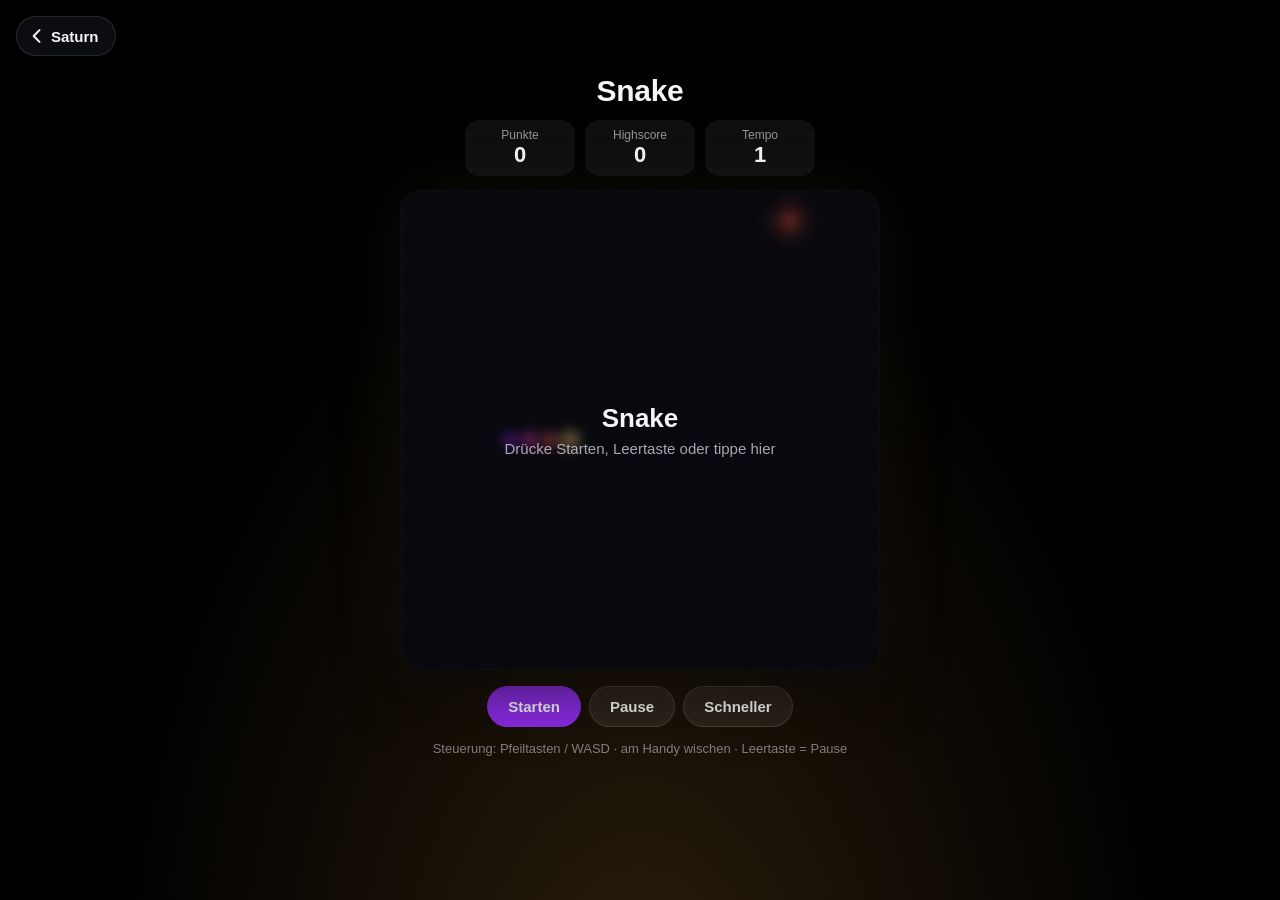
<file: 3mmooo.de/snake.html>
<!DOCTYPE html>
<html lang="de">
<head>
<meta charset="utf-8">
<meta name="viewport" content="width=device-width, initial-scale=1, viewport-fit=cover">
<title>Snake – 3mmooo.de</title>
<meta name="description" content="Snake im Browser auf 3mmooo.de – mit Highscore, Tempo-Stufen und Wischsteuerung fürs Handy.">
<meta name="theme-color" content="#000000">
<link rel="icon" href="favicon.svg" type="image/svg+xml">
<link rel="canonical" href="https://3mmooo.de/snake.html">
<style>
  :root {
    --font: -apple-system, BlinkMacSystemFont, "SF Pro Display", "Inter", "Segoe UI", Roboto, sans-serif;
    --accent: #e9d29a;
    --violet: #8a2be2;
    color-scheme: dark;
  }
  * { box-sizing: border-box; }
  html, body { margin: 0; min-height: 100%; }
  body {
    font-family: var(--font);
    color: #f5f5f7;
    background: radial-gradient(ellipse at 50% 120%, #2a1d0c 0%, #000 60%) fixed, #000;
    display: flex;
    flex-direction: column;
    align-items: center;
    padding: max(16px, env(safe-area-inset-top)) 16px 24px;
    -webkit-font-smoothing: antialiased;
    overscroll-behavior: none;
  }
  a.back {
    align-self: flex-start;
    display: inline-flex;
    align-items: center;
    gap: 4px;
    padding: 9px 16px 9px 10px;
    border-radius: 999px;
    border: 1px solid rgba(255, 255, 255, 0.12);
    background: rgba(22, 24, 32, 0.55);
    color: inherit;
    text-decoration: none;
    font-weight: 600;
    font-size: 15px;
  }
  a.back svg { width: 20px; height: 20px; }
  h1 { margin: 18px 0 4px; font-size: 30px; letter-spacing: -0.01em; }
  .scores { display: flex; gap: 10px; margin: 8px 0 14px; }
  .scores div {
    padding: 8px 16px;
    border-radius: 14px;
    background: rgba(255, 255, 255, 0.06);
    text-align: center;
    min-width: 110px;
  }
  .scores span { display: block; font-size: 12px; color: rgba(235, 235, 245, 0.6); }
  .scores b { font-size: 22px; font-variant-numeric: tabular-nums; }
  .board { position: relative; width: min(92vw, 480px); aspect-ratio: 1; }
  canvas {
    width: 100%;
    height: 100%;
    display: block;
    border-radius: 22px;
    background: #0b0c12;
    border: 1px solid rgba(255, 255, 255, 0.1);
    box-shadow: 0 20px 60px rgba(0, 0, 0, 0.6), 0 0 80px rgba(233, 210, 154, 0.08);
    touch-action: none;
  }
  .overlay {
    position: absolute;
    inset: 0;
    display: grid;
    place-content: center;
    text-align: center;
    gap: 6px;
    border-radius: 22px;
    background: rgba(5, 6, 10, 0.6);
    backdrop-filter: blur(6px);
    -webkit-backdrop-filter: blur(6px);
    transition: opacity 0.25s;
  }
  .overlay.hidden { opacity: 0; pointer-events: none; }
  .overlay strong { font-size: 26px; }
  .overlay p { margin: 0; color: rgba(235, 235, 245, 0.7); font-size: 15px; }
  .controls { display: flex; flex-wrap: wrap; justify-content: center; gap: 8px; margin-top: 16px; }
  button {
    font: inherit;
    font-weight: 600;
    font-size: 15px;
    padding: 11px 20px;
    border-radius: 999px;
    border: 1px solid rgba(255, 255, 255, 0.12);
    background: rgba(255, 255, 255, 0.08);
    color: inherit;
    cursor: pointer;
    transition: background 0.2s;
  }
  button:hover { background: rgba(255, 255, 255, 0.16); }
  button.primary { background: var(--violet); border-color: transparent; }
  button.primary:hover { background: #9d4dee; }
  .help { margin-top: 14px; font-size: 13px; color: rgba(235, 235, 245, 0.5); text-align: center; }
</style>
</head>
<body>
  <a class="back" href="index.html#saturn">
    <svg viewBox="0 0 24 24" aria-hidden="true"><path d="m15 5-7 7 7 7" fill="none" stroke="currentColor" stroke-width="2.4" stroke-linecap="round" stroke-linejoin="round"/></svg>
    Saturn
  </a>
  <h1>Snake</h1>
  <div class="scores">
    <div><span>Punkte</span><b id="score">0</b></div>
    <div><span>Highscore</span><b id="highscore">0</b></div>
    <div><span>Tempo</span><b id="speed">1</b></div>
  </div>

  <div class="board">
    <canvas id="game" width="480" height="480" aria-label="Snake-Spielfeld"></canvas>
    <div class="overlay" id="overlay">
      <strong id="ov-title">Snake</strong>
      <p id="ov-text">Drücke Starten, Leertaste oder tippe hier</p>
    </div>
  </div>

  <div class="controls">
    <button class="primary" id="start">Starten</button>
    <button id="pause">Pause</button>
    <button id="faster">Schneller</button>
  </div>
  <p class="help">Steuerung: Pfeiltasten / WASD · am Handy wischen · Leertaste = Pause</p>

<script>
(() => {
  const canvas = document.getElementById('game');
  const ctx = canvas.getContext('2d');
  const CELLS = 24;
  const SIZE = canvas.width / CELLS;
  const SPEEDS = [150, 125, 105, 88, 74, 62, 52]; // ms pro Schritt
  const $ = (id) => document.getElementById(id);

  let highscore = 0;
  try { highscore = Number(localStorage.getItem('snake-highscore') || localStorage.getItem('highscore')) || 0; } catch (e) {}
  $('highscore').textContent = highscore;

  let snake, dir, queue, apple, score, speedLevel = 0, running = false, over = false, last = 0, acc = 0, raf = 0;

  function reset() {
    snake = [{ x: 8, y: 12 }, { x: 7, y: 12 }, { x: 6, y: 12 }, { x: 5, y: 12 }];
    dir = { x: 1, y: 0 };
    queue = [];
    score = 0;
    over = false;
    $('score').textContent = 0;
    placeApple();
  }

  function placeApple() {
    do {
      apple = { x: Math.floor(Math.random() * CELLS), y: Math.floor(Math.random() * CELLS) };
    } while (snake.some((s) => s.x === apple.x && s.y === apple.y));
  }

  function showOverlay(title, text) {
    $('ov-title').textContent = title;
    $('ov-text').textContent = text;
    $('overlay').classList.remove('hidden');
  }

  function start() {
    if (running) return;
    if (over || !snake) reset();
    running = true;
    $('overlay').classList.add('hidden');
    $('pause').textContent = 'Pause';
    last = performance.now();
    acc = 0;
    raf = requestAnimationFrame(loop);
  }

  function pause() {
    if (over || !snake) return;
    if (running) {
      running = false;
      cancelAnimationFrame(raf);
      $('pause').textContent = 'Weiter';
      showOverlay('Pause', 'Weiter mit Leertaste oder Tippen');
    } else {
      start();
    }
  }

  function faster() {
    speedLevel = (speedLevel + 1) % SPEEDS.length;
    $('speed').textContent = speedLevel + 1;
    $('faster').textContent = speedLevel === SPEEDS.length - 1 ? 'Langsamer' : 'Schneller';
  }

  function gameOver() {
    running = false;
    over = true;
    cancelAnimationFrame(raf);
    showOverlay('Game Over', `${score} Punkte – nochmal? Tippe oder drücke Leertaste`);
    $('start').textContent = 'Neustart';
  }

  function step() {
    if (queue.length) dir = queue.shift();
    const head = {
      x: (snake[0].x + dir.x + CELLS) % CELLS,   // Rand: auf der anderen Seite wieder raus
      y: (snake[0].y + dir.y + CELLS) % CELLS,
    };
    const eats = head.x === apple.x && head.y === apple.y;
    const body = eats ? snake : snake.slice(0, -1);
    if (body.some((s) => s.x === head.x && s.y === head.y)) return gameOver();
    snake.unshift(head);
    if (eats) {
      score++;
      $('score').textContent = score;
      if (score > highscore) {
        highscore = score;
        $('highscore').textContent = highscore;
        try { localStorage.setItem('snake-highscore', highscore); } catch (e) {}
      }
      placeApple();
    } else {
      snake.pop();
    }
  }

  function draw() {
    ctx.clearRect(0, 0, canvas.width, canvas.height);
    // dezentes Raster
    ctx.fillStyle = 'rgba(255,255,255,0.025)';
    for (let x = 0; x < CELLS; x++) for (let y = 0; y < CELLS; y++) if ((x + y) % 2) ctx.fillRect(x * SIZE, y * SIZE, SIZE, SIZE);

    // Apfel (leuchtend)
    const ax = apple.x * SIZE + SIZE / 2, ay = apple.y * SIZE + SIZE / 2;
    const g = ctx.createRadialGradient(ax, ay, 0, ax, ay, SIZE * 1.4);
    g.addColorStop(0, 'rgba(255,90,70,0.55)');
    g.addColorStop(1, 'rgba(255,90,70,0)');
    ctx.fillStyle = g;
    ctx.fillRect(ax - SIZE * 1.5, ay - SIZE * 1.5, SIZE * 3, SIZE * 3);
    ctx.fillStyle = '#ff5a46';
    ctx.beginPath();
    ctx.arc(ax, ay, SIZE * 0.38, 0, Math.PI * 2);
    ctx.fill();

    // Schlange: Verlauf von Gold zu Lila
    snake.forEach((s, i) => {
      const t = i / Math.max(1, snake.length - 1);
      ctx.fillStyle = `hsl(${(42 - t * 130 + 360) % 360}, 75%, ${70 - t * 18}%)`;
      const pad = i === 0 ? 1 : 2;
      ctx.beginPath();
      ctx.roundRect(s.x * SIZE + pad, s.y * SIZE + pad, SIZE - pad * 2, SIZE - pad * 2, 6);
      ctx.fill();
    });
  }

  function loop(now) {
    if (!running) return;
    acc += now - last;
    last = now;
    while (acc >= SPEEDS[speedLevel] && running) {
      acc -= SPEEDS[speedLevel];
      step();
    }
    draw();
    if (running) raf = requestAnimationFrame(loop);
  }

  function turn(x, y) {
    const lastDir = queue.length ? queue[queue.length - 1] : dir;
    if (lastDir.x === -x && lastDir.y === -y) return;   // nicht umdrehen
    if (lastDir.x === x && lastDir.y === y) return;
    if (queue.length < 3) queue.push({ x, y });
  }

  const KEYS = {
    ArrowLeft: [-1, 0], ArrowRight: [1, 0], ArrowUp: [0, -1], ArrowDown: [0, 1],
    a: [-1, 0], d: [1, 0], w: [0, -1], s: [0, 1],
  };
  document.addEventListener('keydown', (e) => {
    const k = KEYS[e.key.length === 1 ? e.key.toLowerCase() : e.key];
    if (k) {
      e.preventDefault();
      if (!running && !over) start();
      turn(...k);
    } else if (e.key === ' ') {
      e.preventDefault();
      running ? pause() : start();
    }
  });

  // Wischen auf dem Handy
  let touch = null, lastTouch = 0;
  const board = document.querySelector('.board');
  board.addEventListener('touchstart', (e) => { touch = e.touches[0]; }, { passive: true });
  board.addEventListener('touchmove', (e) => e.preventDefault(), { passive: false });
  board.addEventListener('touchend', (e) => {
    if (!touch) return;
    lastTouch = Date.now();
    const t = e.changedTouches[0];
    const dx = t.clientX - touch.clientX, dy = t.clientY - touch.clientY;
    touch = null;
    if (Math.max(Math.abs(dx), Math.abs(dy)) < 24) { running ? pause() : start(); return; }
    if (!running) start();
    Math.abs(dx) > Math.abs(dy) ? turn(Math.sign(dx), 0) : turn(0, Math.sign(dy));
  });
  board.addEventListener('click', () => { if (Date.now() - lastTouch > 700 && !running) start(); });

  $('start').addEventListener('click', () => { if (running) { running = false; cancelAnimationFrame(raf); } over = true; start(); $('start').textContent = 'Neustart'; });
  $('pause').addEventListener('click', pause);
  $('faster').addEventListener('click', faster);

  reset();
  draw();
})();
</script>
</body>
</html>
</file>
<file: 3mmooo.de/css/style.css>
:root {
  --font: -apple-system, BlinkMacSystemFont, "SF Pro Display", "Inter", "Segoe UI", Roboto, "Helvetica Neue", Arial, sans-serif;
  --glass: rgba(22, 24, 32, 0.55);
  --glass-border: rgba(255, 255, 255, 0.12);
  --text: #f5f5f7;
  --muted: rgba(235, 235, 245, 0.62);
  --accent: #8a2be2;
  --panel-w: 420px;
  --sheet-h: 54vh;
  --ease: cubic-bezier(0.32, 0.72, 0, 1);
  color-scheme: dark;
}

* { box-sizing: border-box; }

html, body {
  margin: 0;
  height: 100%;
  overflow: hidden;
  background: #000;
  color: var(--text);
  font-family: var(--font);
  -webkit-font-smoothing: antialiased;
  -webkit-tap-highlight-color: transparent;
}

#scene {
  position: fixed;
  inset: 0;
  width: 100%;
  height: 100%;
  display: block;
  touch-action: none;
  outline: none;
}

button { font: inherit; color: inherit; }

/* ---------- Labels unter den Planeten ---------- */
#labels {
  position: fixed;
  inset: 0;
  pointer-events: none;
  transition: opacity 0.6s ease;
}
.focused #labels { opacity: 0; }
.focused #labels .label { pointer-events: none; }

.label {
  pointer-events: auto;
  background: none;
  border: 0;
  padding: 4px 8px;
  margin-top: 6px;
  display: flex;
  flex-direction: column;
  align-items: center;
  gap: 1px;
  cursor: pointer;
  text-shadow: 0 1px 6px rgba(0, 0, 0, 0.9);
  transition: transform 0.25s var(--ease), opacity 0.3s;
  white-space: nowrap;
}
.label .n {
  font-size: 12px;
  font-weight: 600;
  letter-spacing: 0.02em;
  color: rgba(255, 255, 255, 0.92);
}
.label .s {
  font-size: 10px;
  font-weight: 600;
  letter-spacing: 0.08em;
  text-transform: uppercase;
  color: var(--accent);
  filter: brightness(1.15);
}
.label.minor .n { color: rgba(255, 255, 255, 0.55); font-weight: 500; }
.label.secret { display: none; }
.label:hover, .label.hover { transform: scale(1.12); }
.label:focus-visible { outline: 2px solid var(--accent); border-radius: 8px; }

/* ---------- Sperrbildschirm-Uhr ---------- */
#lock {
  position: fixed;
  top: max(28px, env(safe-area-inset-top));
  left: 0;
  right: 0;
  text-align: center;
  pointer-events: none;
  transition: opacity 0.7s ease, transform 0.9s var(--ease);
  opacity: 0;
  transform: translateY(-12px);
}
.ready #lock { opacity: 1; transform: none; }
.focused #lock { opacity: 0; transform: translateY(-30px) scale(0.96); }
#lock p { margin: 0; }
#lock .date {
  font-size: 17px;
  font-weight: 600;
  color: rgba(255, 255, 255, 0.85);
  letter-spacing: 0.01em;
}
#lock .time {
  font-size: clamp(64px, 12vw, 112px);
  font-weight: 700;
  line-height: 1;
  letter-spacing: -0.02em;
  font-variant-numeric: tabular-nums;
  background: linear-gradient(180deg, #fff 30%, rgba(255, 255, 255, 0.72));
  -webkit-background-clip: text;
  background-clip: text;
  color: transparent;
  margin-top: 2px !important;
}
#lock .brand {
  margin: 8px 0 0;
  line-height: 0;
  color: rgba(255, 255, 255, 0.92);
}
#lock .logo {
  width: clamp(130px, 13vw, 170px);
  height: auto;
  aspect-ratio: 168 / 40;
  filter: drop-shadow(0 2px 10px rgba(0, 0, 0, 0.7)) drop-shadow(0 0 18px rgba(255, 120, 80, 0.18));
}

/* ---------- Zurück-Button ---------- */
#back {
  position: fixed;
  top: max(18px, env(safe-area-inset-top));
  left: max(16px, env(safe-area-inset-left));
  display: flex;
  align-items: center;
  gap: 4px;
  padding: 9px 16px 9px 10px;
  border-radius: 999px;
  border: 1px solid var(--glass-border);
  background: var(--glass);
  -webkit-backdrop-filter: blur(20px) saturate(160%);
  backdrop-filter: blur(20px) saturate(160%);
  font-size: 15px;
  font-weight: 600;
  cursor: pointer;
  opacity: 0;
  transform: translateX(-12px);
  pointer-events: none;
  transition: opacity 0.4s ease, transform 0.5s var(--ease), background 0.2s;
}
#back svg { width: 20px; height: 20px; }
.focused #back { opacity: 1; transform: none; pointer-events: auto; }
#back:hover { background: rgba(40, 42, 54, 0.7); }

/* ---------- Ansicht zurücksetzen ---------- */
#toolbar {
  position: fixed;
  top: max(18px, env(safe-area-inset-top));
  right: max(16px, env(safe-area-inset-right));
  display: flex;
  gap: 8px;
  z-index: 4;
  opacity: 0;
  transition: opacity 0.5s ease;
}
.ready #toolbar { opacity: 1; }
.focused #toolbar { opacity: 0; pointer-events: none; }
.tool-btn {
  width: 44px;
  height: 44px;
  display: grid;
  place-items: center;
  border-radius: 50%;
  border: 1px solid var(--glass-border);
  background: var(--glass);
  -webkit-backdrop-filter: blur(20px) saturate(160%);
  backdrop-filter: blur(20px) saturate(160%);
  font-size: 13px;
  font-weight: 700;
  letter-spacing: 0.04em;
  cursor: pointer;
  transition: background 0.2s;
}
.tool-btn:hover { background: rgba(40, 42, 54, 0.75); }
.tool-btn:focus-visible { outline: 2px solid var(--accent); outline-offset: 2px; }
.tool-btn svg { width: 22px; height: 22px; }
#sound-btn .ico-on { display: none; }
#sound-btn.on .ico-on { display: block; }
#sound-btn.on .ico-off { display: none; }
#sound-btn.on { color: #ffc861; }
#recenter {
  width: 44px;
  height: 44px;
  display: grid;
  place-items: center;
  border-radius: 50%;
  border: 1px solid var(--glass-border);
  background: var(--glass);
  -webkit-backdrop-filter: blur(20px) saturate(160%);
  backdrop-filter: blur(20px) saturate(160%);
  cursor: pointer;
  opacity: 0;
  pointer-events: none;
  transform: scale(0.8);
  transition: opacity 0.3s, transform 0.3s var(--ease);
}
#recenter svg { width: 22px; height: 22px; }
.off-center:not(.focused) #recenter { opacity: 1; pointer-events: auto; transform: none; }
body:not(.off-center) #recenter, .focused #recenter { display: none; }

/* ---------- Zeitreise ---------- */
#travel-btn {
  position: fixed;
  top: max(18px, env(safe-area-inset-top));
  left: max(16px, env(safe-area-inset-left));
  display: flex;
  align-items: center;
  gap: 6px;
  height: 44px;
  padding: 0 16px 0 12px;
  border-radius: 999px;
  border: 1px solid var(--glass-border);
  background: var(--glass);
  -webkit-backdrop-filter: blur(20px) saturate(160%);
  backdrop-filter: blur(20px) saturate(160%);
  font-size: 14px;
  font-weight: 600;
  cursor: pointer;
  opacity: 0;
  pointer-events: none;
  transition: opacity 0.4s ease, background 0.2s;
  z-index: 4;
}
#travel-btn svg { width: 20px; height: 20px; }
.ready:not(.focused) #travel-btn { opacity: 1; pointer-events: auto; }
.traveling #travel-btn { background: rgba(255, 200, 97, 0.18); border-color: rgba(255, 200, 97, 0.5); color: #ffd98a; }
#travel-btn:focus-visible { outline: 2px solid var(--accent); outline-offset: 2px; }
@media (max-width: 480px) {
  #travel-btn { width: 44px; padding: 0; justify-content: center; }
  #travel-btn span { display: none; }
}

#travelbar {
  pointer-events: auto;
  width: min(460px, calc(100vw - 32px));
  display: flex;
  flex-direction: column;
  gap: 10px;
  padding: 14px 16px 10px;
  border-radius: 22px;
  border: 1px solid var(--glass-border);
  background: var(--glass);
  -webkit-backdrop-filter: blur(20px) saturate(160%);
  backdrop-filter: blur(20px) saturate(160%);
}
#travelbar[hidden] { display: none; }
.travel-row { display: flex; align-items: center; justify-content: space-between; gap: 10px; }
#travel-hint { font-size: 13.5px; font-weight: 600; color: rgba(255, 255, 255, 0.82); }
#travel-close {
  width: 32px; height: 32px; flex: none;
  display: grid; place-items: center;
  border: 0; border-radius: 50%;
  background: rgba(255, 255, 255, 0.1);
  cursor: pointer;
}
#travel-close svg { width: 14px; height: 14px; }
#travel-date {
  flex: 1;
  min-width: 0;
  font: 600 15px var(--font);
  color: var(--text);
  padding: 9px 12px;
  border-radius: 12px;
  border: 1px solid var(--glass-border);
  background: rgba(255, 255, 255, 0.07);
  color-scheme: dark;
}
#travel-today {
  padding: 9px 14px;
  border-radius: 999px;
  border: 1px solid var(--glass-border);
  background: rgba(255, 255, 255, 0.08);
  font-size: 14px;
  font-weight: 600;
  cursor: pointer;
}
#travel-range { width: 100%; accent-color: #ffc861; margin: 2px 0 0; }
.travel-scale { display: flex; justify-content: space-between; font-size: 11px; color: var(--muted); font-variant-numeric: tabular-nums; margin-top: -4px; }
.traveling #hint { display: none; }
.traveling #lock .time { background: linear-gradient(180deg, #ffe2a3 20%, #ffb347); -webkit-background-clip: text; background-clip: text; }
#recenter:focus-visible { outline: 2px solid var(--accent); outline-offset: 2px; }

/* ---------- Hinweis & Dock ---------- */
#bottom {
  position: fixed;
  left: 0;
  right: 0;
  bottom: max(18px, env(safe-area-inset-bottom));
  display: flex;
  flex-direction: column;
  align-items: center;
  gap: 12px;
  pointer-events: none;
  transition: opacity 0.5s ease, transform 0.6s var(--ease);
  opacity: 0;
}
.ready #bottom { opacity: 1; }
.focused #bottom { opacity: 0; transform: translateY(20px); }
.focused #bottom * { pointer-events: none !important; }

#hint {
  margin: 0;
  font-size: 14px;
  font-weight: 500;
  color: rgba(255, 255, 255, 0.7);
  animation: pulse 2.6s ease-in-out infinite;
  transition: opacity 0.6s ease;
}
#hint.hidden { opacity: 0; animation: none; }
@keyframes pulse { 50% { opacity: 0.35; } }

#dock {
  pointer-events: auto;
  display: flex;
  gap: 6px;
  padding: 6px;
  max-width: calc(100vw - 24px);
  overflow-x: auto;
  scrollbar-width: none;
  border-radius: 999px;
  border: 1px solid var(--glass-border);
  background: var(--glass);
  -webkit-backdrop-filter: blur(20px) saturate(160%);
  backdrop-filter: blur(20px) saturate(160%);
}
#dock::-webkit-scrollbar { display: none; }
.dock-item {
  flex: none;
  display: flex;
  align-items: center;
  gap: 7px;
  padding: 8px 14px;
  border: 0;
  border-radius: 999px;
  background: transparent;
  font-size: 13px;
  font-weight: 600;
  cursor: pointer;
  transition: background 0.2s;
  white-space: nowrap;
}
.dock-item:hover, .dock-item:focus-visible { background: rgba(255, 255, 255, 0.1); outline: none; }
.dot {
  width: 8px;
  height: 8px;
  border-radius: 50%;
  background: var(--accent);
  box-shadow: 0 0 10px var(--accent);
  flex: none;
}

/* ---------- Panel ---------- */
#panel {
  position: fixed;
  top: 16px;
  right: 16px;
  bottom: 16px;
  width: var(--panel-w);
  pointer-events: none;
  opacity: 0;
  transform: translateX(40px);
  transition: opacity 0.45s ease, transform 0.6s var(--ease);
  z-index: 5;
}
.focused #panel {
  opacity: 1;
  transform: none;
  pointer-events: auto;
  transition-delay: 0.35s;
}
.panel-inner {
  position: relative;
  max-height: 100%;
  overflow-y: auto;
  overscroll-behavior: contain;
  padding: 26px 24px 20px;
  border-radius: 28px;
  border: 1px solid var(--glass-border);
  background: var(--glass);
  -webkit-backdrop-filter: blur(28px) saturate(170%);
  backdrop-filter: blur(28px) saturate(170%);
  box-shadow: 0 20px 60px rgba(0, 0, 0, 0.45);
  scrollbar-width: thin;
  scrollbar-color: rgba(255, 255, 255, 0.2) transparent;
}
/* Schließen-Knopf: liegt über dem scrollenden Inhalt, großzügige Trefferfläche */
#panel .close {
  position: absolute;
  top: 12px;
  right: 12px;
  z-index: 3;
  width: 44px;
  height: 44px;
  display: grid;
  place-items: center;
  border: 1px solid var(--glass-border);
  border-radius: 50%;
  background: rgba(40, 42, 54, 0.85);
  -webkit-backdrop-filter: blur(12px);
  backdrop-filter: blur(12px);
  cursor: pointer;
  touch-action: manipulation;
  transition: background 0.2s, transform 0.2s var(--ease);
}
#panel .close::after { content: ""; position: absolute; inset: -10px; border-radius: 50%; }
#panel .close svg { width: 18px; height: 18px; }
#panel .close:hover { background: rgba(70, 72, 88, 0.95); }
#panel .close:active { transform: scale(0.92); }
#panel .close:focus-visible { outline: 2px solid var(--accent); outline-offset: 2px; }
#panel .grip { display: none; }
#panel.dragging { transition: none !important; }

.eyebrow {
  margin: 0 52px 2px 0;
  font-size: 13px;
  font-weight: 700;
  letter-spacing: 0.12em;
  text-transform: uppercase;
  color: var(--accent);
  filter: brightness(1.15);
}
#panel h2 {
  margin: 0 52px 12px 0;
  font-size: 32px;
  font-weight: 700;
  letter-spacing: -0.01em;
  line-height: 1.1;
}
#panel h3 {
  margin: 18px 0 6px;
  font-size: 15px;
  font-weight: 700;
}
.text p { margin: 0 0 10px; font-size: 15.5px; line-height: 1.5; color: rgba(255, 255, 255, 0.86); }
.text .note { font-size: 13px; color: var(--muted); }
.text a { color: var(--accent); filter: brightness(1.2); }
.text code { font-size: 0.9em; background: rgba(255, 255, 255, 0.08); padding: 1px 5px; border-radius: 5px; }
.timeline {
  list-style: none;
  margin: 4px 0 12px;
  padding: 0 0 0 14px;
  border-left: 2px solid color-mix(in srgb, var(--accent) 45%, transparent);
  display: flex;
  flex-direction: column;
  gap: 10px;
}
.timeline li { position: relative; font-size: 14.5px; line-height: 1.45; color: rgba(255, 255, 255, 0.86); }
.timeline li::before {
  content: "";
  position: absolute;
  left: -20px;
  top: 6px;
  width: 10px;
  height: 10px;
  border-radius: 50%;
  background: var(--accent);
  box-shadow: 0 0 8px var(--accent);
}
.timeline span {
  display: block;
  font-size: 11.5px;
  font-weight: 700;
  letter-spacing: 0.08em;
  text-transform: uppercase;
  color: var(--muted);
}
.text strong { color: #fff; }

.chips { display: flex; flex-wrap: wrap; gap: 6px; margin: 6px 0 4px; }
.chips span {
  font-size: 12.5px;
  font-weight: 600;
  padding: 5px 10px;
  border-radius: 999px;
  background: rgba(255, 255, 255, 0.08);
  border: 1px solid rgba(255, 255, 255, 0.08);
}

.links { display: flex; flex-direction: column; gap: 8px; margin: 14px 0 6px; }
.link-card {
  display: flex;
  align-items: center;
  gap: 12px;
  width: 100%;
  padding: 13px 14px;
  border-radius: 16px;
  border: 1px solid rgba(255, 255, 255, 0.07);
  background: rgba(255, 255, 255, 0.06);
  color: inherit;
  text-decoration: none;
  text-align: left;
  cursor: pointer;
  transition: background 0.2s, transform 0.2s var(--ease);
}
a.link-card:hover, button.link-card:hover { background: rgba(255, 255, 255, 0.12); transform: translateY(-1px); }
.link-card:focus-visible { outline: 2px solid var(--accent); outline-offset: 2px; }
.link-card svg { width: 18px; height: 18px; flex: none; color: var(--muted); }
.lc-text { flex: 1; display: flex; flex-direction: column; gap: 2px; min-width: 0; }
.lc-text .t { font-size: 15px; font-weight: 600; }
.lc-text .d { font-size: 13px; color: var(--muted); }
.link-card.soon { cursor: default; }
.link-card.highlight {
  border-color: color-mix(in srgb, var(--accent) 55%, transparent);
  background: color-mix(in srgb, var(--accent) 16%, transparent);
}
.link-card.highlight .t { color: #fff; }
.badge {
  flex: none;
  font-size: 11px;
  font-weight: 600;
  padding: 4px 8px;
  border-radius: 999px;
  color: var(--accent);
  background: rgba(255, 255, 255, 0.07);
}

.facts {
  display: grid;
  grid-template-columns: 1fr 1fr;
  gap: 8px;
  margin: 16px 0 0;
}
.facts div {
  padding: 10px 12px;
  border-radius: 14px;
  background: rgba(255, 255, 255, 0.045);
}
.facts dt { font-size: 11.5px; color: var(--muted); margin-bottom: 2px; }
.facts dd { margin: 0; font-size: 15px; font-weight: 600; font-variant-numeric: tabular-nums; }

.pager {
  display: flex;
  justify-content: space-between;
  gap: 8px;
  margin-top: 18px;
  padding-top: 14px;
  border-top: 1px solid rgba(255, 255, 255, 0.08);
}
.pager button {
  display: flex;
  align-items: center;
  gap: 6px;
  border: 0;
  background: none;
  padding: 6px 8px;
  border-radius: 10px;
  font-size: 14px;
  font-weight: 600;
  color: var(--muted);
  cursor: pointer;
}
.pager button:hover { color: #fff; background: rgba(255, 255, 255, 0.07); }
.pager .arrow { font-size: 20px; line-height: 1; }

/* ---------- Handy: Panel als Bottom-Sheet ---------- */
@media (max-width: 759px) {
  #panel {
    top: auto;
    left: 8px;
    right: 8px;
    bottom: max(8px, env(safe-area-inset-bottom));
    width: auto;
    height: calc(var(--sheet-h) - 8px);
    transform: translateY(60px);
  }
  .focused #panel { transform: translateY(var(--drag, 0px)); }
  #panel .grip {
    display: block;
    position: absolute;
    top: 0;
    left: 50%;
    width: 120px;
    height: 26px;
    transform: translateX(-50%);
    z-index: 2;
  }
  #panel .grip::before {
    content: "";
    position: absolute;
    top: 8px;
    left: 50%;
    width: 40px;
    height: 5px;
    margin-left: -20px;
    border-radius: 3px;
    background: rgba(255, 255, 255, 0.3);
  }
  #panel .close { top: 10px; right: 10px; }
  .label.minor, .label.inner { display: none; }
  .panel-inner { height: 100%; padding: 22px 18px 16px; border-radius: 26px; }
  #panel h2 { font-size: 26px; }
  #lock { top: calc(max(18px, env(safe-area-inset-top)) + 54px); }
  #lock .date { font-size: 15px; }
}

/* ---------- Toast (Easter Eggs) ---------- */
#toast {
  position: fixed;
  top: calc(max(18px, env(safe-area-inset-top)) + 56px);
  left: 50%;
  z-index: 15;
  width: min(380px, calc(100vw - 32px));
  padding: 14px 18px;
  border-radius: 20px;
  border: 1px solid rgba(255, 200, 97, 0.4);
  background: rgba(28, 24, 18, 0.82);
  -webkit-backdrop-filter: blur(22px) saturate(160%);
  backdrop-filter: blur(22px) saturate(160%);
  box-shadow: 0 16px 50px rgba(0, 0, 0, 0.5), 0 0 40px rgba(255, 180, 70, 0.15);
  cursor: pointer;
  opacity: 0;
  transform: translate(-50%, -14px) scale(0.97);
  transition: opacity 0.35s ease, transform 0.45s var(--ease);
}
#toast.show { opacity: 1; transform: translate(-50%, 0) scale(1); }
@media (min-width: 760px) { .focused #toast { left: calc((100vw - var(--panel-w) - 32px) / 2); } }
#toast strong { display: block; font-size: 16px; margin-bottom: 4px; }
#toast p { margin: 0; font-size: 14px; line-height: 1.5; color: rgba(255, 255, 255, 0.86); }
#toast small { display: block; margin-top: 8px; font-size: 12px; font-weight: 600; letter-spacing: 0.03em; color: #ffc861; }
#toast.big { border-color: rgba(178, 107, 255, 0.6); box-shadow: 0 16px 50px rgba(0, 0, 0, 0.5), 0 0 60px rgba(178, 107, 255, 0.35); }

/* ---------- Loader ---------- */
#loader {
  position: fixed;
  inset: 0;
  display: grid;
  place-items: center;
  background: #000;
  z-index: 20;
  transition: opacity 1.2s ease 0.2s, visibility 0s linear 1.4s;
}
#loader .logo {
  width: min(170px, 45vw);
  height: auto;
  aspect-ratio: 168 / 40;
  color: rgba(255, 255, 255, 0.92);
  animation: logo-breathe 2.4s ease-in-out infinite;
}
@keyframes logo-breathe { 50% { opacity: 0.55; } }
.ready #loader { opacity: 0; visibility: hidden; }

/* ---------- Ohne WebGL / JavaScript ---------- */
#fallback {
  position: absolute;
  width: 1px;
  height: 1px;
  overflow: hidden;
  clip: rect(0 0 0 0);
  clip-path: inset(50%);
  white-space: nowrap;
}
#fallback .no-webgl-only { display: none; }
.no-webgl #fallback .no-webgl-only { display: block; }
.no-webgl #fallback {
  width: auto;
  height: auto;
  clip: auto;
  clip-path: none;
  white-space: normal;
  display: block;
  position: fixed;
  inset: 0;
  overflow: auto;
  padding: 40px 24px;
  max-width: 720px;
  margin: 0 auto;
  line-height: 1.6;
  z-index: 30;
}
#fallback a { color: #b98cff; }
.no-webgl #fallback { display: block; }
.no-webgl #loader, .no-webgl #lock, .no-webgl #bottom, .no-webgl #back, .no-webgl #scene, .no-webgl #toolbar, .no-webgl #travel-btn { display: none; }

@media (prefers-reduced-motion: reduce) {
  * { animation: none !important; transition-duration: 0.01s !important; }
}
</file>
